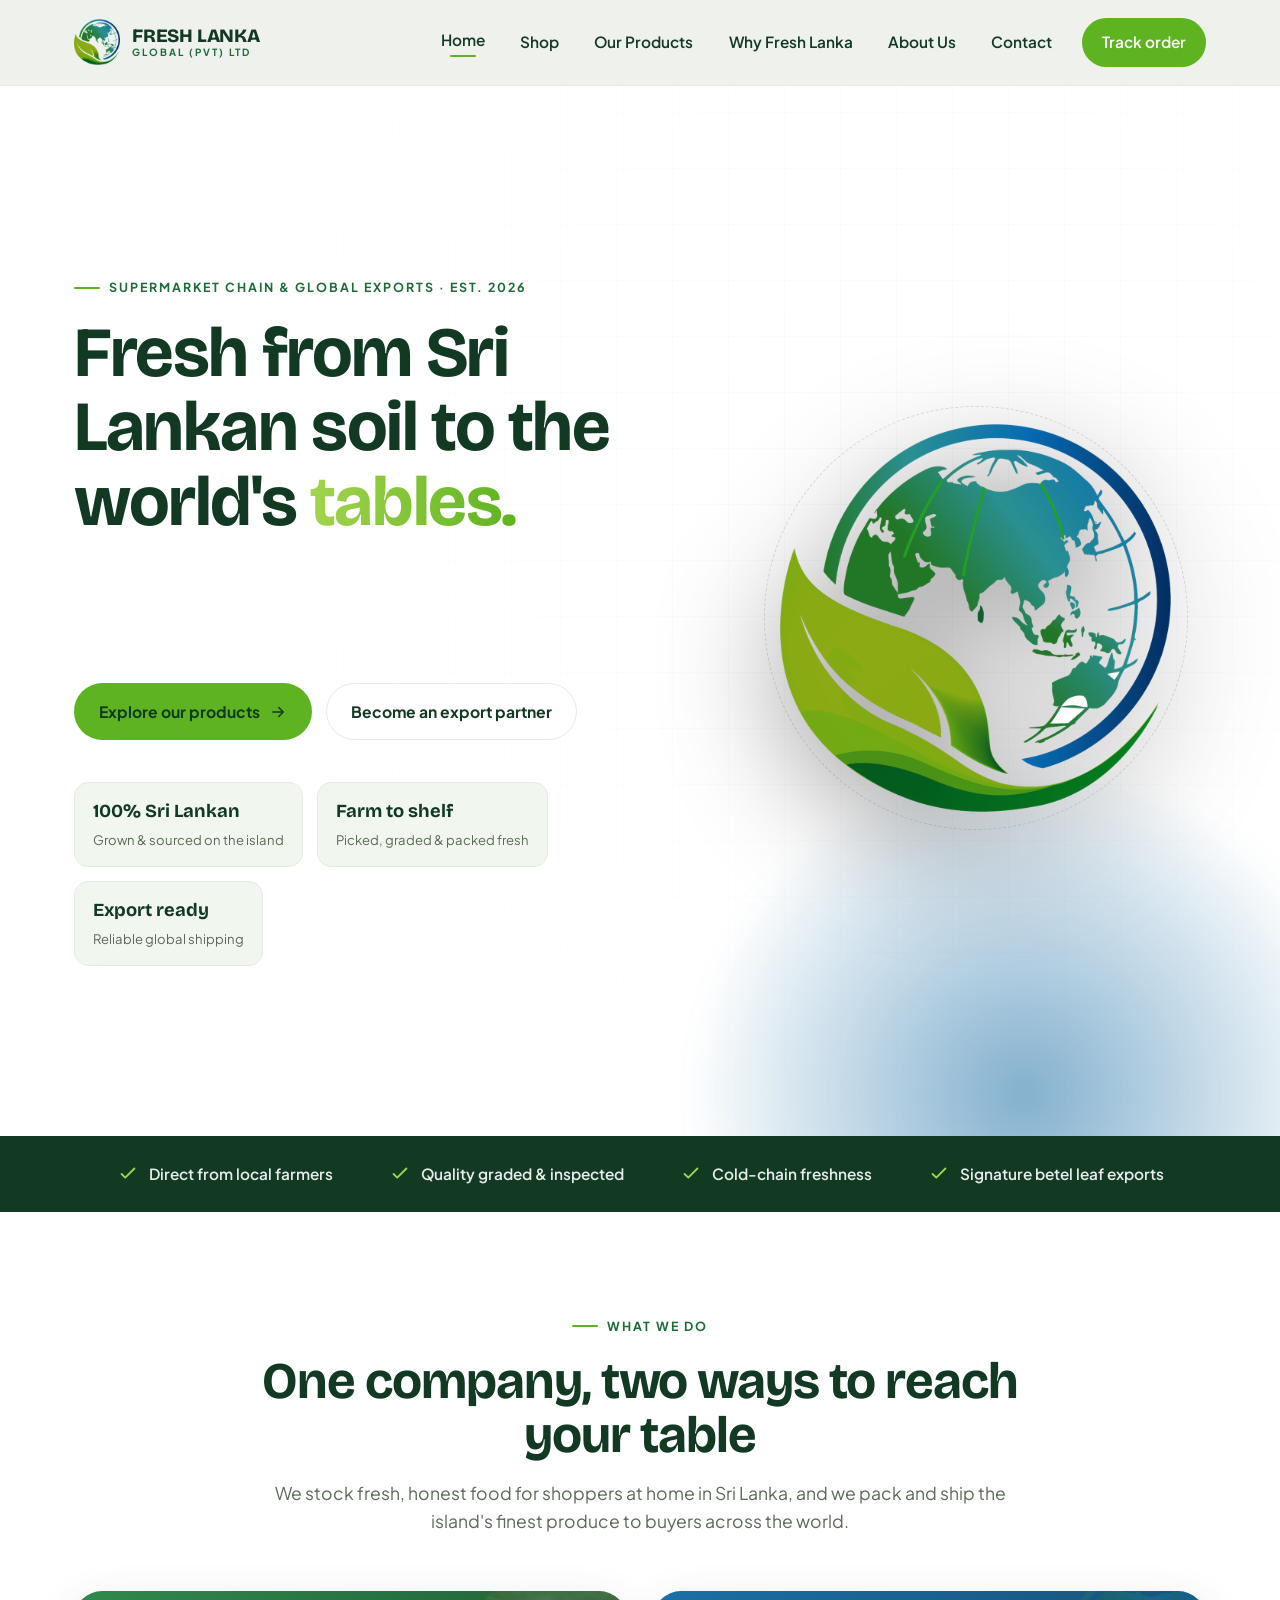
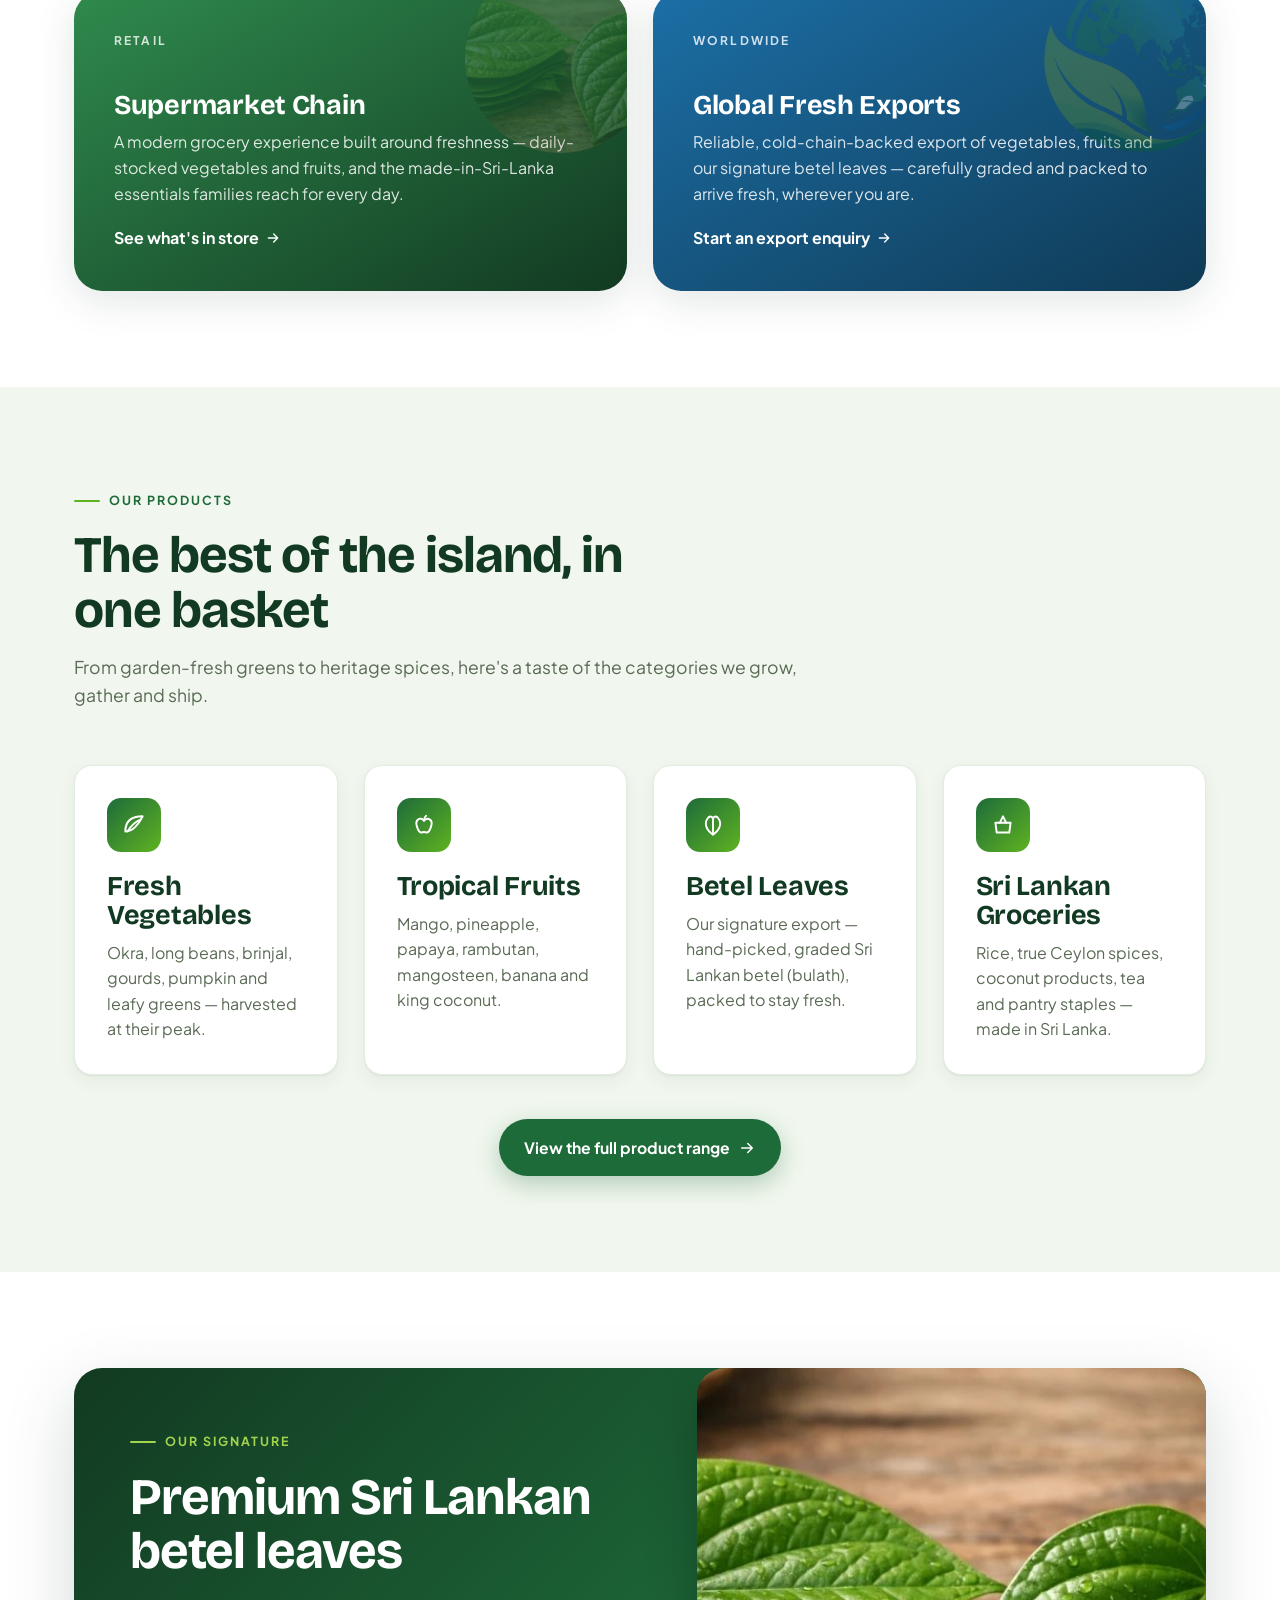
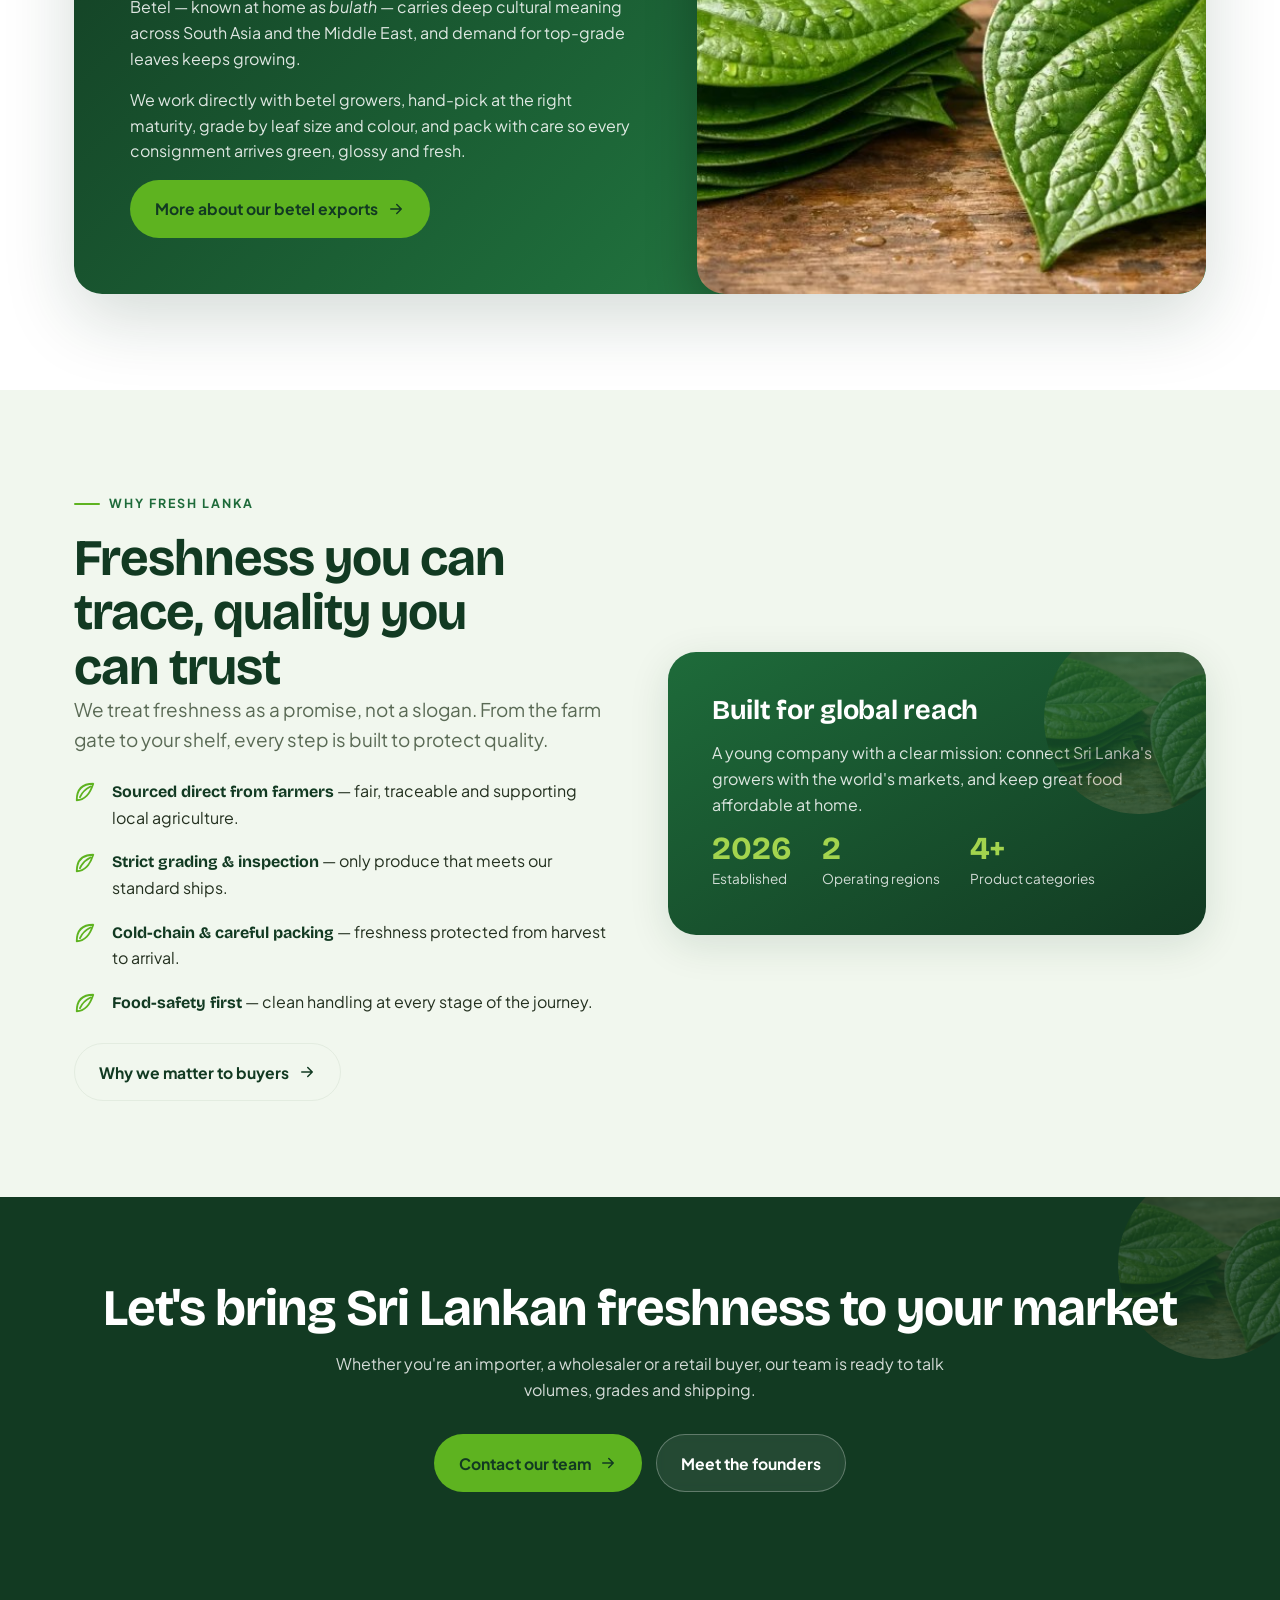
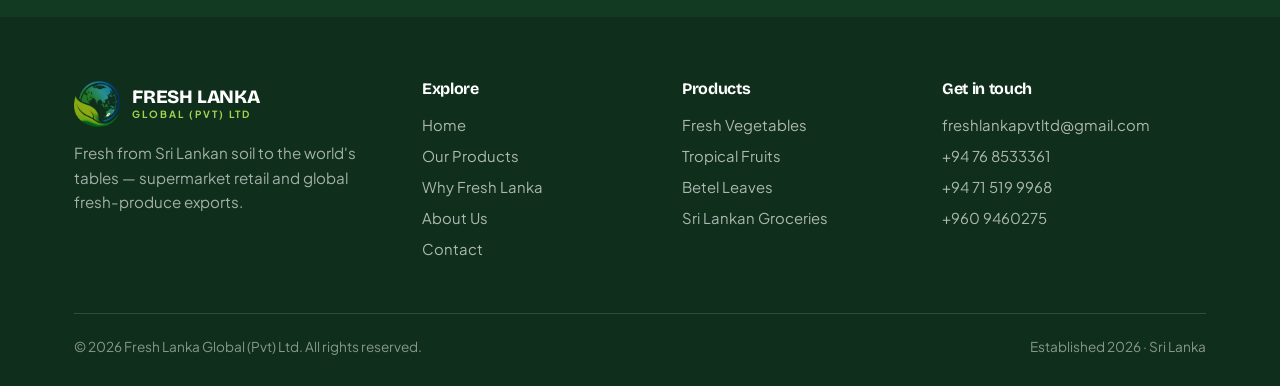
<file: index.html>
<!DOCTYPE html>
<html lang="en">
<head>
<script>document.documentElement.className+=' js'</script>
<meta charset="UTF-8">
<meta name="viewport" content="width=device-width, initial-scale=1.0">
<title>Fresh Lanka Global (Pvt) Ltd — Fresh from Sri Lanka to the World</title>
<meta name="description" content="Fresh Lanka Global (Pvt) Ltd is a Sri Lankan supermarket chain and global exporter of fresh vegetables, fruits, premium betel leaves and locally made groceries.">
<link rel="icon" href="assets/emblem.png">
<link rel="preconnect" href="https://fonts.googleapis.com">
<link rel="preconnect" href="https://fonts.gstatic.com" crossorigin>
<link href="https://fonts.googleapis.com/css2?family=Bricolage+Grotesque:opsz,wght@12..96,600;12..96,700;12..96,800&family=Plus+Jakarta+Sans:wght@400;500;600;700&display=swap" rel="stylesheet">
<link rel="stylesheet" href="styles.css">
<link rel="canonical" href="https://freshlankaglobal.com/">
<meta name="robots" content="index, follow">
<meta name="theme-color" content="#123a22">
<meta name="author" content="Fresh Lanka Global (Pvt) Ltd">
<meta property="og:type" content="website">
<meta property="og:site_name" content="Fresh Lanka Global (Pvt) Ltd">
<meta property="og:title" content="Fresh Lanka Global (Pvt) Ltd — Fresh from Sri Lanka to the World">
<meta property="og:description" content="Fresh Lanka Global (Pvt) Ltd is a Sri Lankan supermarket chain and global exporter of fresh vegetables, fruits, premium betel leaves and locally made groceries.">
<meta property="og:url" content="https://freshlankaglobal.com/">
<meta property="og:image" content="https://freshlankaglobal.com/assets/emblem.png">
<meta name="twitter:card" content="summary_large_image">
<meta name="twitter:title" content="Fresh Lanka Global (Pvt) Ltd — Fresh from Sri Lanka to the World">
<meta name="twitter:description" content="Fresh Lanka Global (Pvt) Ltd is a Sri Lankan supermarket chain and global exporter of fresh vegetables, fruits, premium betel leaves and locally made groceries.">
<meta name="twitter:image" content="https://freshlankaglobal.com/assets/emblem.png">
<script type="application/ld+json">{"@context": "https://schema.org", "@type": "Organization", "name": "Fresh Lanka Global (Pvt) Ltd", "url": "https://freshlankaglobal.com/", "logo": "https://freshlankaglobal.com/assets/emblem.png", "description": "Fresh Lanka Global (Pvt) Ltd is a Sri Lankan supermarket chain and global exporter of fresh vegetables, fruits, premium betel leaves and locally made groceries.", "foundingDate": "2026", "email": "freshlankapvtltd@gmail.com", "areaServed": ["LK", "MV"], "contactPoint": [{"@type": "ContactPoint", "telephone": "+94768533361", "contactType": "sales", "areaServed": "LK"}, {"@type": "ContactPoint", "telephone": "+9609460275", "contactType": "sales", "areaServed": "MV"}]}</script>
</head>
<body>

<header class="site-header over-dark">
  <div class="container">
    <a class="brand" href="index.html">
      <img src="assets/emblem.png" alt="Fresh Lanka emblem">
      <div class="brand-text"><b>FRESH LANKA</b><span>Global (Pvt) Ltd</span></div>
    </a>
    <button class="nav-toggle"><span></span><span></span><span></span></button>
    <nav class="nav">
      <a href="index.html" class="active">Home</a>
      <a href="shop.html">Shop</a>
      <a href="products.html">Our Products</a>
      <a href="quality.html">Why Fresh Lanka</a>
      <a href="about.html">About Us</a>
      <a href="contact.html">Contact</a>
      <a href="track.html" class="btn btn--leaf">Track order</a>
    </nav>
  </div>
</header>

<!-- HERO -->
<section class="hero">
  <div class="hero-grid"></div>
  <div class="container">
    <div class="hero-grid-cols">
      <div>
        <span class="eyebrow">Supermarket Chain &amp; Global Exports · Est. 2026</span>
        <h1>Fresh from Sri Lankan&nbsp;soil to the world's&nbsp;<em>tables.</em></h1>
        <p class="sub">Fresh Lanka Global (Pvt) Ltd brings island-grown vegetables, fruits, premium betel leaves and everyday groceries to homes across Sri Lanka — and to importers around the globe.</p>
        <div class="hero-cta">
          <a href="products.html" class="btn btn--leaf">Explore our products
            <svg viewBox="0 0 24 24" fill="none" stroke="currentColor" stroke-width="2" stroke-linecap="round" stroke-linejoin="round"><path d="M5 12h14M13 6l6 6-6 6"/></svg></a>
          <a href="contact.html" class="btn btn--on-dark">Become an export partner</a>
        </div>
        <div class="hero-stats">
          <div class="stat"><b>100% Sri Lankan</b><span>Grown &amp; sourced on the island</span></div>
          <div class="stat"><b>Farm to shelf</b><span>Picked, graded &amp; packed fresh</span></div>
          <div class="stat"><b>Export ready</b><span>Reliable global shipping</span></div>
        </div>
      </div>
      <div class="hero-emblem">
        <div class="ring"></div>
        <img src="assets/emblem.png" alt="Fresh Lanka globe and leaf emblem">
      </div>
    </div>
  </div>
</section>

<!-- TRUST -->
<div class="trust">
  <div class="container">
    <div class="item"><svg viewBox="0 0 24 24" fill="none" stroke="currentColor" stroke-width="2" stroke-linecap="round" stroke-linejoin="round"><path d="m5 12 4 4 10-10"/></svg> Direct from local farmers</div>
    <div class="item"><svg viewBox="0 0 24 24" fill="none" stroke="currentColor" stroke-width="2" stroke-linecap="round" stroke-linejoin="round"><path d="m5 12 4 4 10-10"/></svg> Quality graded &amp; inspected</div>
    <div class="item"><svg viewBox="0 0 24 24" fill="none" stroke="currentColor" stroke-width="2" stroke-linecap="round" stroke-linejoin="round"><path d="m5 12 4 4 10-10"/></svg> Cold-chain freshness</div>
    <div class="item"><svg viewBox="0 0 24 24" fill="none" stroke="currentColor" stroke-width="2" stroke-linecap="round" stroke-linejoin="round"><path d="m5 12 4 4 10-10"/></svg> Signature betel leaf exports</div>
  </div>
</div>

<!-- WHAT WE DO -->
<section class="section">
  <div class="container">
    <div class="section-head center reveal">
      <span class="eyebrow eyebrow--center">What we do</span>
      <h2>One company, two ways to reach your&nbsp;table</h2>
      <p>We stock fresh, honest food for shoppers at home in Sri Lanka, and we pack and ship the island's finest produce to buyers across the world.</p>
    </div>
    <div class="grid grid-2">
      <div class="pillar pillar--retail reveal">
        <img class="pillar-photo" src="assets/betel.jpg" alt="" aria-hidden="true">
        <span class="tag">Retail</span>
        <h3>Supermarket Chain</h3>
        <p>A modern grocery experience built around freshness — daily-stocked vegetables and fruits, and the made-in-Sri-Lanka essentials families reach for every day.</p>
        <a href="products.html">See what's in store
          <svg viewBox="0 0 24 24" fill="none" stroke="currentColor" stroke-width="2" stroke-linecap="round" stroke-linejoin="round"><path d="M5 12h14M13 6l6 6-6 6"/></svg></a>
      </div>
      <div class="pillar pillar--export reveal" data-d="1">
        <img class="pillar-photo" src="assets/emblem.png" alt="" aria-hidden="true">
        <span class="tag">Worldwide</span>
        <h3>Global Fresh Exports</h3>
        <p>Reliable, cold-chain-backed export of vegetables, fruits and our signature betel leaves — carefully graded and packed to arrive fresh, wherever you are.</p>
        <a href="contact.html">Start an export enquiry
          <svg viewBox="0 0 24 24" fill="none" stroke="currentColor" stroke-width="2" stroke-linecap="round" stroke-linejoin="round"><path d="M5 12h14M13 6l6 6-6 6"/></svg></a>
      </div>
    </div>
  </div>
</section>

<!-- PRODUCT PREVIEW -->
<section class="section" style="background:var(--paper-2)">
  <div class="container">
    <div class="section-head reveal">
      <span class="eyebrow">Our products</span>
      <h2>The best of the island, in one&nbsp;basket</h2>
      <p>From garden-fresh greens to heritage spices, here's a taste of the categories we grow, gather and ship.</p>
    </div>
    <div class="grid grid-4">
      <div class="card reveal">
        <div class="ic"><svg viewBox="0 0 24 24" fill="none" stroke="currentColor" stroke-width="1.8" stroke-linecap="round" stroke-linejoin="round"><path d="M20 4C9 4 4 9 4 18c0 0 5 0 9-4 4-4 7-10 7-10z"/><path d="M6 18C9 13 13 9 18 7"/></svg></div>
        <h3>Fresh Vegetables</h3>
        <p>Okra, long beans, brinjal, gourds, pumpkin and leafy greens — harvested at their peak.</p>
      </div>
      <div class="card reveal" data-d="1">
        <div class="ic"><svg viewBox="0 0 24 24" fill="none" stroke="currentColor" stroke-width="1.8" stroke-linecap="round" stroke-linejoin="round"><path d="M12 8c-1.5-2-4-2.5-5.5-1C5 8 4.5 10.5 5.5 13.5 6.3 16 8 19 9.5 19c1 0 1.5-.6 2.5-.6s1.5.6 2.5.6c1.5 0 3.2-3 4-5.5 1-3 .5-5.5-1-6.5C16 6 14 6 12 8z"/><path d="M12 8c0-2 .5-3.5 2-4.5"/></svg></div>
        <h3>Tropical Fruits</h3>
        <p>Mango, pineapple, papaya, rambutan, mangosteen, banana and king coconut.</p>
      </div>
      <div class="card reveal" data-d="2">
        <div class="ic"><svg viewBox="0 0 24 24" fill="none" stroke="currentColor" stroke-width="1.8" stroke-linecap="round" stroke-linejoin="round"><path d="M12 21C5 16 4 10 7 6c2-3 5-2 5 1 0-3 3-4 5-1 3 4 2 10-5 15z"/><path d="M12 8v11"/></svg></div>
        <h3>Betel Leaves</h3>
        <p>Our signature export — hand-picked, graded Sri Lankan betel (bulath), packed to stay fresh.</p>
      </div>
      <div class="card reveal" data-d="3">
        <div class="ic"><svg viewBox="0 0 24 24" fill="none" stroke="currentColor" stroke-width="1.8" stroke-linecap="round" stroke-linejoin="round"><path d="M5 10h14l-1.2 9H6.2z"/><path d="M9 10 12 4l3 6"/></svg></div>
        <h3>Sri Lankan Groceries</h3>
        <p>Rice, true Ceylon spices, coconut products, tea and pantry staples — made in Sri Lanka.</p>
      </div>
    </div>
    <div class="center reveal" style="margin-top:44px">
      <a href="products.html" class="btn btn--primary">View the full product range
        <svg viewBox="0 0 24 24" fill="none" stroke="currentColor" stroke-width="2" stroke-linecap="round" stroke-linejoin="round"><path d="M5 12h14M13 6l6 6-6 6"/></svg></a>
    </div>
  </div>
</section>

<!-- BETEL SPOTLIGHT -->
<section class="section">
  <div class="container">
    <div class="spotlight reveal">
      <div class="spotlight-body">
        <span class="eyebrow">Our signature</span>
        <h2>Premium Sri Lankan betel leaves</h2>
        <p>Betel — known at home as <em>bulath</em> — carries deep cultural meaning across South Asia and the Middle East, and demand for top-grade leaves keeps growing.</p>
        <p>We work directly with betel growers, hand-pick at the right maturity, grade by leaf size and colour, and pack with care so every consignment arrives green, glossy and fresh.</p>
        <a href="products.html" class="btn btn--leaf">More about our betel exports
          <svg viewBox="0 0 24 24" fill="none" stroke="currentColor" stroke-width="2" stroke-linecap="round" stroke-linejoin="round"><path d="M5 12h14M13 6l6 6-6 6"/></svg></a>
      </div>
      <div class="spotlight-art">
        <img src="assets/betel-hero.jpg" alt="Fresh premium Sri Lankan betel leaves">
      </div>
    </div>
  </div>
</section>

<!-- WHY TEASER -->
<section class="section" style="background:var(--paper-2)">
  <div class="container">
    <div class="split">
      <div class="reveal">
        <span class="eyebrow">Why Fresh Lanka</span>
        <h2>Freshness you can trace, quality you can&nbsp;trust</h2>
        <p class="lead" style="margin-bottom:24px">We treat freshness as a promise, not a slogan. From the farm gate to your shelf, every step is built to protect quality.</p>
        <ul class="leaf-list">
          <li><strong>Sourced direct from farmers</strong> — fair, traceable and supporting local agriculture.</li>
          <li><strong>Strict grading &amp; inspection</strong> — only produce that meets our standard ships.</li>
          <li><strong>Cold-chain &amp; careful packing</strong> — freshness protected from harvest to arrival.</li>
          <li><strong>Food-safety first</strong> — clean handling at every stage of the journey.</li>
        </ul>
        <a href="quality.html" class="btn btn--ghost" style="margin-top:28px">Why we matter to buyers
          <svg viewBox="0 0 24 24" fill="none" stroke="currentColor" stroke-width="2" stroke-linecap="round" stroke-linejoin="round"><path d="M5 12h14M13 6l6 6-6 6"/></svg></a>
      </div>
      <div class="panel reveal" data-d="1">
        <img class="pillar-photo" src="assets/betel.jpg" alt="" aria-hidden="true">
        <h3>Built for global reach</h3>
        <p style="color:rgba(255,255,255,.85)">A young company with a clear mission: connect Sri Lanka's growers with the world's markets, and keep great food affordable at home.</p>
        <div class="stat-row">
          <div><b>2026</b><span>Established</span></div>
          <div><b>2</b><span>Operating regions</span></div>
          <div><b>4+</b><span>Product categories</span></div>
        </div>
      </div>
    </div>
  </div>
</section>

<!-- CTA -->
<section class="cta-band">
  <img class="pillar-photo" src="assets/betel.jpg" alt="" aria-hidden="true">
  <div class="container reveal">
    <h2>Let's bring Sri Lankan freshness to your&nbsp;market</h2>
    <p>Whether you're an importer, a wholesaler or a retail buyer, our team is ready to talk volumes, grades and shipping.</p>
    <div class="hero-cta">
      <a href="contact.html" class="btn btn--leaf">Contact our team
        <svg viewBox="0 0 24 24" fill="none" stroke="currentColor" stroke-width="2" stroke-linecap="round" stroke-linejoin="round"><path d="M5 12h14M13 6l6 6-6 6"/></svg></a>
      <a href="about.html" class="btn btn--on-dark">Meet the founders</a>
    </div>
  </div>
</section>

<!-- FOOTER -->
<footer class="site-footer">
  <div class="container">
    <div class="footer-grid">
      <div>
        <div class="brand">
          <img src="assets/emblem.png" alt="" width="46" height="46" style="border-radius:12px">
          <div class="brand-text"><b>FRESH LANKA</b><span>Global (Pvt) Ltd</span></div>
        </div>
        <p>Fresh from Sri Lankan soil to the world's tables — supermarket retail and global fresh-produce exports.</p>
      </div>
      <div class="footer-col">
        <h4>Explore</h4>
        <a href="index.html">Home</a>
        <a href="products.html">Our Products</a>
        <a href="quality.html">Why Fresh Lanka</a>
        <a href="about.html">About Us</a>
        <a href="contact.html">Contact</a>
      </div>
      <div class="footer-col">
        <h4>Products</h4>
        <a href="products.html">Fresh Vegetables</a>
        <a href="products.html">Tropical Fruits</a>
        <a href="products.html">Betel Leaves</a>
        <a href="products.html">Sri Lankan Groceries</a>
      </div>
      <div class="footer-col">
        <h4>Get in touch</h4>
        <a href="mailto:freshlankapvtltd@gmail.com">freshlankapvtltd@gmail.com</a>
        <a href="tel:+94768533361">+94 76 8533361</a>
        <a href="tel:+94715199968">+94 71 519 9968</a>
        <a href="tel:+9609460275">+960 9460275</a>
      </div>
    </div>
    <div class="footer-bottom">
      <span>© <span id="year">2026</span> Fresh Lanka Global (Pvt) Ltd. All rights reserved.</span>
      <span>Established 2026 · Sri Lanka</span>
    </div>
  </div>
</footer>

<script src="script.js"></script>
</body>
</html>
</file>
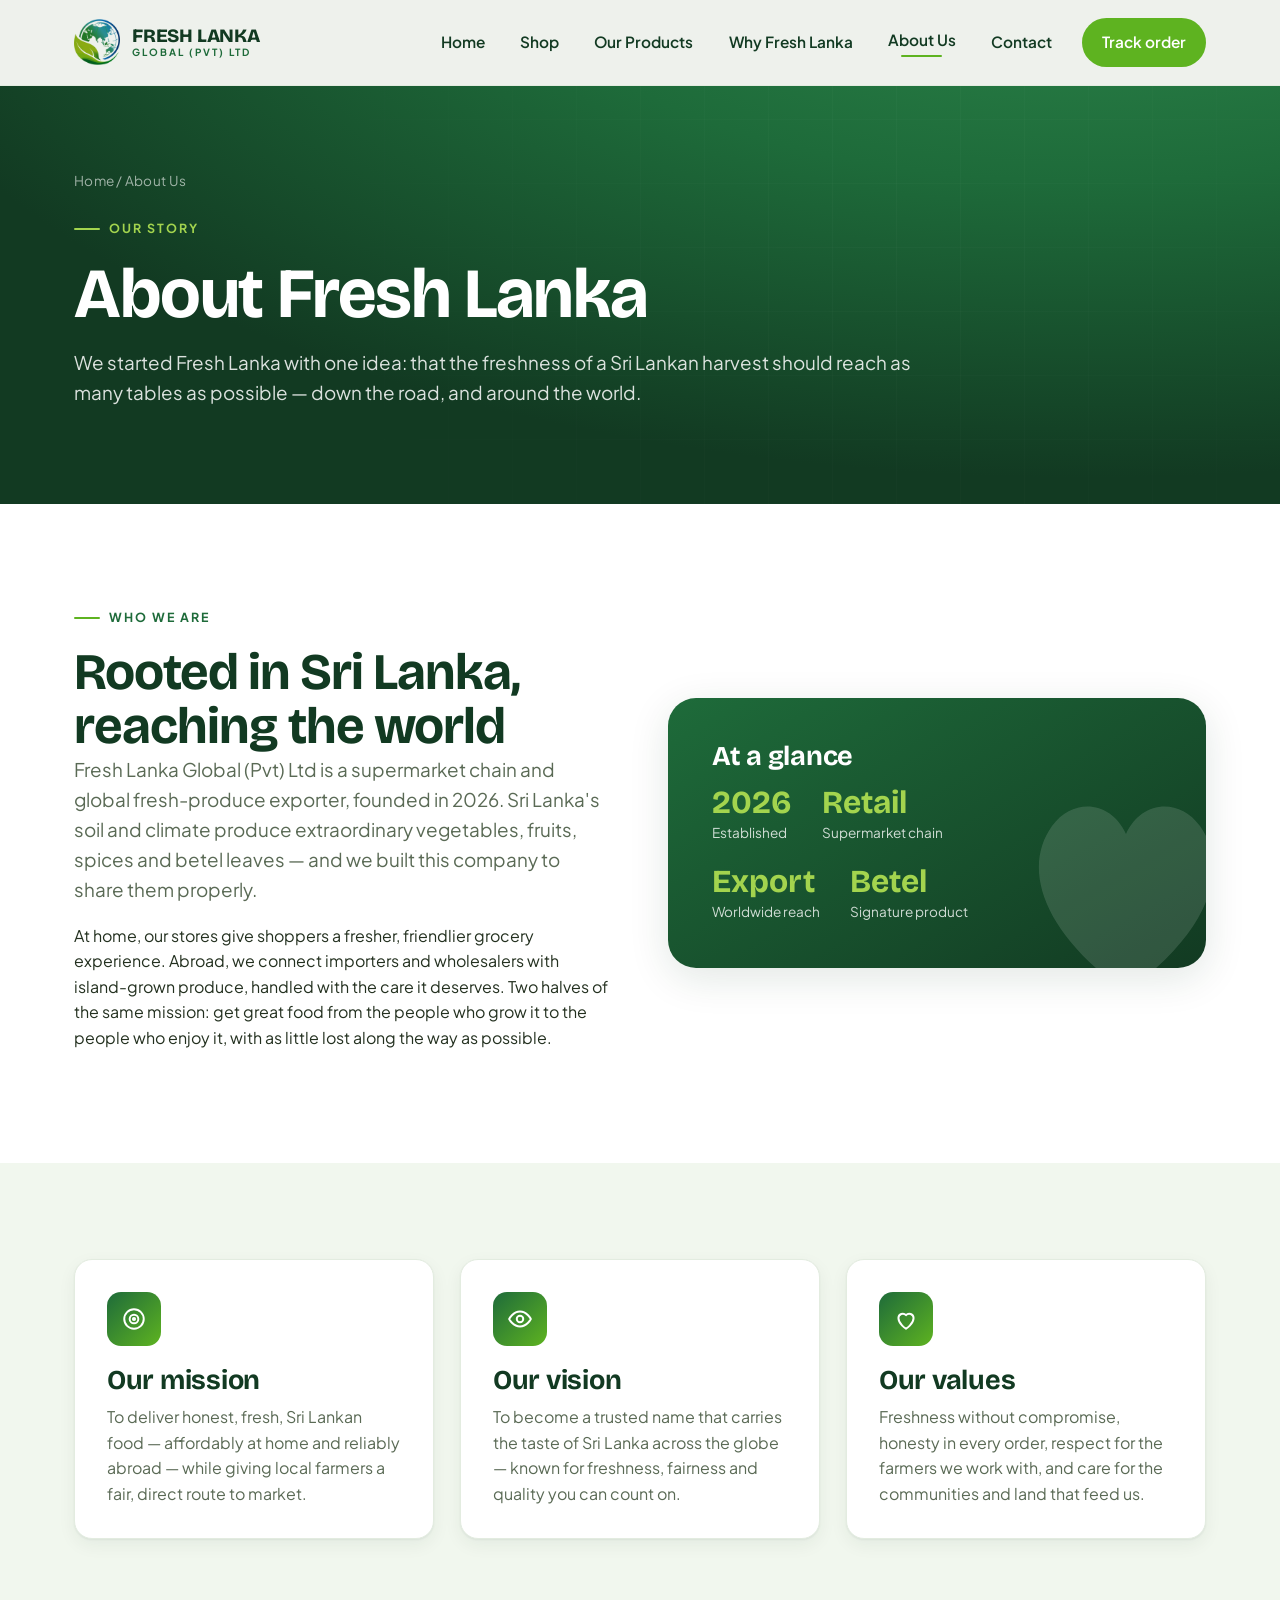
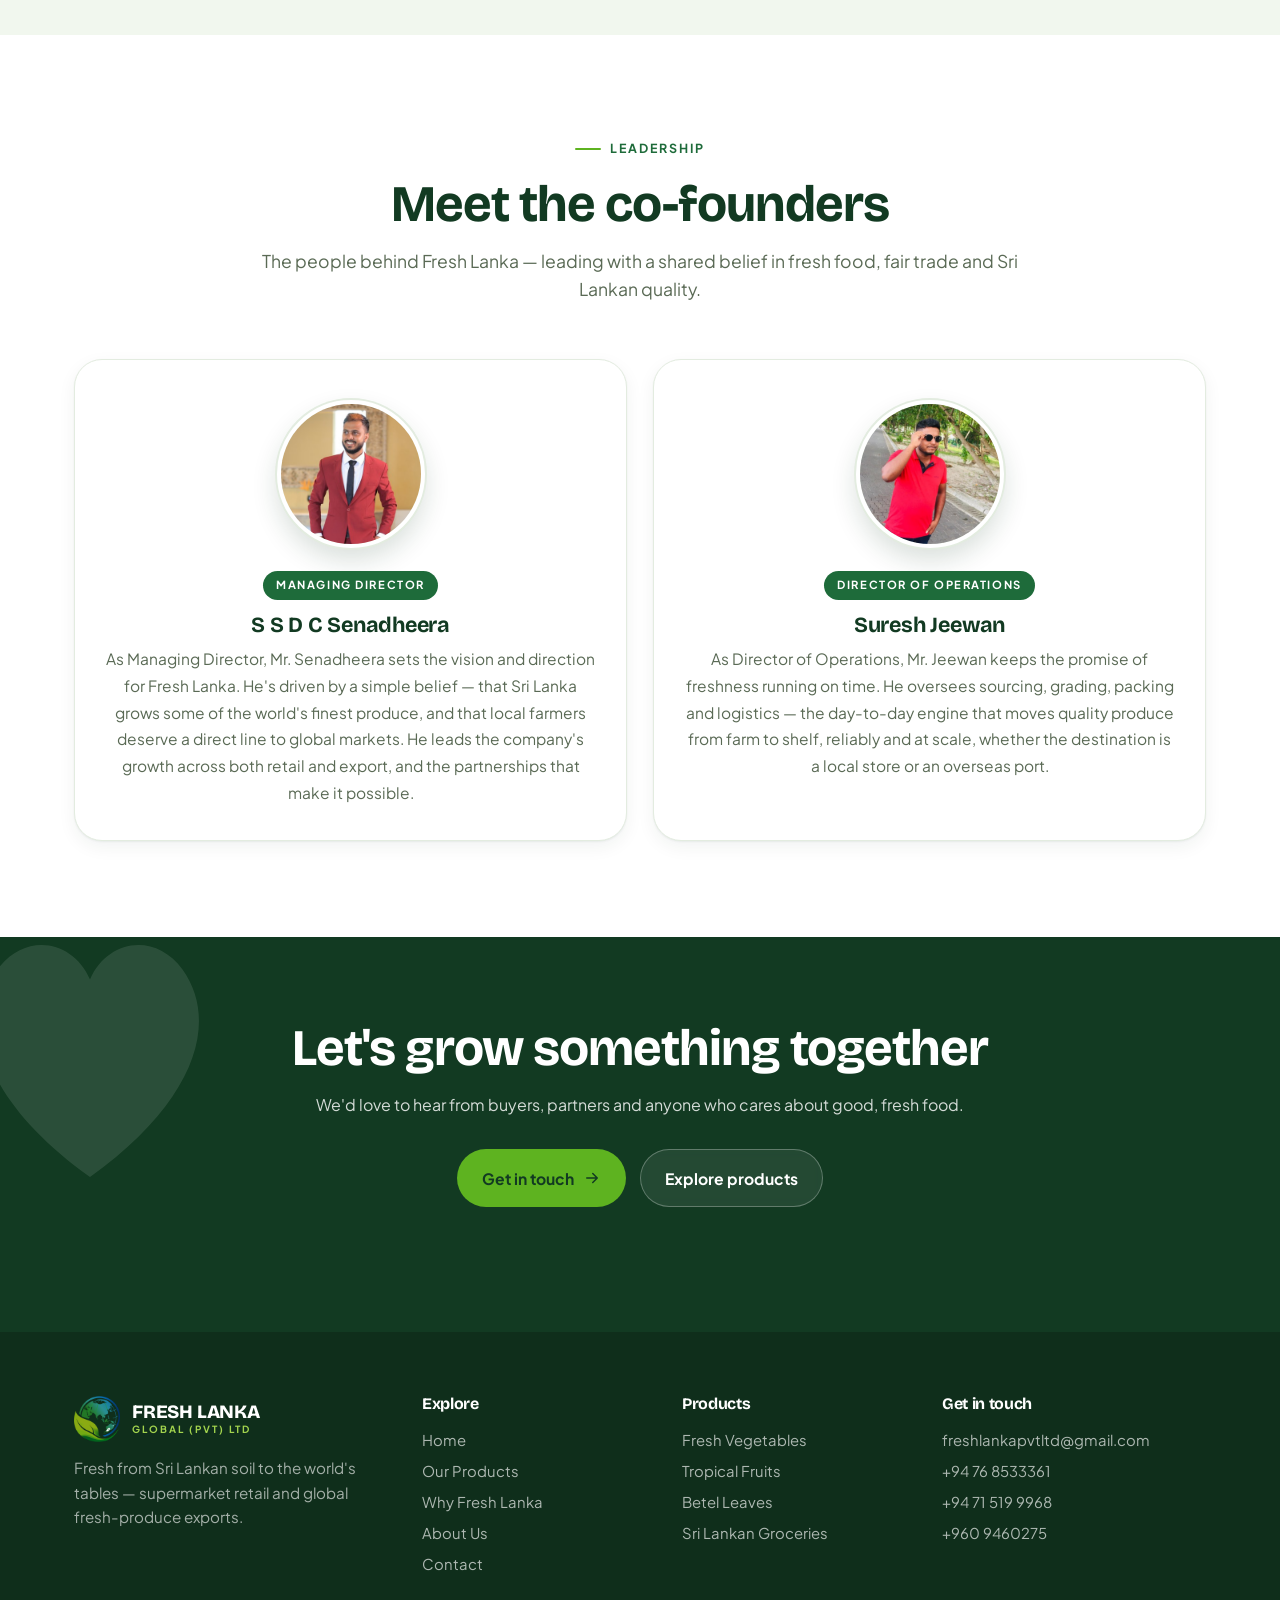
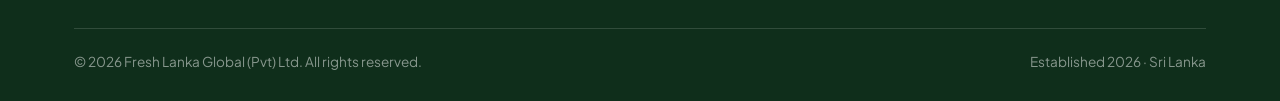
<file: about.html>
<!DOCTYPE html>
<html lang="en">
<head>
<script>document.documentElement.className+=' js'</script>
<meta charset="UTF-8">
<meta name="viewport" content="width=device-width, initial-scale=1.0">
<title>About Us — Fresh Lanka Global (Pvt) Ltd</title>
<meta name="description" content="The story, mission and leadership of Fresh Lanka Global (Pvt) Ltd — a Sri Lankan supermarket chain and global fresh-produce exporter founded in 2026.">
<link rel="icon" href="assets/emblem.png">
<link rel="preconnect" href="https://fonts.googleapis.com">
<link rel="preconnect" href="https://fonts.gstatic.com" crossorigin>
<link href="https://fonts.googleapis.com/css2?family=Bricolage+Grotesque:opsz,wght@12..96,600;12..96,700;12..96,800&family=Plus+Jakarta+Sans:wght@400;500;600;700&display=swap" rel="stylesheet">
<link rel="stylesheet" href="styles.css">
<link rel="canonical" href="https://freshlankaglobal.com/about.html">
<meta name="robots" content="index, follow">
<meta name="theme-color" content="#123a22">
<meta name="author" content="Fresh Lanka Global (Pvt) Ltd">
<meta property="og:type" content="website">
<meta property="og:site_name" content="Fresh Lanka Global (Pvt) Ltd">
<meta property="og:title" content="About Us — Fresh Lanka Global (Pvt) Ltd">
<meta property="og:description" content="The story, mission and leadership of Fresh Lanka Global (Pvt) Ltd — a Sri Lankan supermarket chain and global fresh-produce exporter founded in 2026.">
<meta property="og:url" content="https://freshlankaglobal.com/about.html">
<meta property="og:image" content="https://freshlankaglobal.com/assets/emblem.png">
<meta name="twitter:card" content="summary_large_image">
<meta name="twitter:title" content="About Us — Fresh Lanka Global (Pvt) Ltd">
<meta name="twitter:description" content="The story, mission and leadership of Fresh Lanka Global (Pvt) Ltd — a Sri Lankan supermarket chain and global fresh-produce exporter founded in 2026.">
<meta name="twitter:image" content="https://freshlankaglobal.com/assets/emblem.png">
</head>
<body>

<header class="site-header over-dark">
  <div class="container">
    <a class="brand" href="index.html">
      <img src="assets/emblem.png" alt="Fresh Lanka emblem">
      <div class="brand-text"><b>FRESH LANKA</b><span>Global (Pvt) Ltd</span></div>
    </a>
    <button class="nav-toggle"><span></span><span></span><span></span></button>
    <nav class="nav">
      <a href="index.html">Home</a>
      <a href="shop.html">Shop</a>
      <a href="products.html">Our Products</a>
      <a href="quality.html">Why Fresh Lanka</a>
      <a href="about.html" class="active">About Us</a>
      <a href="contact.html">Contact</a>
      <a href="track.html" class="btn btn--leaf">Track order</a>
    </nav>
  </div>
</header>

<section class="page-hero">
  <div class="hero-grid"></div>
  <div class="container">
    <div class="crumbs"><a href="index.html">Home</a> / About Us</div>
    <span class="eyebrow">Our story</span>
    <h1>About Fresh Lanka</h1>
    <p>We started Fresh Lanka with one idea: that the freshness of a Sri Lankan harvest should reach as many tables as possible — down the road, and around the world.</p>
  </div>
</section>

<!-- STORY -->
<section class="section">
  <div class="container">
    <div class="split">
      <div class="reveal">
        <span class="eyebrow">Who we are</span>
        <h2>Rooted in Sri Lanka, reaching the&nbsp;world</h2>
        <p class="lead" style="margin-bottom:18px">Fresh Lanka Global (Pvt) Ltd is a supermarket chain and global fresh-produce exporter, founded in 2026. Sri Lanka's soil and climate produce extraordinary vegetables, fruits, spices and betel leaves — and we built this company to share them properly.</p>
        <p>At home, our stores give shoppers a fresher, friendlier grocery experience. Abroad, we connect importers and wholesalers with island-grown produce, handled with the care it deserves. Two halves of the same mission: get great food from the people who grow it to the people who enjoy it, with as little lost along the way as possible.</p>
      </div>
      <div class="panel reveal" data-d="1">
        <svg class="big-leaf" viewBox="0 0 120 120" fill="currentColor" aria-hidden="true"><path d="M60 112C18 82 8 50 23 29 34 14 53 17 60 33 67 17 86 14 97 29 112 50 102 82 60 112Z"/></svg>
        <h3>At a glance</h3>
        <div class="stat-row" style="margin-top:6px">
          <div><b>2026</b><span>Established</span></div>
          <div><b>Retail</b><span>Supermarket chain</span></div>
        </div>
        <div class="stat-row" style="margin-top:22px">
          <div><b>Export</b><span>Worldwide reach</span></div>
          <div><b>Betel</b><span>Signature product</span></div>
        </div>
      </div>
    </div>
  </div>
</section>

<!-- MISSION / VISION / VALUES -->
<section class="section" style="background:var(--paper-2)">
  <div class="container">
    <div class="grid grid-3">
      <div class="card reveal">
        <div class="ic"><svg viewBox="0 0 24 24" fill="none" stroke="currentColor" stroke-width="1.8" stroke-linecap="round" stroke-linejoin="round"><circle cx="12" cy="12" r="9"/><circle cx="12" cy="12" r="4"/><circle cx="12" cy="12" r="1"/></svg></div>
        <h3>Our mission</h3>
        <p>To deliver honest, fresh, Sri Lankan food — affordably at home and reliably abroad — while giving local farmers a fair, direct route to market.</p>
      </div>
      <div class="card reveal" data-d="1">
        <div class="ic"><svg viewBox="0 0 24 24" fill="none" stroke="currentColor" stroke-width="1.8" stroke-linecap="round" stroke-linejoin="round"><path d="M2 12s3.5-7 10-7 10 7 10 7-3.5 7-10 7-10-7-10-7z"/><circle cx="12" cy="12" r="3"/></svg></div>
        <h3>Our vision</h3>
        <p>To become a trusted name that carries the taste of Sri Lanka across the globe — known for freshness, fairness and quality you can count on.</p>
      </div>
      <div class="card reveal" data-d="2">
        <div class="ic"><svg viewBox="0 0 24 24" fill="none" stroke="currentColor" stroke-width="1.8" stroke-linecap="round" stroke-linejoin="round"><path d="M12 21s-7-4.5-7-10a4 4 0 0 1 7-2.5A4 4 0 0 1 19 11c0 5.5-7 10-7 10z"/></svg></div>
        <h3>Our values</h3>
        <p>Freshness without compromise, honesty in every order, respect for the farmers we work with, and care for the communities and land that feed us.</p>
      </div>
    </div>
  </div>
</section>

<!-- FOUNDERS -->
<section class="section">
  <div class="container">
    <div class="section-head center reveal">
      <span class="eyebrow eyebrow--center">Leadership</span>
      <h2>Meet the co-founders</h2>
      <p>The people behind Fresh Lanka — leading with a shared belief in fresh food, fair trade and Sri Lankan quality.</p>
    </div>
    <div class="grid grid-2">
      <div class="founder reveal">
        <div class="photo"><img src="assets/senadheera.png" alt="S S D C Senadheera, Managing Director of Fresh Lanka"></div>
        <div class="founder-body">
          <span class="role">Managing Director</span>
          <h3>S S D C Senadheera</h3>
          <p>As Managing Director, Mr. Senadheera sets the vision and direction for Fresh Lanka. He's driven by a simple belief — that Sri Lanka grows some of the world's finest produce, and that local farmers deserve a direct line to global markets. He leads the company's growth across both retail and export, and the partnerships that make it possible.</p>
        </div>
      </div>
      <div class="founder reveal" data-d="1">
        <div class="photo"><img src="assets/suresh.png" alt="Suresh Jeewan, Director of Operations at Fresh Lanka"></div>
        <div class="founder-body">
          <span class="role">Director of Operations</span>
          <h3>Suresh Jeewan</h3>
          <p>As Director of Operations, Mr. Jeewan keeps the promise of freshness running on time. He oversees sourcing, grading, packing and logistics — the day-to-day engine that moves quality produce from farm to shelf, reliably and at scale, whether the destination is a local store or an overseas port.</p>
        </div>
      </div>
    </div>
  </div>
</section>

<!-- CTA -->
<section class="cta-band">
  <svg class="big-leaf" viewBox="0 0 120 120" fill="currentColor" aria-hidden="true"><path d="M60 112C18 82 8 50 23 29 34 14 53 17 60 33 67 17 86 14 97 29 112 50 102 82 60 112Z"/></svg>
  <div class="container reveal">
    <h2>Let's grow something&nbsp;together</h2>
    <p>We'd love to hear from buyers, partners and anyone who cares about good, fresh food.</p>
    <div class="hero-cta">
      <a href="contact.html" class="btn btn--leaf">Get in touch
        <svg viewBox="0 0 24 24" fill="none" stroke="currentColor" stroke-width="2" stroke-linecap="round" stroke-linejoin="round"><path d="M5 12h14M13 6l6 6-6 6"/></svg></a>
      <a href="products.html" class="btn btn--on-dark">Explore products</a>
    </div>
  </div>
</section>

<!-- FOOTER -->
<footer class="site-footer">
  <div class="container">
    <div class="footer-grid">
      <div>
        <div class="brand">
          <img src="assets/emblem.png" alt="" width="46" height="46" style="border-radius:12px">
          <div class="brand-text"><b>FRESH LANKA</b><span>Global (Pvt) Ltd</span></div>
        </div>
        <p>Fresh from Sri Lankan soil to the world's tables — supermarket retail and global fresh-produce exports.</p>
      </div>
      <div class="footer-col">
        <h4>Explore</h4>
        <a href="index.html">Home</a>
        <a href="products.html">Our Products</a>
        <a href="quality.html">Why Fresh Lanka</a>
        <a href="about.html">About Us</a>
        <a href="contact.html">Contact</a>
      </div>
      <div class="footer-col">
        <h4>Products</h4>
        <a href="products.html">Fresh Vegetables</a>
        <a href="products.html">Tropical Fruits</a>
        <a href="products.html">Betel Leaves</a>
        <a href="products.html">Sri Lankan Groceries</a>
      </div>
      <div class="footer-col">
        <h4>Get in touch</h4>
        <a href="mailto:freshlankapvtltd@gmail.com">freshlankapvtltd@gmail.com</a>
        <a href="tel:+94768533361">+94 76 8533361</a>
        <a href="tel:+94715199968">+94 71 519 9968</a>
        <a href="tel:+9609460275">+960 9460275</a>
      </div>
    </div>
    <div class="footer-bottom">
      <span>© <span id="year">2026</span> Fresh Lanka Global (Pvt) Ltd. All rights reserved.</span>
      <span>Established 2026 · Sri Lanka</span>
    </div>
  </div>
</footer>

<script src="script.js"></script>
</body>
</html>
</file>
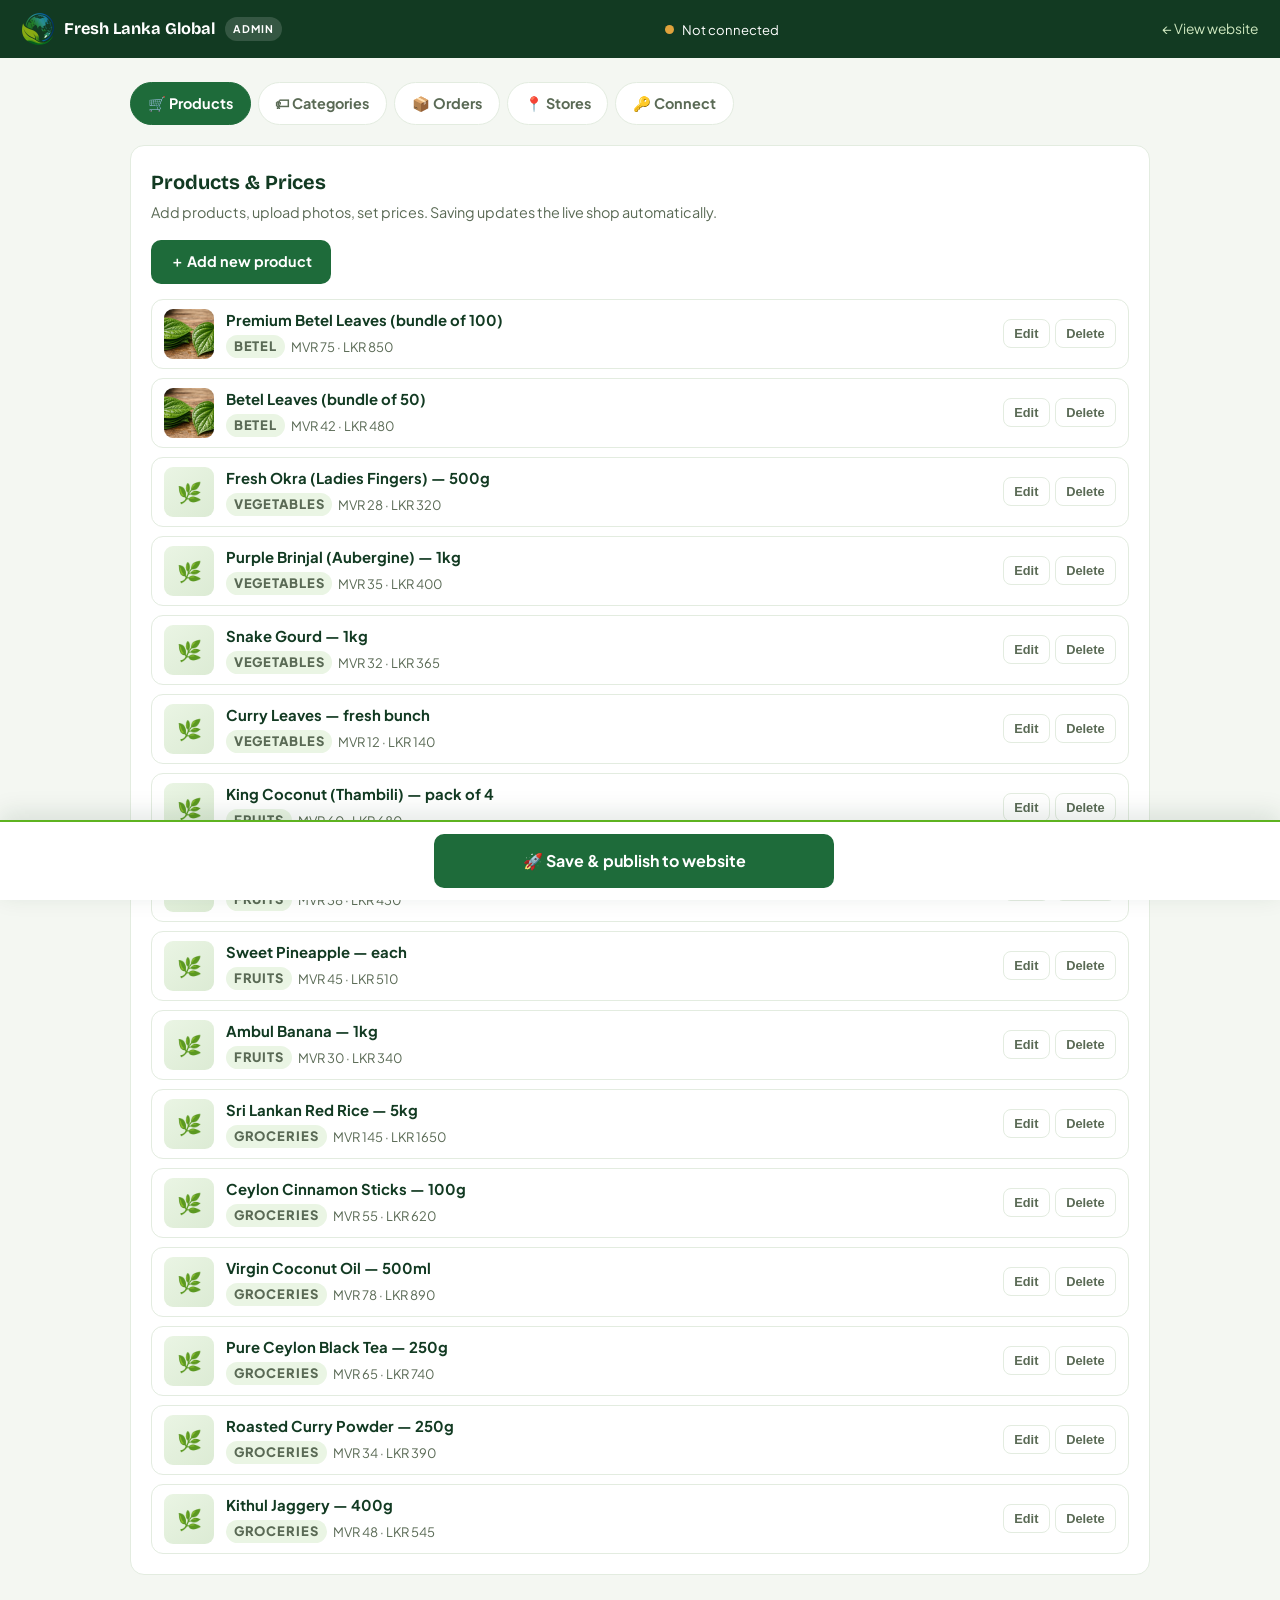
<file: admin.html>
<!DOCTYPE html>
<html lang="en">
<head>
<meta charset="UTF-8">
<meta name="viewport" content="width=device-width, initial-scale=1.0">
<title>Admin Panel — Fresh Lanka Global</title>
<meta name="robots" content="noindex, nofollow">
<link rel="icon" href="assets/emblem.png">
<link href="https://fonts.googleapis.com/css2?family=Bricolage+Grotesque:opsz,wght@12..96,600;12..96,800&family=Plus+Jakarta+Sans:wght@400;500;600;700&display=swap" rel="stylesheet">
<style>
:root{--forest:#123a22;--green:#1e6b3a;--leaf:#5eb320;--ink:#23301f;--muted:#5a6a55;
  --paper:#f4f7f2;--line:#e3ece0;--ff:'Plus Jakarta Sans',system-ui,sans-serif;--ff-d:'Bricolage Grotesque',var(--ff)}
*{box-sizing:border-box;margin:0;padding:0}
body{font-family:var(--ff);background:var(--paper);color:var(--ink);line-height:1.6}
.bar{background:var(--forest);color:#fff;padding:13px 22px;display:flex;align-items:center;justify-content:space-between;
  gap:14px;flex-wrap:wrap;position:sticky;top:0;z-index:20}
.bar .l{display:flex;align-items:center;gap:10px}
.bar img{width:32px;height:32px}
.bar b{font-family:var(--ff-d);font-size:1.02rem}
.tag{background:rgba(255,255,255,.15);font-size:.66rem;font-weight:700;letter-spacing:.1em;text-transform:uppercase;
  padding:.22rem .5rem;border-radius:999px}
.conn{display:flex;align-items:center;gap:8px;font-size:.82rem}
.dot{width:9px;height:9px;border-radius:50%;background:#e0a23c}
.dot.ok{background:#5eb320}
.wrap{max-width:1060px;margin:0 auto;padding:24px 20px 90px}
.tabs{display:flex;gap:7px;margin-bottom:20px;flex-wrap:wrap}
.tab{border:1.5px solid var(--line);background:#fff;color:var(--muted);font:inherit;font-weight:700;font-size:.9rem;
  padding:.55rem 1.05rem;border-radius:999px;cursor:pointer}
.tab.on{background:var(--green);border-color:var(--green);color:#fff}
.panel{display:none}.panel.on{display:block}
.card{background:#fff;border:1px solid var(--line);border-radius:14px;padding:20px;margin-bottom:16px}
h2{font-family:var(--ff-d);font-size:1.25rem;color:var(--forest);margin-bottom:3px}
.sub{color:var(--muted);font-size:.9rem;margin-bottom:16px}
label{display:block;font-size:.72rem;font-weight:700;text-transform:uppercase;letter-spacing:.06em;color:var(--muted);margin-bottom:4px}
input,select,textarea{width:100%;padding:.6rem .78rem;border:1.5px solid var(--line);border-radius:10px;font:inherit;
  font-size:.93rem;background:#fff;color:var(--ink);outline:none}
input:focus,select:focus{border-color:var(--leaf)}
.row{display:grid;grid-template-columns:repeat(auto-fit,minmax(150px,1fr));gap:11px;margin-bottom:11px}
.btn{border:0;background:var(--green);color:#fff;font:inherit;font-weight:700;font-size:.9rem;padding:.65rem 1.2rem;
  border-radius:10px;cursor:pointer}
.btn:hover{background:var(--leaf)}
.btn:disabled{opacity:.55;cursor:not-allowed}
.btn.ghost{background:#fff;color:var(--green);border:1.5px solid var(--line)}
.btn.big{width:100%;padding:.9rem;font-size:1rem}
.plist{display:grid;gap:9px}
.prow{display:flex;align-items:center;gap:12px;background:#fff;border:1px solid var(--line);border-radius:12px;padding:9px 12px}
.thumb{width:50px;height:50px;border-radius:9px;object-fit:cover;flex:none;background:linear-gradient(140deg,#eaf5e4,#dcebd4);
  display:flex;align-items:center;justify-content:center;font-size:1.25rem}
.info{flex:1;min-width:0}
.info b{display:block;font-size:.93rem;color:var(--forest)}
.info span{font-size:.81rem;color:var(--muted)}
.acts{display:flex;gap:5px;flex-wrap:wrap}
.acts button{border:1.5px solid var(--line);background:#fff;border-radius:8px;padding:.36rem .65rem;cursor:pointer;
  font-size:.8rem;font-weight:700;color:var(--muted)}
.acts button:hover{border-color:var(--leaf);color:var(--green)}
.savebar{position:fixed;bottom:0;left:0;right:0;background:#fff;border-top:2px solid var(--leaf);padding:12px 20px;
  box-shadow:0 -6px 24px rgba(18,58,34,.12);display:flex;gap:12px;align-items:center;justify-content:center;z-index:15;flex-wrap:wrap}
.savebar .msg{font-size:.86rem;color:var(--muted)}
.hint{background:#eef6ea;border-left:4px solid var(--leaf);padding:11px 14px;border-radius:9px;font-size:.87rem;margin-bottom:14px}
.hint b{color:var(--forest)}
.warn{background:#fff6e8;border-left:4px solid #e0a23c}
.pill{font-size:.68rem;font-weight:800;text-transform:uppercase;letter-spacing:.07em;padding:.2rem .48rem;
  border-radius:999px;background:#eaf5e4;color:var(--green)}
.cat-chip{display:inline-flex;align-items:center;gap:7px;background:#eaf5e4;color:var(--green);font-weight:700;
  font-size:.86rem;padding:.42rem .5rem .42rem .85rem;border-radius:999px;margin:0 7px 7px 0}
.cat-chip button{border:0;background:rgba(30,107,58,.15);color:var(--green);width:20px;height:20px;border-radius:50%;
  cursor:pointer;font-weight:800;line-height:1;font-size:.8rem}
dialog{border:0;border-radius:16px;padding:0;max-width:520px;width:93%;box-shadow:0 30px 80px rgba(0,0,0,.3)}
dialog::backdrop{background:rgba(18,58,34,.5)}
.dlg-in{padding:22px}
.dlg-in h3{font-family:var(--ff-d);color:var(--forest);margin-bottom:13px}
.imgprev{width:96px;height:96px;border-radius:11px;object-fit:cover;border:1.5px solid var(--line);background:#f0f5ee;display:block}
.upl{display:flex;gap:12px;align-items:center;margin-bottom:11px}
.spin{display:inline-block;width:13px;height:13px;border:2px solid rgba(255,255,255,.4);border-top-color:#fff;
  border-radius:50%;animation:sp .7s linear infinite;vertical-align:-2px;margin-right:6px}
@keyframes sp{to{transform:rotate(360deg)}}
</style>
</head>
<body>

<div class="bar">
  <div class="l">
    <img src="assets/emblem.png" alt="">
    <b>Fresh Lanka Global</b><span class="tag">Admin</span>
  </div>
  <div class="conn"><span class="dot" id="dot"></span><span id="conn-txt">Not connected</span></div>
  <a href="index.html" style="color:#cfe8c0;font-size:.86rem;text-decoration:none">&larr; View website</a>
</div>

<div class="wrap">

  <div class="tabs">
    <button class="tab on" data-p="products">&#128722; Products</button>
    <button class="tab" data-p="cats">&#127991; Categories</button>
    <button class="tab" data-p="orders">&#128230; Orders</button>
    <button class="tab" data-p="stores">&#128205; Stores</button>
    <button class="tab" data-p="setup">&#128273; Connect</button>
  </div>

  <div class="panel" id="p-setup">
    <div class="card">
      <h2>Connect to GitHub</h2>
      <p class="sub">Connect once. After that, every change you save publishes to your live website automatically.</p>
      <div class="hint">
        <b>Get your key (one time, 2 minutes):</b><br>
        1. Go to <b>github.com &rarr; Settings &rarr; Developer settings &rarr; Personal access tokens &rarr; Fine-grained tokens</b><br>
        2. Click <b>Generate new token</b>. Name it "Website Admin".<br>
        3. Repository access &rarr; <b>Only select repositories</b> &rarr; pick <b>Fresh-Lanka-Pvt-Ltd</b><br>
        4. Permissions &rarr; Repository permissions &rarr; set <b>Contents</b> to <b>Read and write</b><br>
        5. Generate, copy the token, paste it below.
      </div>
      <div class="row">
        <div><label>GitHub username</label><input id="g-owner" placeholder="Dilantha1995"></div>
        <div><label>Repository name</label><input id="g-repo" placeholder="Fresh-Lanka-Pvt-Ltd"></div>
        <div><label>Branch</label><input id="g-branch" value="main"></div>
      </div>
      <div style="margin-bottom:12px"><label>Access token</label><input id="g-token" type="password" placeholder="github_pat_..."></div>
      <button class="btn" id="g-save">Connect &amp; test</button>
      <button class="btn ghost" id="g-clear">Disconnect</button>
      <div class="hint warn" style="margin-top:16px">
        <b>Keep it private:</b> the token is stored only in this browser, never on the website.
        Don't use this on a shared computer. If it leaks, delete it on GitHub and make a new one.
      </div>
    </div>
  </div>

  <div class="panel on" id="p-products">
    <div class="card">
      <h2>Products &amp; Prices</h2>
      <p class="sub">Add products, upload photos, set prices. Saving updates the live shop automatically.</p>
      <button class="btn" id="add-new">&#65291; Add new product</button>
      <div class="plist" id="plist" style="margin-top:15px"></div>
    </div>
  </div>

  <div class="panel" id="p-cats">
    <div class="card">
      <h2>Product Categories</h2>
      <p class="sub">These become the filter buttons on your shop page.</p>
      <div id="catlist" style="margin-bottom:14px"></div>
      <div class="row" style="margin-bottom:0">
        <div><label>New category name</label><input id="newcat" placeholder="e.g. Spices"></div>
        <div style="display:flex;align-items:flex-end"><button class="btn" id="addcat">&#65291; Add category</button></div>
      </div>
    </div>
  </div>

  <div class="panel" id="p-orders">
    <div class="card">
      <h2>Manage Orders</h2>
      <p class="sub">Add each order from your email, then update its status as it moves.</p>
      <div class="row">
        <div><label>Order reference</label><input id="o-ref" placeholder="FLG-K4M2X9"></div>
        <div><label>Customer name</label><input id="o-cust"></div>
      </div>
      <div class="row">
        <div><label>Total</label><input id="o-total" placeholder="MVR 150"></div>
        <div><label>Date placed</label><input id="o-date" type="date"></div>
        <div><label>Status</label>
          <select id="o-status">
            <option value="received">1 &mdash; Order received</option>
            <option value="packing">2 &mdash; Packing</option>
            <option value="shipped">3 &mdash; Dispatched</option>
            <option value="out_for_delivery">4 &mdash; Out for delivery</option>
            <option value="delivered">5 &mdash; Delivered</option>
          </select></div>
      </div>
      <div style="margin-bottom:11px"><label>Items</label><input id="o-items"></div>
      <div class="row">
        <div><label>Customer phone</label><input id="o-phone"></div>
        <div><label>Delivery address</label><input id="o-addr"></div>
      </div>
      <div style="margin-bottom:12px"><label>Note to customer (optional)</label><input id="o-note"></div>
      <button class="btn" id="o-save">&#65291; Add / update order</button>
      <div class="plist" id="olist" style="margin-top:18px"></div>
    </div>
  </div>

  <div class="panel" id="p-stores">
    <div class="card">
      <h2>Store Locations</h2>
      <p class="sub">Customers see the nearest store based on the country they pick.</p>
      <div id="stores"></div>
    </div>
  </div>

</div>

<div class="savebar">
  <button class="btn big" id="publish" style="max-width:400px">&#128640; Save &amp; publish to website</button>
  <span class="msg" id="msg"></span>
</div>

<dialog id="dlg">
  <div class="dlg-in">
    <h3 id="dlg-t">Edit product</h3>
    <div class="upl">
      <img class="imgprev" id="f-prev" alt="">
      <div style="flex:1">
        <label>Product photo</label>
        <input type="file" id="f-file" accept="image/*" style="padding:.4rem;font-size:.84rem">
        <p style="font-size:.76rem;color:var(--muted);margin-top:4px">Cropped square, shrunk and uploaded automatically.</p>
      </div>
    </div>
    <input type="hidden" id="f-img">
    <div style="margin-bottom:11px"><label>Product name</label><input id="f-name"></div>
    <div class="row">
      <div><label>Category</label><select id="f-cat"></select></div>
      <div><label>Show "Fresh" badge</label><select id="f-org"><option value="true">Yes</option><option value="false">No</option></select></div>
    </div>
    <div class="row">
      <div><label>Price &mdash; Maldives (MVR)</label><input id="f-mv" type="number" step="0.01"></div>
      <div><label>Price &mdash; Sri Lanka (LKR)</label><input id="f-lk" type="number" step="0.01"></div>
    </div>
    <div class="row">
      <div><label>Rating (1-5)</label><input id="f-rating" type="number" step="0.1" min="1" max="5" value="4.8"></div>
      <div><label>Reviews count</label><input id="f-reviews" type="number" value="12"></div>
    </div>
    <div style="display:flex;gap:9px;margin-top:14px">
      <button class="btn" id="dlg-save" style="flex:1">Save product</button>
      <button class="btn ghost" id="dlg-cancel">Cancel</button>
    </div>
  </div>
</dialog>

<script>
const $ = id => document.getElementById(id);
let DATA = { categories:[], stores:{}, products:[] };
let ORDERS = { orders:{} };
let editIdx = -1;
let pendingImgs = [];
let GH = JSON.parse(localStorage.getItem('fl_gh') || '{}');
const msg = t => { $('msg').textContent = t; };

document.querySelectorAll('.tab').forEach(t => t.onclick = () => {
  document.querySelectorAll('.tab').forEach(x => x.classList.remove('on'));
  document.querySelectorAll('.panel').forEach(x => x.classList.remove('on'));
  t.classList.add('on'); $('p-' + t.dataset.p).classList.add('on');
});

function connState() {
  const ok = !!(GH.owner && GH.repo && GH.token);
  $('dot').classList.toggle('ok', ok);
  $('conn-txt').textContent = ok ? 'Connected - auto-publish on' : 'Not connected';
  if (ok) {
    $('g-owner').value = GH.owner; $('g-repo').value = GH.repo;
    $('g-branch').value = GH.branch || 'main'; $('g-token').value = GH.token;
  }
  return ok;
}
$('g-save').onclick = async () => {
  GH = { owner:$('g-owner').value.trim(), repo:$('g-repo').value.trim(),
         branch:($('g-branch').value.trim() || 'main'), token:$('g-token').value.trim() };
  if (!GH.owner || !GH.repo || !GH.token) { alert('Please fill in all four fields.'); return; }
  msg('Testing connection...');
  try {
    const r = await fetch('https://api.github.com/repos/' + GH.owner + '/' + GH.repo,
      { headers:{ Authorization:'Bearer ' + GH.token, Accept:'application/vnd.github+json' } });
    if (!r.ok) throw new Error('Could not reach the repository. Check the name and token permissions.');
    localStorage.setItem('fl_gh', JSON.stringify(GH));
    connState(); msg('Connected! Changes now publish automatically.');
    alert('Connected successfully.\n\nSaving will now update your live website by itself.');
  } catch (e) { msg(''); alert('Connection failed: ' + e.message); }
};
$('g-clear').onclick = () => {
  if (!confirm('Disconnect from GitHub?')) return;
  localStorage.removeItem('fl_gh'); GH = {};
  ['g-owner','g-repo','g-token'].forEach(i => $(i).value = '');
  connState(); msg('Disconnected.');
};

const b64 = s => btoa(unescape(encodeURIComponent(s)));

async function ghGetSha(path) {
  const r = await fetch('https://api.github.com/repos/' + GH.owner + '/' + GH.repo +
    '/contents/' + path + '?ref=' + GH.branch,
    { headers:{ Authorization:'Bearer ' + GH.token, Accept:'application/vnd.github+json' } });
  if (r.status === 404) return null;
  const j = await r.json();
  return j.sha || null;
}
async function ghPut(path, contentB64, message) {
  const sha = await ghGetSha(path);
  const body = { message: message, content: contentB64, branch: GH.branch };
  if (sha) body.sha = sha;
  const r = await fetch('https://api.github.com/repos/' + GH.owner + '/' + GH.repo + '/contents/' + path, {
    method:'PUT',
    headers:{ Authorization:'Bearer ' + GH.token, Accept:'application/vnd.github+json', 'Content-Type':'application/json' },
    body: JSON.stringify(body)
  });
  if (!r.ok) { const e = await r.json().catch(() => ({})); throw new Error(e.message || 'Upload failed'); }
  return true;
}
function dl(name, obj) {
  const a = document.createElement('a');
  a.href = URL.createObjectURL(new Blob([JSON.stringify(obj, null, 2)], { type:'application/json' }));
  a.download = name; a.click();
}

$('publish').onclick = async () => {
  const btn = $('publish');
  if (!connState()) {
    if (!confirm('Not connected to GitHub, so I can only download the files for you to upload by hand.\n\nConnect on the "Connect" tab for automatic publishing.\n\nDownload files now?')) return;
    dl('products.json', DATA);
    setTimeout(() => dl('orders.json', ORDERS), 600);
    return;
  }
  btn.disabled = true;
  btn.innerHTML = '<span class="spin"></span>Publishing...';
  try {
    for (const im of pendingImgs) {
      msg('Uploading photo ' + im.name + '...');
      await ghPut('assets/' + im.name, im.b64, 'Add product photo ' + im.name);
    }
    pendingImgs = [];
    msg('Saving products...');
    await ghPut('products.json', b64(JSON.stringify(DATA, null, 2)), 'Update products via admin panel');
    msg('Saving orders...');
    await ghPut('orders.json', b64(JSON.stringify(ORDERS, null, 2)), 'Update orders via admin panel');
    msg('Published! Your website updates in about a minute.');
    alert('Saved and published!\n\nYour live website will show the changes in about a minute.');
  } catch (e) {
    msg('');
    alert('Could not publish: ' + e.message + '\n\nCheck your token has "Contents: Read and write" permission.');
  } finally {
    btn.disabled = false;
    btn.innerHTML = '&#128640; Save &amp; publish to website';
  }
};

async function load() {
  try { DATA = await (await fetch('products.json?v=' + Date.now())).json(); } catch (e) {}
  try {
    ORDERS = await (await fetch('orders.json?v=' + Date.now())).json();
    if (!ORDERS.orders) ORDERS.orders = {};
  } catch (e) { ORDERS = { orders:{} }; }
  if (!DATA.categories) DATA.categories = [];
  if (!DATA.products) DATA.products = [];
  if (!DATA.stores) DATA.stores = {};
  connState(); renderCats(); renderProducts(); renderStores(); renderOrders();
}

function renderCats() {
  $('catlist').innerHTML = DATA.categories.map((c, i) =>
    '<span class="cat-chip">' + c + '<button data-dc="' + i + '" title="Remove">&#10005;</button></span>').join('')
    || '<p style="color:var(--muted)">No categories yet.</p>';
  $('f-cat').innerHTML = DATA.categories.map(c => '<option>' + c + '</option>').join('');
}
$('addcat').onclick = () => {
  const v = $('newcat').value.trim();
  if (!v) return;
  if (DATA.categories.includes(v)) { alert('That category already exists.'); return; }
  DATA.categories.push(v); $('newcat').value = '';
  renderCats(); msg('Category added - click Save & publish.');
};
$('catlist').onclick = e => {
  const d = e.target.closest('[data-dc]'); if (!d) return;
  const i = +d.dataset.dc, name = DATA.categories[i];
  const used = DATA.products.filter(p => p.cat === name).length;
  if (used && !confirm(used + ' product(s) use "' + name + '". Remove it anyway?')) return;
  DATA.categories.splice(i, 1); renderCats(); msg('Category removed - click Save & publish.');
};

function renderProducts() {
  $('plist').innerHTML = DATA.products.map((p, i) =>
    '<div class="prow">' +
      (p.img ? '<img class="thumb" src="' + p.img + '">' : '<div class="thumb">&#127807;</div>') +
      '<div class="info"><b>' + p.name + '</b><span><span class="pill">' + p.cat + '</span> &nbsp; MVR ' +
        p.mv + ' &middot; LKR ' + p.lk + '</span></div>' +
      '<div class="acts"><button data-e="' + i + '">Edit</button><button data-d="' + i + '">Delete</button></div>' +
    '</div>').join('') || '<p style="color:var(--muted)">No products yet.</p>';
}
$('plist').onclick = e => {
  const ed = e.target.closest('[data-e]'), del = e.target.closest('[data-d]');
  if (ed) openDlg(+ed.dataset.e);
  if (del) {
    const i = +del.dataset.d;
    if (confirm('Delete "' + DATA.products[i].name + '"?')) {
      DATA.products.splice(i, 1); renderProducts(); msg('Deleted - click Save & publish.');
    }
  }
};
$('add-new').onclick = () => {
  if (!DATA.categories.length) { alert('Add a category first (Categories tab).'); return; }
  openDlg(-1);
};
function openDlg(i) {
  editIdx = i;
  const p = i < 0
    ? { name:'', cat:DATA.categories[0], img:'', mv:0, lk:0, rating:4.8, reviews:12, organic:true }
    : DATA.products[i];
  $('dlg-t').textContent = i < 0 ? 'Add new product' : 'Edit product';
  $('f-name').value = p.name; $('f-cat').value = p.cat; $('f-img').value = p.img || '';
  $('f-mv').value = p.mv; $('f-lk').value = p.lk;
  $('f-rating').value = p.rating; $('f-reviews').value = p.reviews;
  $('f-org').value = String(p.organic);
  $('f-prev').src = p.img || '';
  $('f-file').value = '';
  $('dlg').showModal();
}
$('dlg-cancel').onclick = () => $('dlg').close();

$('f-file').onchange = e => {
  const file = e.target.files[0]; if (!file) return;
  const img = new Image();
  img.onload = () => {
    const s = Math.min(img.width, img.height);
    const c = document.createElement('canvas');
    c.width = c.height = 800;
    c.getContext('2d').drawImage(img, (img.width - s) / 2, (img.height - s) / 2, s, s, 0, 0, 800, 800);
    const dataUrl = c.toDataURL('image/jpeg', 0.85);
    $('f-prev').src = dataUrl;
    const base = ($('f-name').value.trim() || file.name)
      .toLowerCase().replace(/\.[^.]+$/, '').replace(/[^a-z0-9]+/g, '-')
      .replace(/(^-|-$)/g, '').slice(0, 26) || ('p' + Date.now());
    const fname = base + '.jpg';
    pendingImgs = pendingImgs.filter(x => x.name !== fname);
    pendingImgs.push({ name: fname, b64: dataUrl.split(',')[1] });
    $('f-img').value = 'assets/' + fname;
    msg('Photo ready - it uploads when you publish.');
  };
  img.src = URL.createObjectURL(file);
};

$('dlg-save').onclick = () => {
  const name = $('f-name').value.trim();
  if (!name) { alert('Enter a product name.'); return; }
  const p = {
    id: name.toLowerCase().replace(/[^a-z0-9]+/g, '-').replace(/(^-|-$)/g, '').slice(0, 28) || ('p' + Date.now()),
    name: name, cat: $('f-cat').value, img: $('f-img').value.trim(),
    mv: +$('f-mv').value || 0, lk: +$('f-lk').value || 0,
    rating: +$('f-rating').value || 4.8, reviews: +$('f-reviews').value || 0,
    organic: $('f-org').value === 'true'
  };
  if (editIdx < 0) DATA.products.push(p);
  else { p.id = DATA.products[editIdx].id; DATA.products[editIdx] = p; }
  $('dlg').close(); renderProducts();
  msg('Product saved - click Save & publish.');
};

function renderStores() {
  $('stores').innerHTML = Object.keys(DATA.stores).map(k => {
    const s = DATA.stores[k];
    return '<div class="card" style="background:#fafcf9">' +
      '<span class="pill">' + (k === 'MV' ? 'Maldives' : 'Sri Lanka') + '</span>' +
      '<div class="row" style="margin-top:11px">' +
        '<div><label>Store name</label><input data-s="' + k + '" data-f="name" value="' + (s.name || '') + '"></div>' +
        '<div><label>Area</label><input data-s="' + k + '" data-f="area" value="' + (s.area || '') + '"></div>' +
        '<div><label>Phone</label><input data-s="' + k + '" data-f="phone" value="' + (s.phone || '') + '"></div>' +
      '</div>' +
      '<div><label>Delivery note</label><input data-s="' + k + '" data-f="note" value="' + (s.note || '') + '"></div>' +
    '</div>';
  }).join('');
  $('stores').oninput = e => {
    const t = e.target;
    if (t.dataset.s) { DATA.stores[t.dataset.s][t.dataset.f] = t.value; msg('Store edited - click Save & publish.'); }
  };
}

function renderOrders() {
  const keys = Object.keys(ORDERS.orders).filter(k => k !== '_help');
  $('olist').innerHTML = keys.map(k => {
    const o = ORDERS.orders[k];
    return '<div class="prow"><div class="thumb">&#128230;</div>' +
      '<div class="info"><b>' + k + ' - ' + (o.customer || '') + '</b>' +
      '<span><span class="pill">' + (o.status || '').replace(/_/g, ' ') + '</span> ' +
      (o.total || '') + ' &middot; ' + (o.placed || '') + '</span></div>' +
      '<div class="acts"><button data-op="' + k + '">Label</button>' +
      '<button data-oe="' + k + '">Edit</button><button data-od="' + k + '">Delete</button></div></div>';
  }).join('') || '<p style="color:var(--muted)">No orders yet.</p>';
}
$('o-save').onclick = () => {
  const ref = $('o-ref').value.trim().toUpperCase();
  if (!ref) { alert('Enter the order reference.'); return; }
  ORDERS.orders[ref] = {
    customer: $('o-cust').value.trim(), placed: $('o-date').value, status: $('o-status').value,
    items: $('o-items').value.trim(), total: $('o-total').value.trim(), note: $('o-note').value.trim(),
    phone: $('o-phone').value.trim(), address: $('o-addr').value.trim()
  };
  ['o-ref','o-cust','o-total','o-items','o-note','o-phone','o-addr'].forEach(i => $(i).value = '');
  renderOrders(); msg('Order saved - click Save & publish.');
};

function printLabel(ref) {
  const o = ORDERS.orders[ref]; if (!o) return;
  const w = window.open('', '_blank', 'width=800,height=650');
  w.document.write('<!DOCTYPE html><html><head><title>Label ' + ref + '</title><style>' +
    '@page{size:100mm 150mm;margin:6mm}*{box-sizing:border-box;margin:0;padding:0}' +
    'body{font-family:Arial,sans-serif;color:#123a22;padding:10px}' +
    '.lab{border:3px solid #123a22;border-radius:10px;padding:14px}' +
    '.top{display:flex;align-items:center;gap:10px;border-bottom:2px solid #123a22;padding-bottom:9px}' +
    '.top img{width:44px;height:44px}.top b{font-size:16px}' +
    '.top span{display:block;font-size:9px;letter-spacing:2px;color:#1e6b3a}' +
    '.ref{background:#123a22;color:#fff;text-align:center;padding:9px;border-radius:7px;margin:11px 0;' +
    'font-size:21px;font-weight:bold;letter-spacing:2px}' +
    'h4{font-size:9px;text-transform:uppercase;letter-spacing:1.5px;color:#5a6a55;margin-bottom:2px}' +
    '.blk{margin-bottom:10px;font-size:13px;line-height:1.45}.blk b{font-size:15px}' +
    '.items{background:#f1f7ee;border-radius:7px;padding:9px;font-size:12px;min-height:52px}' +
    '.foot{border-top:2px dashed #b9ccb2;margin-top:10px;padding-top:8px;display:flex;' +
    'justify-content:space-between;font-size:11px}.foot b{font-size:15px;color:#1e6b3a}' +
    '.fragile{margin-top:9px;text-align:center;background:#5eb320;color:#fff;font-weight:bold;' +
    'padding:6px;border-radius:6px;font-size:11px;letter-spacing:1.5px}' +
    '@media print{.noprint{display:none}}</style></head><body>' +
    '<div class="lab"><div class="top"><img src="assets/emblem.png">' +
    '<div><b>FRESH LANKA GLOBAL</b><span>SUPERMARKET &amp; EXPORTS</span></div></div>' +
    '<div class="ref">' + ref + '</div>' +
    '<div class="blk"><h4>Deliver to</h4><b>' + (o.customer || '') + '</b><br>' +
      (o.address || '-') + '<br>' + (o.phone || '') + '</div>' +
    '<div class="blk"><h4>Items</h4><div class="items">' + (o.items || '') + '</div></div>' +
    (o.note ? '<div class="blk"><h4>Note</h4>' + o.note + '</div>' : '') +
    '<div class="foot"><div><h4>Order date</h4>' + (o.placed || '') + '</div>' +
    '<div style="text-align:right"><h4>Total</h4><b>' + (o.total || '') + '</b></div></div>' +
    '<div class="fragile">KEEP COOL &middot; HANDLE WITH CARE &middot; PERISHABLE</div></div>' +
    '<p class="noprint" style="text-align:center;margin-top:14px">' +
    '<button onclick="window.print()" style="padding:10px 22px;font-size:15px;background:#1e6b3a;' +
    'color:#fff;border:0;border-radius:8px;cursor:pointer">Print this label</button></p>' +
    '</body></html>');
  w.document.close();
}
$('olist').onclick = e => {
  const pr = e.target.closest('[data-op]');
  if (pr) { printLabel(pr.dataset.op); return; }
  const ed = e.target.closest('[data-oe]'), del = e.target.closest('[data-od]');
  if (ed) {
    const k = ed.dataset.oe, o = ORDERS.orders[k];
    $('o-ref').value = k; $('o-cust').value = o.customer || ''; $('o-total').value = o.total || '';
    $('o-date').value = o.placed || ''; $('o-status').value = o.status || 'received';
    $('o-items').value = o.items || ''; $('o-note').value = o.note || '';
    $('o-phone').value = o.phone || ''; $('o-addr').value = o.address || '';
    window.scrollTo({ top:0, behavior:'smooth' });
  }
  if (del) {
    const k = del.dataset.od;
    if (confirm('Delete order ' + k + '?')) { delete ORDERS.orders[k]; renderOrders(); msg('Deleted - click Save & publish.'); }
  }
};

load();
</script>
</body>
</html>
</file>
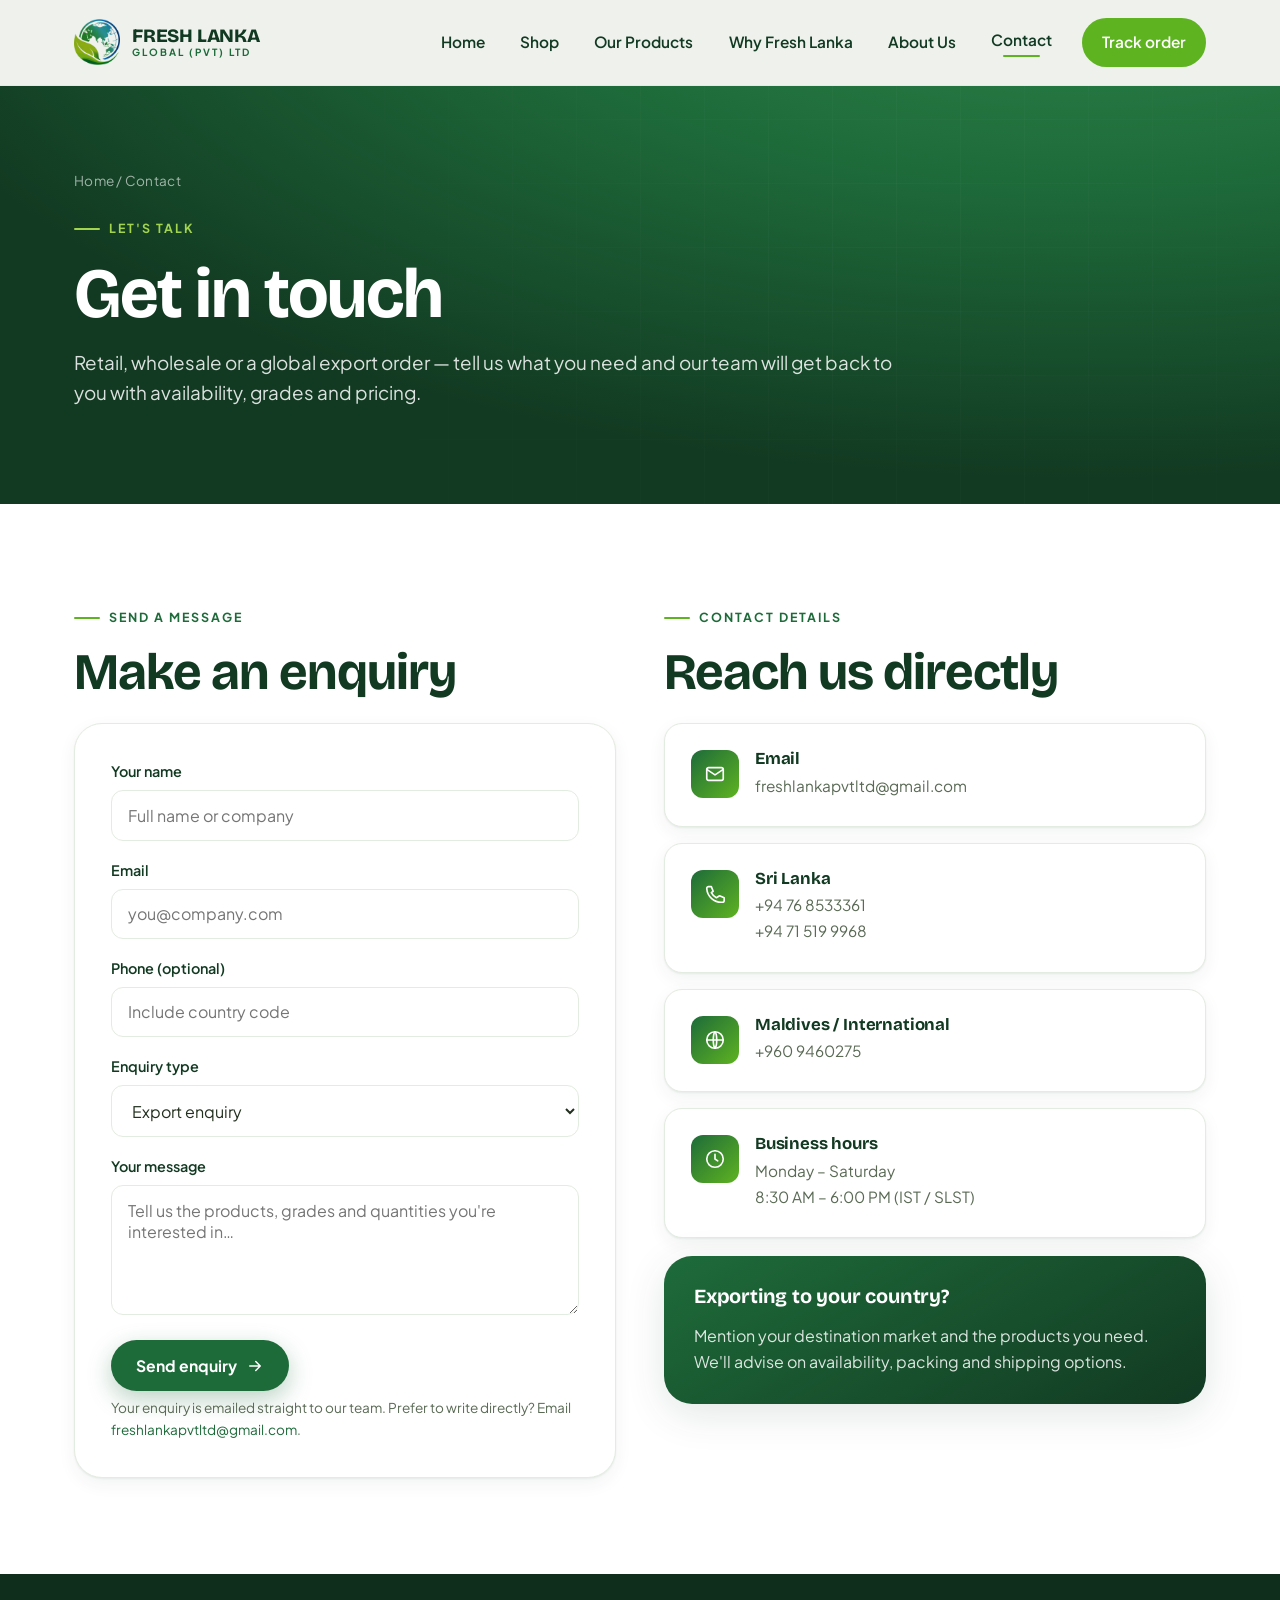
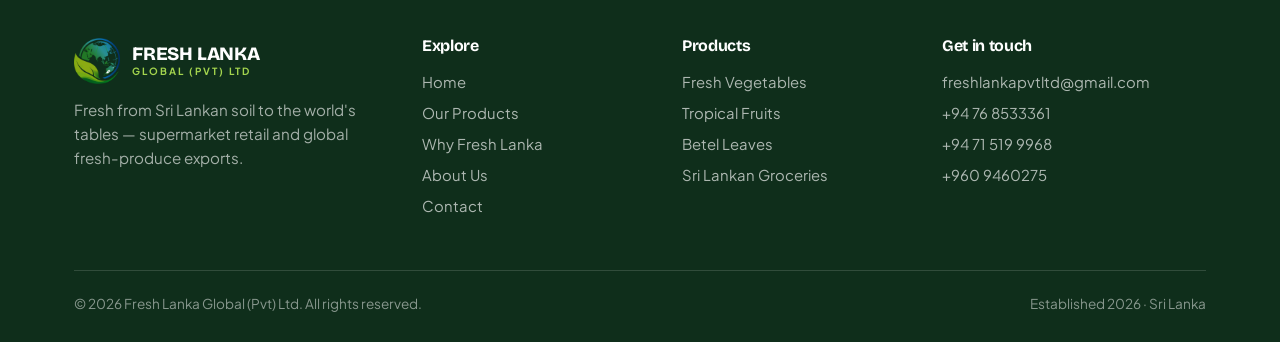
<file: contact.html>
<!DOCTYPE html>
<html lang="en">
<head>
<script>document.documentElement.className+=' js'</script>
<meta charset="UTF-8">
<meta name="viewport" content="width=device-width, initial-scale=1.0">
<title>Contact — Fresh Lanka Global (Pvt) Ltd</title>
<meta name="description" content="Contact Fresh Lanka Global (Pvt) Ltd for retail, wholesale and global export enquiries. Email freshlankapvtltd@gmail.com or call our Sri Lanka and Maldives lines.">
<link rel="icon" href="assets/emblem.png">
<link rel="preconnect" href="https://fonts.googleapis.com">
<link rel="preconnect" href="https://fonts.gstatic.com" crossorigin>
<link href="https://fonts.googleapis.com/css2?family=Bricolage+Grotesque:opsz,wght@12..96,600;12..96,700;12..96,800&family=Plus+Jakarta+Sans:wght@400;500;600;700&display=swap" rel="stylesheet">
<link rel="stylesheet" href="styles.css">
<link rel="canonical" href="https://freshlankaglobal.com/contact.html">
<meta name="robots" content="index, follow">
<meta name="theme-color" content="#123a22">
<meta name="author" content="Fresh Lanka Global (Pvt) Ltd">
<meta property="og:type" content="website">
<meta property="og:site_name" content="Fresh Lanka Global (Pvt) Ltd">
<meta property="og:title" content="Contact — Fresh Lanka Global (Pvt) Ltd">
<meta property="og:description" content="Contact Fresh Lanka Global (Pvt) Ltd for retail, wholesale and global export enquiries. Email freshlankapvtltd@gmail.com or call our Sri Lanka and Maldives lines.">
<meta property="og:url" content="https://freshlankaglobal.com/contact.html">
<meta property="og:image" content="https://freshlankaglobal.com/assets/emblem.png">
<meta name="twitter:card" content="summary_large_image">
<meta name="twitter:title" content="Contact — Fresh Lanka Global (Pvt) Ltd">
<meta name="twitter:description" content="Contact Fresh Lanka Global (Pvt) Ltd for retail, wholesale and global export enquiries. Email freshlankapvtltd@gmail.com or call our Sri Lanka and Maldives lines.">
<meta name="twitter:image" content="https://freshlankaglobal.com/assets/emblem.png">
</head>
<body>

<header class="site-header over-dark">
  <div class="container">
    <a class="brand" href="index.html">
      <img src="assets/emblem.png" alt="Fresh Lanka emblem">
      <div class="brand-text"><b>FRESH LANKA</b><span>Global (Pvt) Ltd</span></div>
    </a>
    <button class="nav-toggle"><span></span><span></span><span></span></button>
    <nav class="nav">
      <a href="index.html">Home</a>
      <a href="shop.html">Shop</a>
      <a href="products.html">Our Products</a>
      <a href="quality.html">Why Fresh Lanka</a>
      <a href="about.html">About Us</a>
      <a href="contact.html" class="active">Contact</a>
      <a href="track.html" class="btn btn--leaf">Track order</a>
    </nav>
  </div>
</header>

<section class="page-hero">
  <div class="hero-grid"></div>
  <div class="container">
    <div class="crumbs"><a href="index.html">Home</a> / Contact</div>
    <span class="eyebrow">Let's talk</span>
    <h1>Get in touch</h1>
    <p>Retail, wholesale or a global export order — tell us what you need and our team will get back to you with availability, grades and pricing.</p>
  </div>
</section>

<section class="section">
  <div class="container">
    <div class="contact-grid">

      <!-- FORM -->
      <div class="reveal">
        <span class="eyebrow">Send a message</span>
        <h2 style="margin-bottom:24px">Make an enquiry</h2>
        <form class="form" id="enquiry-form" action="https://api.web3forms.com/submit" method="POST" novalidate>
          <input type="hidden" name="access_key" value="YOUR_WEB3FORMS_KEY">
          <input type="hidden" name="subject" value="New website enquiry — Fresh Lanka Global">
          <input type="hidden" name="from_name" value="Fresh Lanka Global website">
          <input type="checkbox" name="botcheck" style="display:none" tabindex="-1" autocomplete="off" aria-hidden="true">
          <div class="field">
            <label for="name">Your name</label>
            <input id="name" name="name" type="text" placeholder="Full name or company" required>
          </div>
          <div class="field">
            <label for="email">Email</label>
            <input id="email" name="email" type="email" placeholder="you@company.com">
          </div>
          <div class="field">
            <label for="phone">Phone (optional)</label>
            <input id="phone" name="phone" type="tel" placeholder="Include country code">
          </div>
          <div class="field">
            <label for="type">Enquiry type</label>
            <select id="type" name="type">
              <option>Export enquiry</option>
              <option>Wholesale order</option>
              <option>Retail / store</option>
              <option>Betel leaves</option>
              <option>Partnership</option>
              <option>General enquiry</option>
            </select>
          </div>
          <div class="field">
            <label for="message">Your message</label>
            <textarea id="message" name="message" placeholder="Tell us the products, grades and quantities you're interested in…" required></textarea>
          </div>
          <button type="submit" class="btn btn--primary">Send enquiry
            <svg viewBox="0 0 24 24" fill="none" stroke="currentColor" stroke-width="2" stroke-linecap="round" stroke-linejoin="round"><path d="M5 12h14M13 6l6 6-6 6"/></svg></button>
          <p class="note" id="form-ok" style="display:none;color:var(--green);font-weight:600">Thank you — your enquiry has been sent. We'll reply by email shortly.</p>
          <p class="note">Your enquiry is emailed straight to our team. Prefer to write directly? Email <a href="mailto:freshlankapvtltd@gmail.com" style="color:var(--green)">freshlankapvtltd@gmail.com</a>.</p>
        </form>
      </div>

      <!-- INFO -->
      <div class="reveal" data-d="1">
        <span class="eyebrow">Contact details</span>
        <h2 style="margin-bottom:24px">Reach us directly</h2>
        <div class="grid" style="gap:16px">
          <div class="contact-card">
            <div class="ic"><svg viewBox="0 0 24 24" fill="none" stroke="currentColor" stroke-width="1.8" stroke-linecap="round" stroke-linejoin="round"><rect x="3" y="5" width="18" height="14" rx="2"/><path d="m3 7 9 6 9-6"/></svg></div>
            <div>
              <h3>Email</h3>
              <a href="mailto:freshlankapvtltd@gmail.com">freshlankapvtltd@gmail.com</a>
            </div>
          </div>
          <div class="contact-card">
            <div class="ic"><svg viewBox="0 0 24 24" fill="none" stroke="currentColor" stroke-width="1.8" stroke-linecap="round" stroke-linejoin="round"><path d="M5 4h3l2 5-2 1.5a12 12 0 0 0 5.5 5.5L17 14l5 2v3a2 2 0 0 1-2 2A16 16 0 0 1 3 6a2 2 0 0 1 2-2z"/></svg></div>
            <div>
              <h3>Sri Lanka</h3>
              <a href="tel:+94768533361">+94 76 8533361</a>
              <a href="tel:+94715199968">+94 71 519 9968</a>
            </div>
          </div>
          <div class="contact-card">
            <div class="ic"><svg viewBox="0 0 24 24" fill="none" stroke="currentColor" stroke-width="1.8" stroke-linecap="round" stroke-linejoin="round"><circle cx="12" cy="12" r="9"/><path d="M3 12h18M12 3c2.5 2.7 2.5 15.3 0 18M12 3c-2.5 2.7-2.5 15.3 0 18"/></svg></div>
            <div>
              <h3>Maldives / International</h3>
              <a href="tel:+9609460275">+960 9460275</a>
            </div>
          </div>
          <div class="contact-card">
            <div class="ic"><svg viewBox="0 0 24 24" fill="none" stroke="currentColor" stroke-width="1.8" stroke-linecap="round" stroke-linejoin="round"><circle cx="12" cy="12" r="9"/><path d="M12 7v5l3 2"/></svg></div>
            <div>
              <h3>Business hours</h3>
              <p>Monday – Saturday</p>
              <p>8:30 AM – 6:00 PM (IST / SLST)</p>
            </div>
          </div>
        </div>
        <div class="panel" style="margin-top:18px;padding:30px">
          <h3 style="font-size:1.25rem">Exporting to your country?</h3>
          <p style="color:rgba(255,255,255,.85);margin:0">Mention your destination market and the products you need. We'll advise on availability, packing and shipping options.</p>
        </div>
      </div>

    </div>
  </div>
</section>

<!-- FOOTER -->
<footer class="site-footer">
  <div class="container">
    <div class="footer-grid">
      <div>
        <div class="brand">
          <img src="assets/emblem.png" alt="" width="46" height="46" style="border-radius:12px">
          <div class="brand-text"><b>FRESH LANKA</b><span>Global (Pvt) Ltd</span></div>
        </div>
        <p>Fresh from Sri Lankan soil to the world's tables — supermarket retail and global fresh-produce exports.</p>
      </div>
      <div class="footer-col">
        <h4>Explore</h4>
        <a href="index.html">Home</a>
        <a href="products.html">Our Products</a>
        <a href="quality.html">Why Fresh Lanka</a>
        <a href="about.html">About Us</a>
        <a href="contact.html">Contact</a>
      </div>
      <div class="footer-col">
        <h4>Products</h4>
        <a href="products.html">Fresh Vegetables</a>
        <a href="products.html">Tropical Fruits</a>
        <a href="products.html">Betel Leaves</a>
        <a href="products.html">Sri Lankan Groceries</a>
      </div>
      <div class="footer-col">
        <h4>Get in touch</h4>
        <a href="mailto:freshlankapvtltd@gmail.com">freshlankapvtltd@gmail.com</a>
        <a href="tel:+94768533361">+94 76 8533361</a>
        <a href="tel:+94715199968">+94 71 519 9968</a>
        <a href="tel:+9609460275">+960 9460275</a>
      </div>
    </div>
    <div class="footer-bottom">
      <span>© <span id="year">2026</span> Fresh Lanka Global (Pvt) Ltd. All rights reserved.</span>
      <span>Established 2026 · Sri Lanka</span>
    </div>
  </div>
</footer>

<script src="script.js"></script>
</body>
</html>
</file>
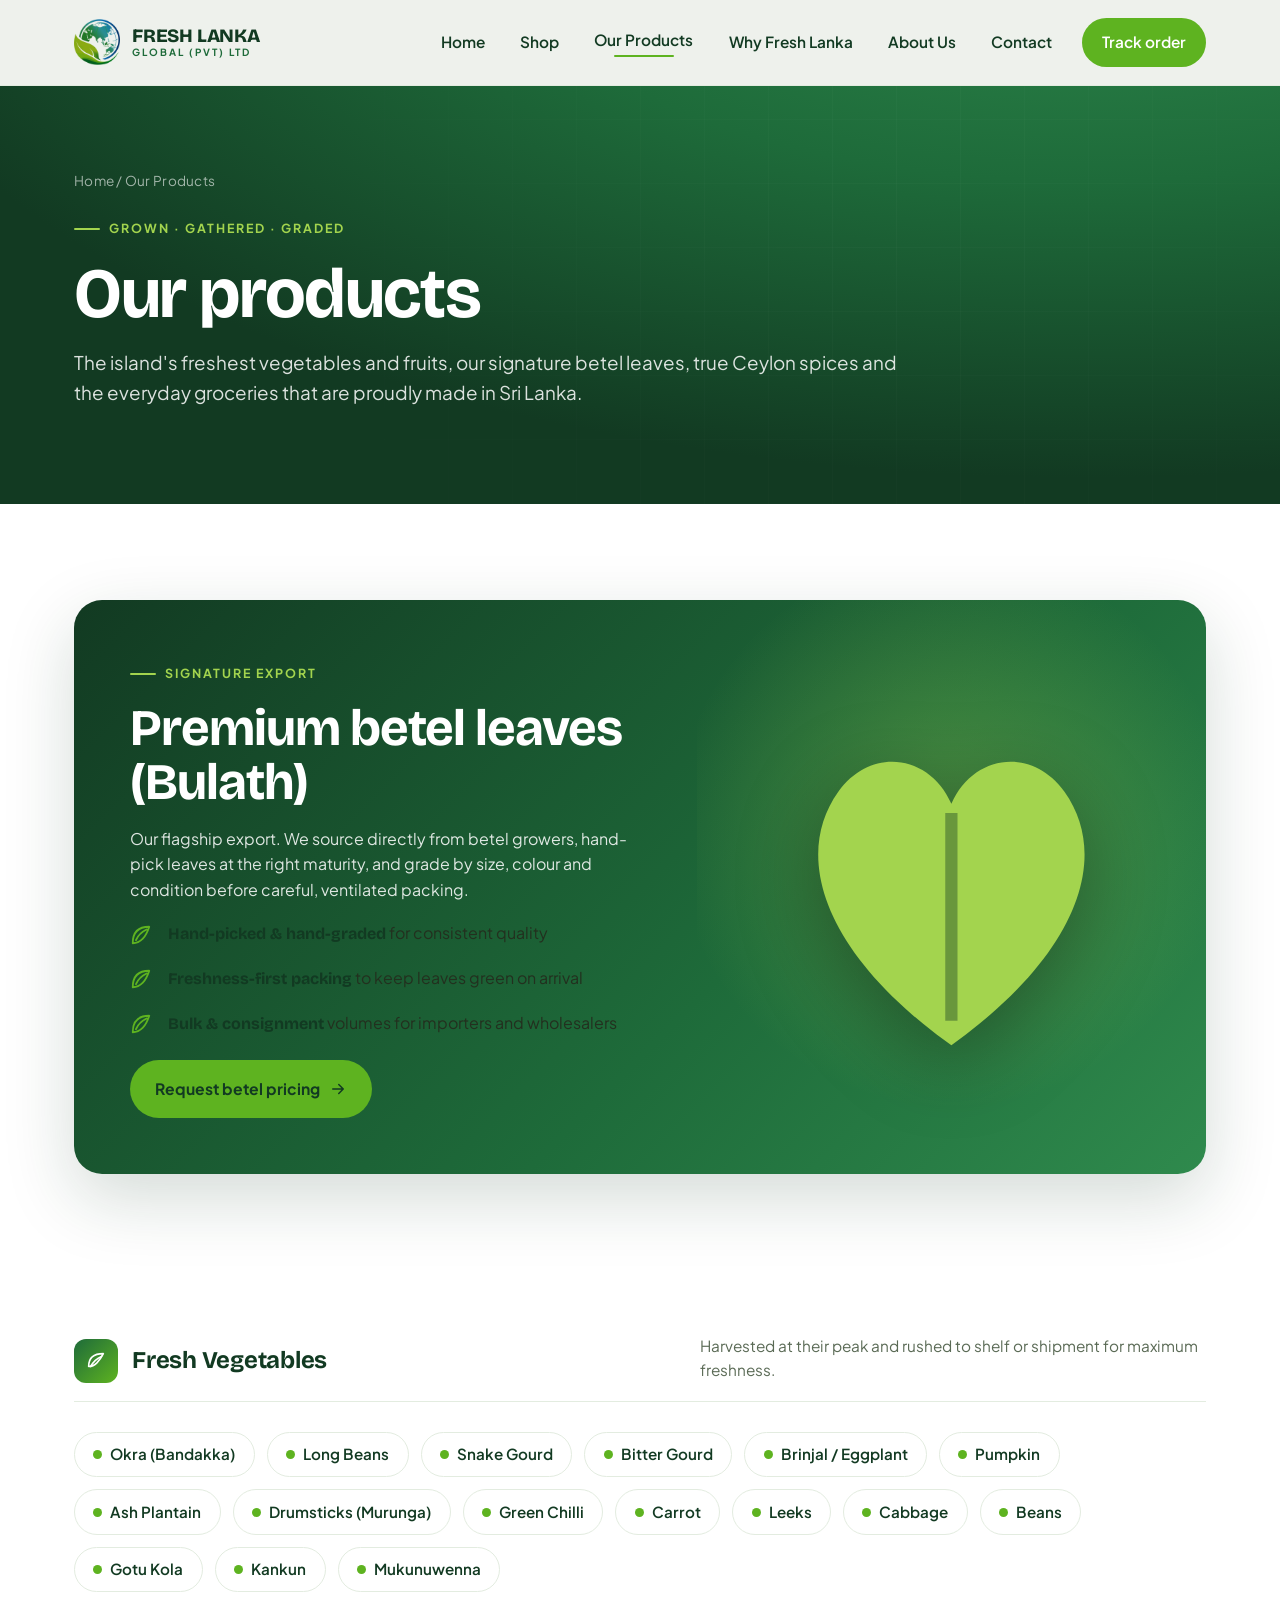
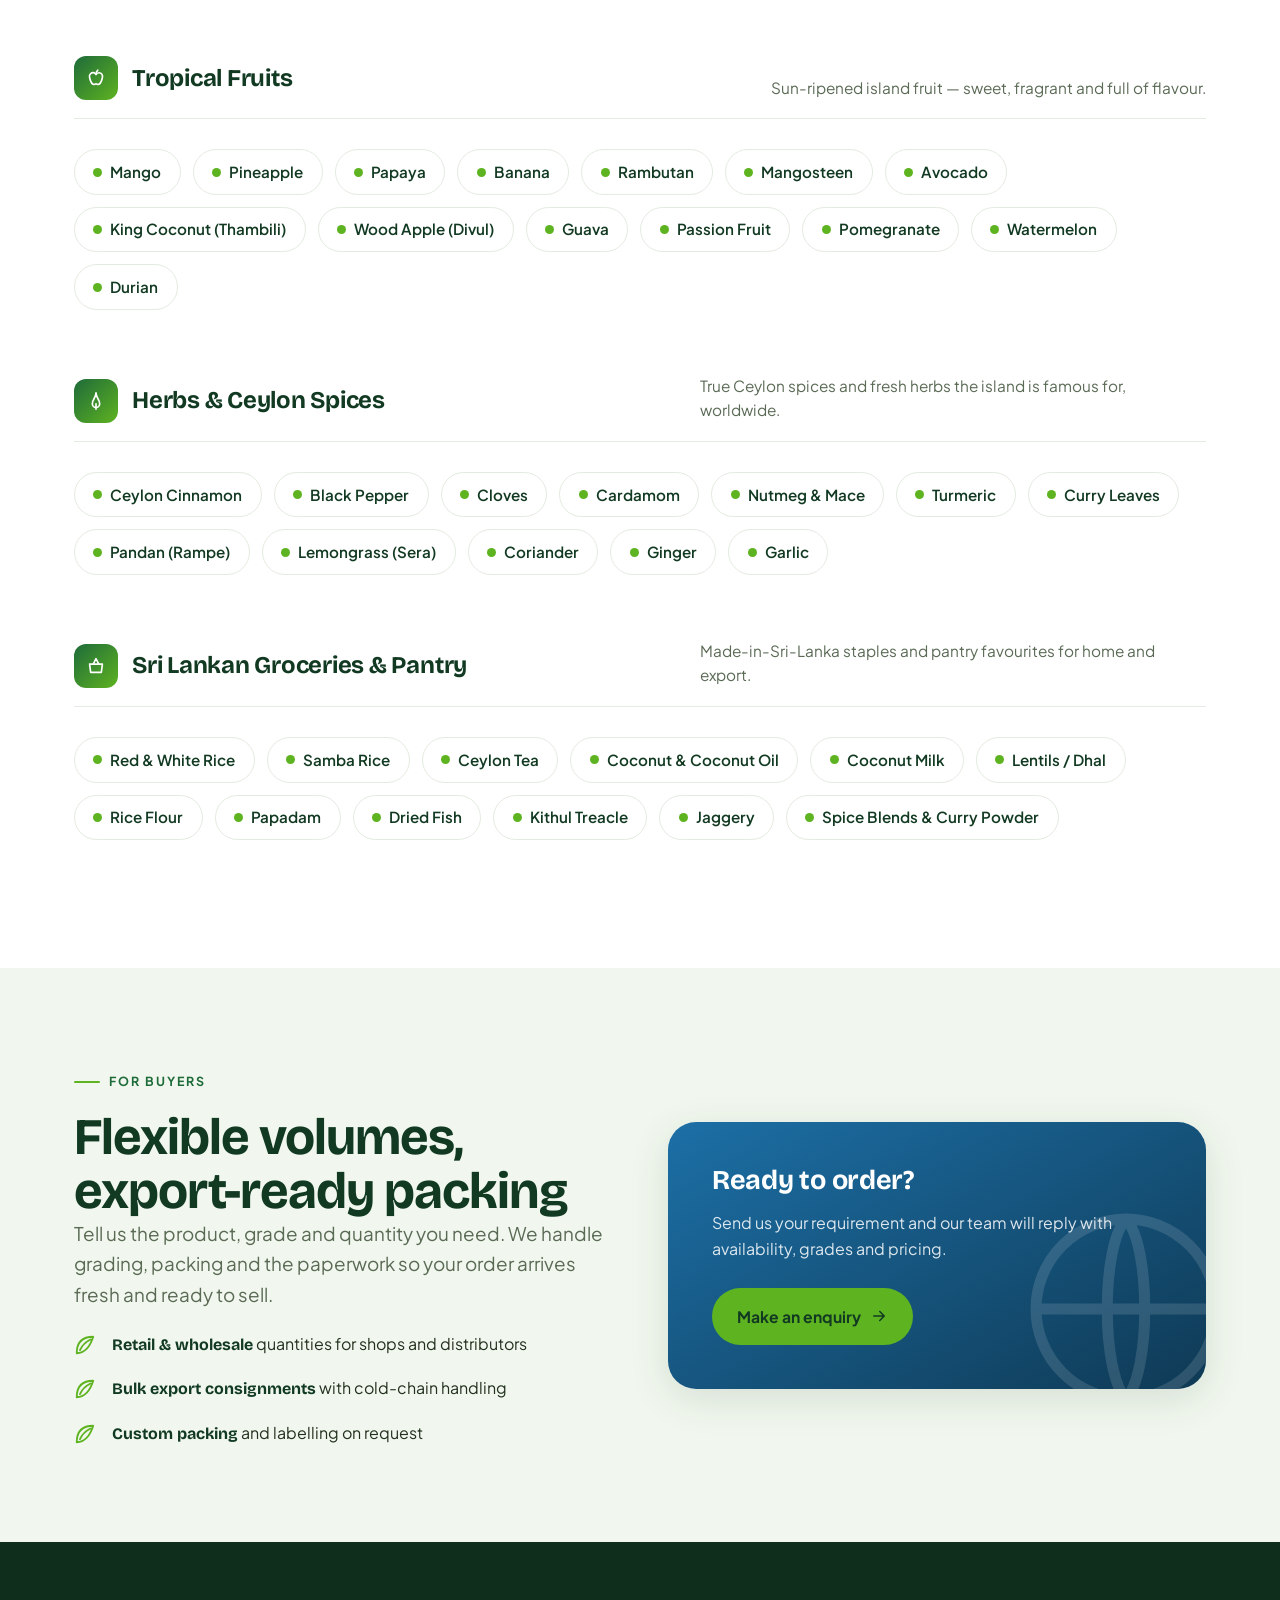
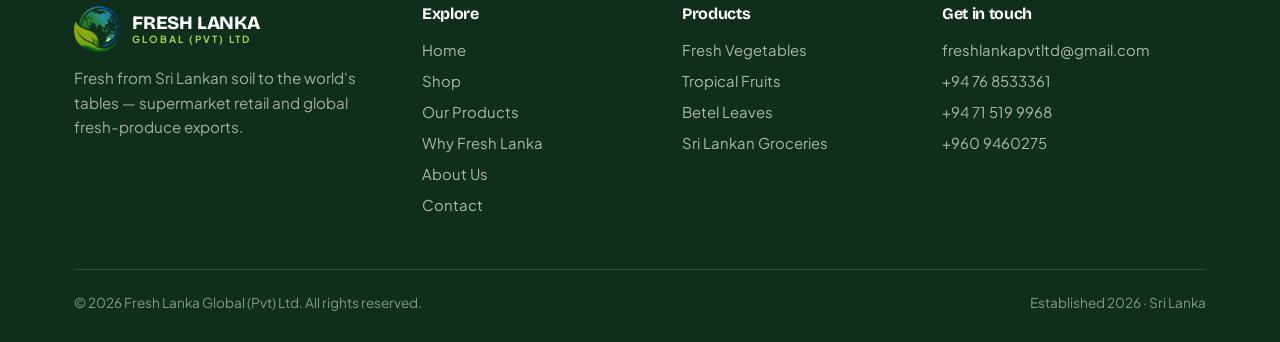
<file: products.html>
<!DOCTYPE html>
<html lang="en">
<head>
<script>document.documentElement.className+=' js'</script>
<meta charset="UTF-8">
<meta name="viewport" content="width=device-width, initial-scale=1.0">
<title>Our Products — Fresh Lanka Global (Pvt) Ltd</title>
<meta name="description" content="Fresh vegetables, tropical fruits, premium betel leaves, Ceylon spices and made-in-Sri-Lanka groceries — grown, graded and exported by Fresh Lanka Global (Pvt) Ltd.">
<link rel="icon" href="assets/emblem.png">
<link rel="preconnect" href="https://fonts.googleapis.com">
<link rel="preconnect" href="https://fonts.gstatic.com" crossorigin>
<link href="https://fonts.googleapis.com/css2?family=Bricolage+Grotesque:opsz,wght@12..96,600;12..96,700;12..96,800&family=Plus+Jakarta+Sans:wght@400;500;600;700&display=swap" rel="stylesheet">
<link rel="stylesheet" href="styles.css">
<link rel="canonical" href="https://freshlankaglobal.com/products.html">
<meta name="robots" content="index, follow">
<meta name="theme-color" content="#123a22">
<meta name="author" content="Fresh Lanka Global (Pvt) Ltd">
<meta property="og:type" content="website">
<meta property="og:site_name" content="Fresh Lanka Global (Pvt) Ltd">
<meta property="og:title" content="Our Products — Fresh Lanka Global (Pvt) Ltd">
<meta property="og:description" content="Fresh vegetables, tropical fruits, premium betel leaves, Ceylon spices and made-in-Sri-Lanka groceries — grown, graded and exported by Fresh Lanka Global (Pvt) Ltd.">
<meta property="og:url" content="https://freshlankaglobal.com/products.html">
<meta property="og:image" content="https://freshlankaglobal.com/assets/emblem.png">
<meta name="twitter:card" content="summary_large_image">
<meta name="twitter:title" content="Our Products — Fresh Lanka Global (Pvt) Ltd">
<meta name="twitter:description" content="Fresh vegetables, tropical fruits, premium betel leaves, Ceylon spices and made-in-Sri-Lanka groceries — grown, graded and exported by Fresh Lanka Global (Pvt) Ltd.">
<meta name="twitter:image" content="https://freshlankaglobal.com/assets/emblem.png">
</head>
<body>

<header class="site-header over-dark">
  <div class="container">
    <a class="brand" href="index.html">
      <img src="assets/emblem.png" alt="Fresh Lanka emblem">
      <div class="brand-text"><b>FRESH LANKA</b><span>Global (Pvt) Ltd</span></div>
    </a>
    <button class="nav-toggle"><span></span><span></span><span></span></button>
    <nav class="nav">
      <a href="index.html">Home</a>
      <a href="shop.html">Shop</a>
      <a href="products.html" class="active">Our Products</a>
      <a href="quality.html">Why Fresh Lanka</a>
      <a href="about.html">About Us</a>
      <a href="contact.html">Contact</a>
      <a href="track.html" class="btn btn--leaf">Track order</a>
    </nav>
  </div>
</header>

<section class="page-hero">
  <div class="hero-grid"></div>
  <div class="container">
    <div class="crumbs"><a href="index.html">Home</a> / Our Products</div>
    <span class="eyebrow">Grown · gathered · graded</span>
    <h1>Our products</h1>
    <p>The island's freshest vegetables and fruits, our signature betel leaves, true Ceylon spices and the everyday groceries that are proudly made in Sri Lanka.</p>
  </div>
</section>

<!-- FEATURED: BETEL -->
<section class="section">
  <div class="container">
    <div class="spotlight reveal">
      <div class="spotlight-body">
        <span class="eyebrow">Signature export</span>
        <h2>Premium betel leaves (Bulath)</h2>
        <p>Our flagship export. We source directly from betel growers, hand-pick leaves at the right maturity, and grade by size, colour and condition before careful, ventilated packing.</p>
        <ul class="leaf-list" style="margin:18px 0 24px">
          <li><strong>Hand-picked &amp; hand-graded</strong> for consistent quality</li>
          <li><strong>Freshness-first packing</strong> to keep leaves green on arrival</li>
          <li><strong>Bulk &amp; consignment</strong> volumes for importers and wholesalers</li>
        </ul>
        <a href="contact.html" class="btn btn--leaf">Request betel pricing
          <svg viewBox="0 0 24 24" fill="none" stroke="currentColor" stroke-width="2" stroke-linecap="round" stroke-linejoin="round"><path d="M5 12h14M13 6l6 6-6 6"/></svg></a>
      </div>
      <div class="spotlight-art">
        <svg viewBox="0 0 120 120" fill="currentColor" aria-hidden="true"><path d="M60 112C18 82 8 50 23 29 34 14 53 17 60 33 67 17 86 14 97 29 112 50 102 82 60 112Z"/><path d="M58 36h4v68h-4z" fill="rgba(18,58,34,.4)"/></svg>
      </div>
    </div>
  </div>
</section>

<!-- CATEGORIES -->
<section class="section--tight">
  <div class="container">

    <!-- Vegetables -->
    <div class="cat reveal">
      <div class="cat-head">
        <div class="cat-title">
          <div class="ic"><svg viewBox="0 0 24 24" fill="none" stroke="currentColor" stroke-width="1.8" stroke-linecap="round" stroke-linejoin="round"><path d="M20 4C9 4 4 9 4 18c0 0 5 0 9-4 4-4 7-10 7-10z"/><path d="M6 18C9 13 13 9 18 7"/></svg></div>
          <h3>Fresh Vegetables</h3>
        </div>
        <p>Harvested at their peak and rushed to shelf or shipment for maximum freshness.</p>
      </div>
      <div class="chips">
        <span class="chip">Okra (Bandakka)</span>
        <span class="chip">Long Beans</span>
        <span class="chip">Snake Gourd</span>
        <span class="chip">Bitter Gourd</span>
        <span class="chip">Brinjal / Eggplant</span>
        <span class="chip">Pumpkin</span>
        <span class="chip">Ash Plantain</span>
        <span class="chip">Drumsticks (Murunga)</span>
        <span class="chip">Green Chilli</span>
        <span class="chip">Carrot</span>
        <span class="chip">Leeks</span>
        <span class="chip">Cabbage</span>
        <span class="chip">Beans</span>
        <span class="chip">Gotu Kola</span>
        <span class="chip">Kankun</span>
        <span class="chip">Mukunuwenna</span>
      </div>
    </div>

    <!-- Fruits -->
    <div class="cat reveal">
      <div class="cat-head">
        <div class="cat-title">
          <div class="ic"><svg viewBox="0 0 24 24" fill="none" stroke="currentColor" stroke-width="1.8" stroke-linecap="round" stroke-linejoin="round"><path d="M12 8c-1.5-2-4-2.5-5.5-1C5 8 4.5 10.5 5.5 13.5 6.3 16 8 19 9.5 19c1 0 1.5-.6 2.5-.6s1.5.6 2.5.6c1.5 0 3.2-3 4-5.5 1-3 .5-5.5-1-6.5C16 6 14 6 12 8z"/><path d="M12 8c0-2 .5-3.5 2-4.5"/></svg></div>
          <h3>Tropical Fruits</h3>
        </div>
        <p>Sun-ripened island fruit — sweet, fragrant and full of flavour.</p>
      </div>
      <div class="chips">
        <span class="chip">Mango</span>
        <span class="chip">Pineapple</span>
        <span class="chip">Papaya</span>
        <span class="chip">Banana</span>
        <span class="chip">Rambutan</span>
        <span class="chip">Mangosteen</span>
        <span class="chip">Avocado</span>
        <span class="chip">King Coconut (Thambili)</span>
        <span class="chip">Wood Apple (Divul)</span>
        <span class="chip">Guava</span>
        <span class="chip">Passion Fruit</span>
        <span class="chip">Pomegranate</span>
        <span class="chip">Watermelon</span>
        <span class="chip">Durian</span>
      </div>
    </div>

    <!-- Herbs & Spices -->
    <div class="cat reveal">
      <div class="cat-head">
        <div class="cat-title">
          <div class="ic"><svg viewBox="0 0 24 24" fill="none" stroke="currentColor" stroke-width="1.8" stroke-linecap="round" stroke-linejoin="round"><path d="M12 3c0 6-4 7-4 12a4 4 0 0 0 8 0c0-5-4-6-4-12z"/><path d="M12 21v-6"/></svg></div>
          <h3>Herbs &amp; Ceylon Spices</h3>
        </div>
        <p>True Ceylon spices and fresh herbs the island is famous for, worldwide.</p>
      </div>
      <div class="chips">
        <span class="chip">Ceylon Cinnamon</span>
        <span class="chip">Black Pepper</span>
        <span class="chip">Cloves</span>
        <span class="chip">Cardamom</span>
        <span class="chip">Nutmeg &amp; Mace</span>
        <span class="chip">Turmeric</span>
        <span class="chip">Curry Leaves</span>
        <span class="chip">Pandan (Rampe)</span>
        <span class="chip">Lemongrass (Sera)</span>
        <span class="chip">Coriander</span>
        <span class="chip">Ginger</span>
        <span class="chip">Garlic</span>
      </div>
    </div>

    <!-- Groceries -->
    <div class="cat reveal">
      <div class="cat-head">
        <div class="cat-title">
          <div class="ic"><svg viewBox="0 0 24 24" fill="none" stroke="currentColor" stroke-width="1.8" stroke-linecap="round" stroke-linejoin="round"><path d="M5 10h14l-1.2 9H6.2z"/><path d="M9 10 12 4l3 6"/></svg></div>
          <h3>Sri Lankan Groceries &amp; Pantry</h3>
        </div>
        <p>Made-in-Sri-Lanka staples and pantry favourites for home and export.</p>
      </div>
      <div class="chips">
        <span class="chip">Red &amp; White Rice</span>
        <span class="chip">Samba Rice</span>
        <span class="chip">Ceylon Tea</span>
        <span class="chip">Coconut &amp; Coconut Oil</span>
        <span class="chip">Coconut Milk</span>
        <span class="chip">Lentils / Dhal</span>
        <span class="chip">Rice Flour</span>
        <span class="chip">Papadam</span>
        <span class="chip">Dried Fish</span>
        <span class="chip">Kithul Treacle</span>
        <span class="chip">Jaggery</span>
        <span class="chip">Spice Blends &amp; Curry Powder</span>
      </div>
    </div>

  </div>
</section>

<!-- PACKING NOTE -->
<section class="section" style="background:var(--paper-2)">
  <div class="container">
    <div class="split">
      <div class="reveal">
        <span class="eyebrow">For buyers</span>
        <h2>Flexible volumes, export-ready&nbsp;packing</h2>
        <p class="lead">Tell us the product, grade and quantity you need. We handle grading, packing and the paperwork so your order arrives fresh and ready to sell.</p>
        <ul class="leaf-list" style="margin-top:22px">
          <li><strong>Retail &amp; wholesale</strong> quantities for shops and distributors</li>
          <li><strong>Bulk export consignments</strong> with cold-chain handling</li>
          <li><strong>Custom packing</strong> and labelling on request</li>
        </ul>
      </div>
      <div class="panel panel--ocean reveal" data-d="1">
        <svg class="big-leaf" viewBox="0 0 24 24" fill="none" stroke="currentColor" stroke-width="1.1" aria-hidden="true" style="width:240px"><circle cx="12" cy="12" r="9"/><path d="M3 12h18M12 3c2.5 2.7 2.5 15.3 0 18M12 3c-2.5 2.7-2.5 15.3 0 18"/></svg>
        <h3>Ready to order?</h3>
        <p style="color:rgba(255,255,255,.85)">Send us your requirement and our team will reply with availability, grades and pricing.</p>
        <a href="contact.html" class="btn btn--leaf" style="margin-top:10px">Make an enquiry
          <svg viewBox="0 0 24 24" fill="none" stroke="currentColor" stroke-width="2" stroke-linecap="round" stroke-linejoin="round"><path d="M5 12h14M13 6l6 6-6 6"/></svg></a>
      </div>
    </div>
  </div>
</section>

<!-- FOOTER -->
<footer class="site-footer">
  <div class="container">
    <div class="footer-grid">
      <div>
        <div class="brand">
          <img src="assets/emblem.png" alt="" width="46" height="46" style="border-radius:12px">
          <div class="brand-text"><b>FRESH LANKA</b><span>Global (Pvt) Ltd</span></div>
        </div>
        <p>Fresh from Sri Lankan soil to the world's tables — supermarket retail and global fresh-produce exports.</p>
      </div>
      <div class="footer-col">
        <h4>Explore</h4>
        <a href="index.html">Home</a>
        <a href="shop.html">Shop</a>
      <a href="products.html">Our Products</a>
        <a href="quality.html">Why Fresh Lanka</a>
        <a href="about.html">About Us</a>
        <a href="contact.html">Contact</a>
      </div>
      <div class="footer-col">
        <h4>Products</h4>
        <a href="products.html">Fresh Vegetables</a>
        <a href="products.html">Tropical Fruits</a>
        <a href="products.html">Betel Leaves</a>
        <a href="products.html">Sri Lankan Groceries</a>
      </div>
      <div class="footer-col">
        <h4>Get in touch</h4>
        <a href="mailto:freshlankapvtltd@gmail.com">freshlankapvtltd@gmail.com</a>
        <a href="tel:+94768533361">+94 76 8533361</a>
        <a href="tel:+94715199968">+94 71 519 9968</a>
        <a href="tel:+9609460275">+960 9460275</a>
      </div>
    </div>
    <div class="footer-bottom">
      <span>© <span id="year">2026</span> Fresh Lanka Global (Pvt) Ltd. All rights reserved.</span>
      <span>Established 2026 · Sri Lanka</span>
    </div>
  </div>
</footer>

<script src="script.js"></script>
</body>
</html>
</file>
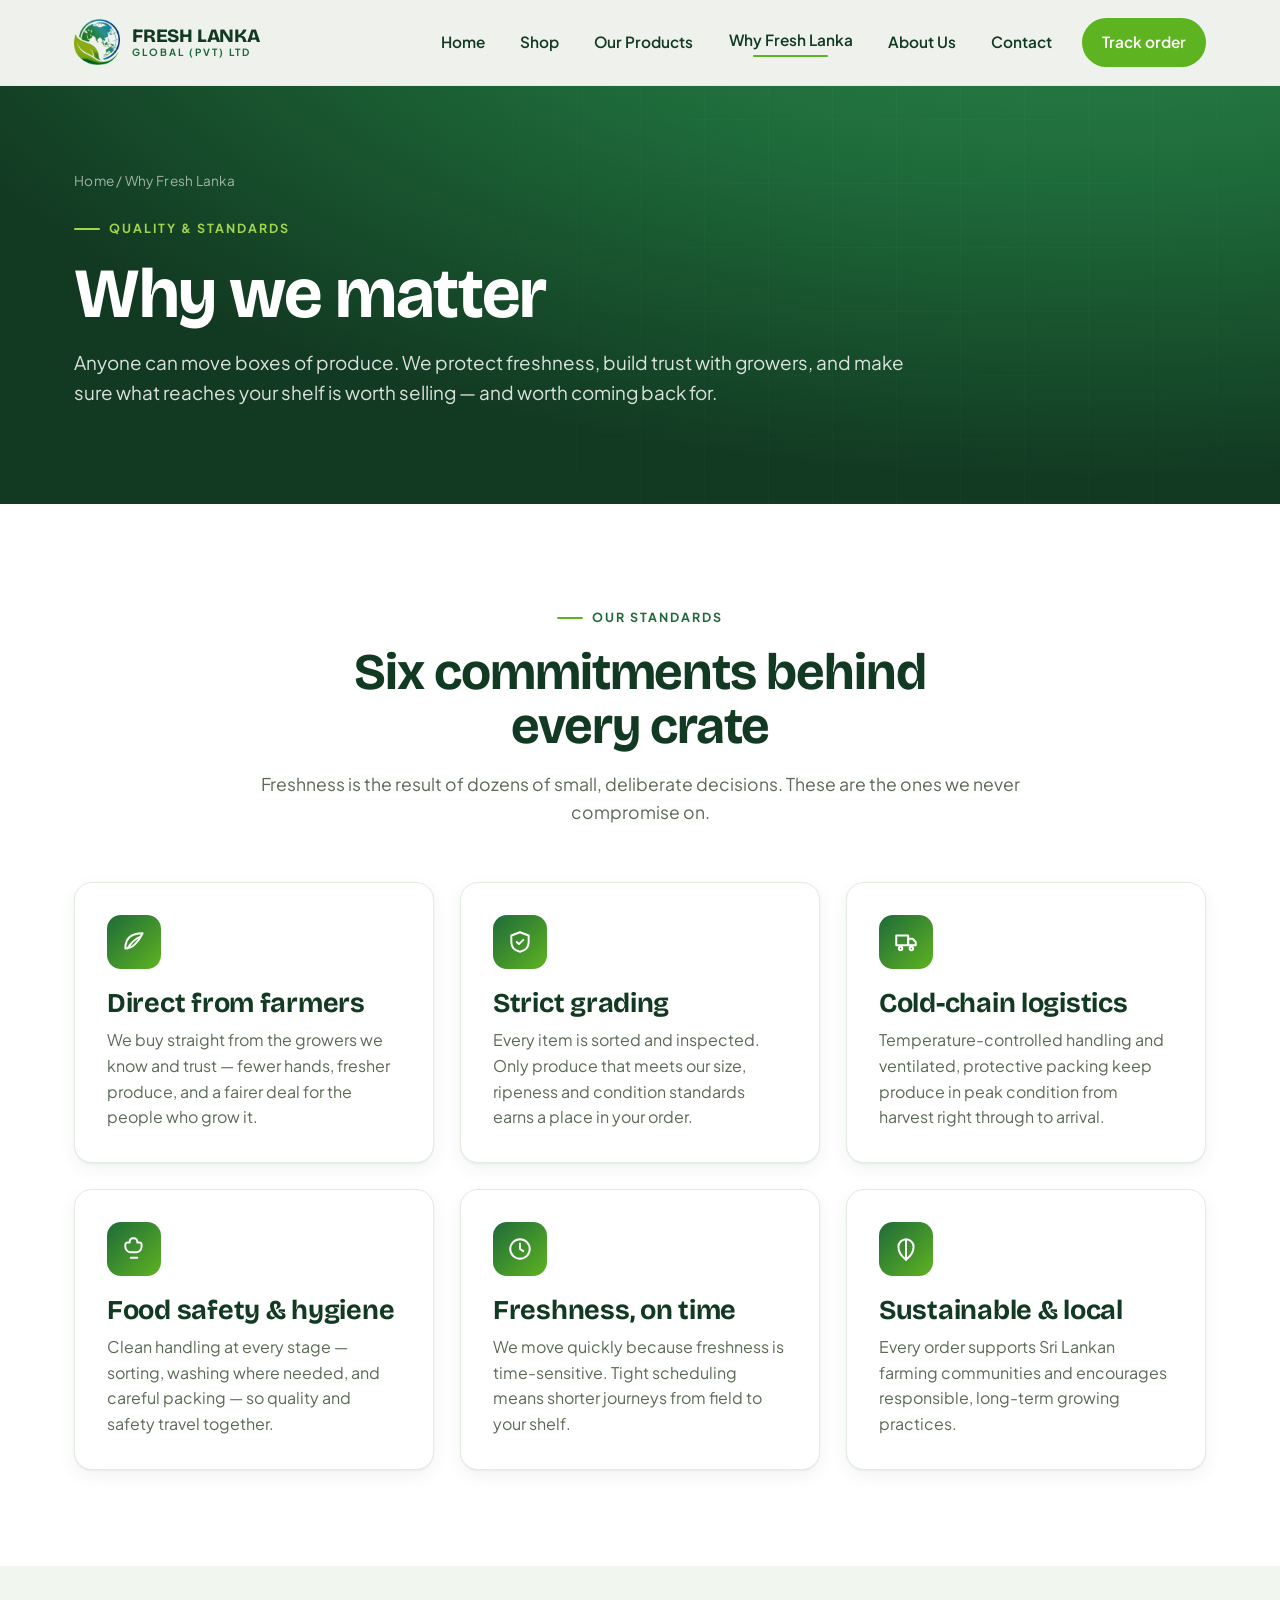
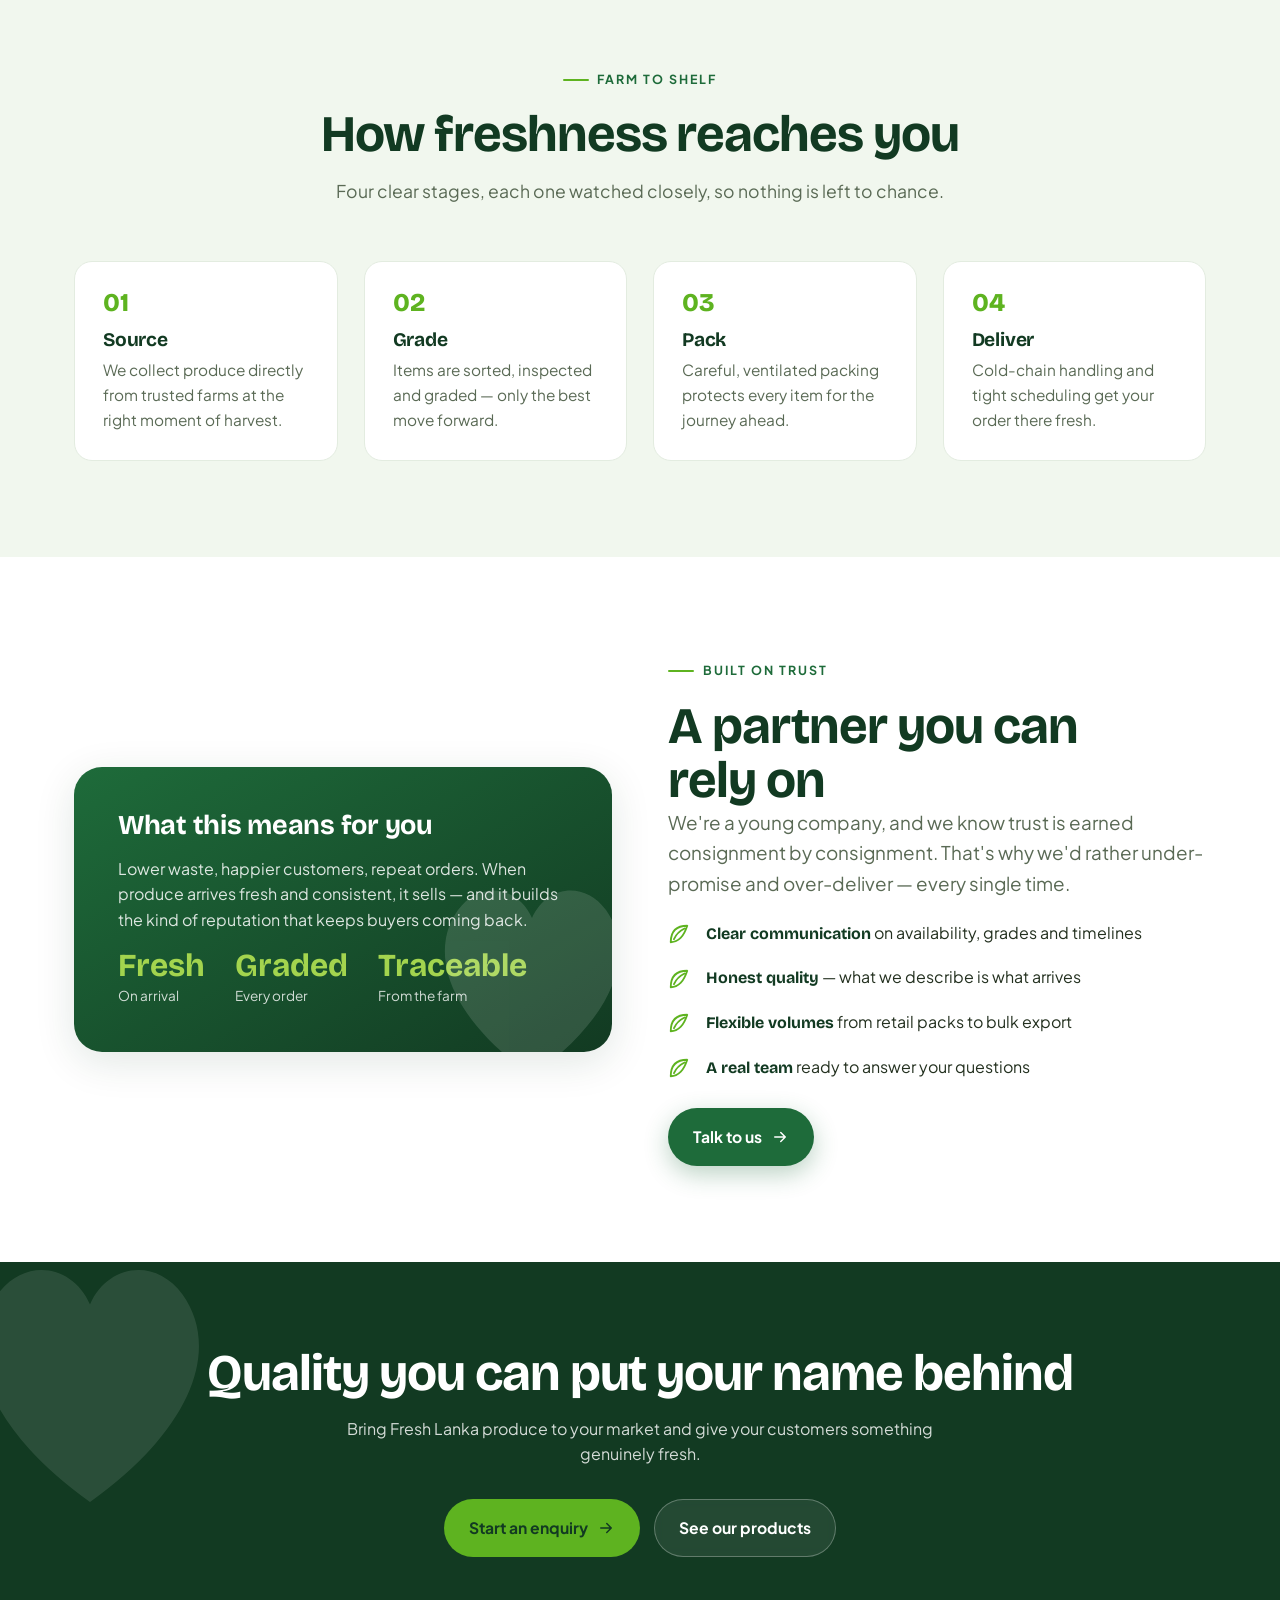
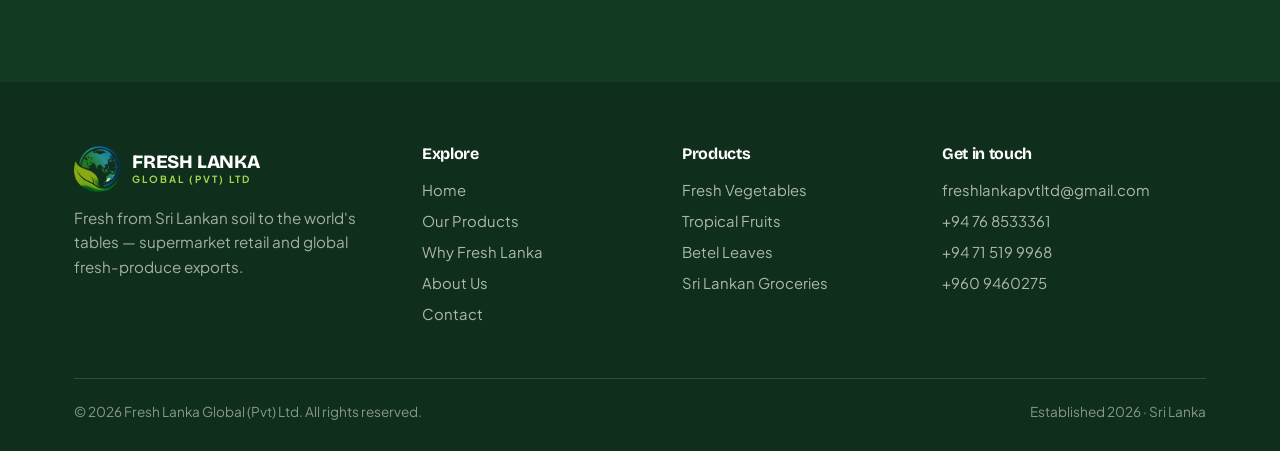
<file: quality.html>
<!DOCTYPE html>
<html lang="en">
<head>
<script>document.documentElement.className+=' js'</script>
<meta charset="UTF-8">
<meta name="viewport" content="width=device-width, initial-scale=1.0">
<title>Why Fresh Lanka — Quality &amp; Standards</title>
<meta name="description" content="Why Fresh Lanka Global (Pvt) Ltd matters to buyers: direct farmer sourcing, strict grading, cold-chain freshness, food safety and sustainable local agriculture.">
<link rel="icon" href="assets/emblem.png">
<link rel="preconnect" href="https://fonts.googleapis.com">
<link rel="preconnect" href="https://fonts.gstatic.com" crossorigin>
<link href="https://fonts.googleapis.com/css2?family=Bricolage+Grotesque:opsz,wght@12..96,600;12..96,700;12..96,800&family=Plus+Jakarta+Sans:wght@400;500;600;700&display=swap" rel="stylesheet">
<link rel="stylesheet" href="styles.css">
<link rel="canonical" href="https://freshlankaglobal.com/quality.html">
<meta name="robots" content="index, follow">
<meta name="theme-color" content="#123a22">
<meta name="author" content="Fresh Lanka Global (Pvt) Ltd">
<meta property="og:type" content="website">
<meta property="og:site_name" content="Fresh Lanka Global (Pvt) Ltd">
<meta property="og:title" content="Why Fresh Lanka — Quality &amp; Standards">
<meta property="og:description" content="Why Fresh Lanka Global (Pvt) Ltd matters to buyers: direct farmer sourcing, strict grading, cold-chain freshness, food safety and sustainable local agriculture.">
<meta property="og:url" content="https://freshlankaglobal.com/quality.html">
<meta property="og:image" content="https://freshlankaglobal.com/assets/emblem.png">
<meta name="twitter:card" content="summary_large_image">
<meta name="twitter:title" content="Why Fresh Lanka — Quality &amp; Standards">
<meta name="twitter:description" content="Why Fresh Lanka Global (Pvt) Ltd matters to buyers: direct farmer sourcing, strict grading, cold-chain freshness, food safety and sustainable local agriculture.">
<meta name="twitter:image" content="https://freshlankaglobal.com/assets/emblem.png">
</head>
<body>

<header class="site-header over-dark">
  <div class="container">
    <a class="brand" href="index.html">
      <img src="assets/emblem.png" alt="Fresh Lanka emblem">
      <div class="brand-text"><b>FRESH LANKA</b><span>Global (Pvt) Ltd</span></div>
    </a>
    <button class="nav-toggle"><span></span><span></span><span></span></button>
    <nav class="nav">
      <a href="index.html">Home</a>
      <a href="shop.html">Shop</a>
      <a href="products.html">Our Products</a>
      <a href="quality.html" class="active">Why Fresh Lanka</a>
      <a href="about.html">About Us</a>
      <a href="contact.html">Contact</a>
      <a href="track.html" class="btn btn--leaf">Track order</a>
    </nav>
  </div>
</header>

<section class="page-hero">
  <div class="hero-grid"></div>
  <div class="container">
    <div class="crumbs"><a href="index.html">Home</a> / Why Fresh Lanka</div>
    <span class="eyebrow">Quality &amp; standards</span>
    <h1>Why we matter</h1>
    <p>Anyone can move boxes of produce. We protect freshness, build trust with growers, and make sure what reaches your shelf is worth selling — and worth coming back for.</p>
  </div>
</section>

<!-- QUALITY PILLARS -->
<section class="section">
  <div class="container">
    <div class="section-head center reveal">
      <span class="eyebrow eyebrow--center">Our standards</span>
      <h2>Six commitments behind every&nbsp;crate</h2>
      <p>Freshness is the result of dozens of small, deliberate decisions. These are the ones we never compromise on.</p>
    </div>
    <div class="grid grid-3">
      <div class="card reveal">
        <div class="ic"><svg viewBox="0 0 24 24" fill="none" stroke="currentColor" stroke-width="1.8" stroke-linecap="round" stroke-linejoin="round"><path d="M20 4C9 4 4 9 4 18c0 0 5 0 9-4 4-4 7-10 7-10z"/><path d="M6 18C9 13 13 9 18 7"/></svg></div>
        <h3>Direct from farmers</h3>
        <p>We buy straight from the growers we know and trust — fewer hands, fresher produce, and a fairer deal for the people who grow it.</p>
      </div>
      <div class="card reveal" data-d="1">
        <div class="ic"><svg viewBox="0 0 24 24" fill="none" stroke="currentColor" stroke-width="1.8" stroke-linecap="round" stroke-linejoin="round"><path d="M12 3 4 6v6c0 5 3.5 8 8 9 4.5-1 8-4 8-9V6z"/><path d="m9 12 2 2 4-4"/></svg></div>
        <h3>Strict grading</h3>
        <p>Every item is sorted and inspected. Only produce that meets our size, ripeness and condition standards earns a place in your order.</p>
      </div>
      <div class="card reveal" data-d="2">
        <div class="ic"><svg viewBox="0 0 24 24" fill="none" stroke="currentColor" stroke-width="1.8" stroke-linecap="round" stroke-linejoin="round"><path d="M3 6h11v9H3z"/><path d="M14 9h4l3 3v3h-7z"/><circle cx="7" cy="18" r="1.6"/><circle cx="17" cy="18" r="1.6"/></svg></div>
        <h3>Cold-chain logistics</h3>
        <p>Temperature-controlled handling and ventilated, protective packing keep produce in peak condition from harvest right through to arrival.</p>
      </div>
      <div class="card reveal">
        <div class="ic"><svg viewBox="0 0 24 24" fill="none" stroke="currentColor" stroke-width="1.8" stroke-linecap="round" stroke-linejoin="round"><path d="M12 2a3 3 0 0 1 3 3v1h2a2 2 0 0 1 2 2v2a5 5 0 0 1-5 5H9a5 5 0 0 1-5-5V8a2 2 0 0 1 2-2h2V5a3 3 0 0 1 3-3z"/><path d="M9 20h6"/></svg></div>
        <h3>Food safety &amp; hygiene</h3>
        <p>Clean handling at every stage — sorting, washing where needed, and careful packing — so quality and safety travel together.</p>
      </div>
      <div class="card reveal" data-d="1">
        <div class="ic"><svg viewBox="0 0 24 24" fill="none" stroke="currentColor" stroke-width="1.8" stroke-linecap="round" stroke-linejoin="round"><circle cx="12" cy="12" r="9"/><path d="M12 7v5l3 2"/></svg></div>
        <h3>Freshness, on time</h3>
        <p>We move quickly because freshness is time-sensitive. Tight scheduling means shorter journeys from field to your shelf.</p>
      </div>
      <div class="card reveal" data-d="2">
        <div class="ic"><svg viewBox="0 0 24 24" fill="none" stroke="currentColor" stroke-width="1.8" stroke-linecap="round" stroke-linejoin="round"><path d="M12 22c4-3 7-7 7-12a7 7 0 0 0-14 0c0 5 3 9 7 12z"/><path d="M12 4v18"/></svg></div>
        <h3>Sustainable &amp; local</h3>
        <p>Every order supports Sri Lankan farming communities and encourages responsible, long-term growing practices.</p>
      </div>
    </div>
  </div>
</section>

<!-- PROCESS (a genuine sequence, so numbered) -->
<section class="section" style="background:var(--paper-2)">
  <div class="container">
    <div class="section-head center reveal">
      <span class="eyebrow eyebrow--center">Farm to shelf</span>
      <h2>How freshness reaches&nbsp;you</h2>
      <p>Four clear stages, each one watched closely, so nothing is left to chance.</p>
    </div>
    <div class="grid grid-4">
      <div class="value reveal">
        <div class="n">01</div>
        <h3>Source</h3>
        <p>We collect produce directly from trusted farms at the right moment of harvest.</p>
      </div>
      <div class="value reveal" data-d="1">
        <div class="n">02</div>
        <h3>Grade</h3>
        <p>Items are sorted, inspected and graded — only the best move forward.</p>
      </div>
      <div class="value reveal" data-d="2">
        <div class="n">03</div>
        <h3>Pack</h3>
        <p>Careful, ventilated packing protects every item for the journey ahead.</p>
      </div>
      <div class="value reveal" data-d="3">
        <div class="n">04</div>
        <h3>Deliver</h3>
        <p>Cold-chain handling and tight scheduling get your order there fresh.</p>
      </div>
    </div>
  </div>
</section>

<!-- WHY BUYERS -->
<section class="section">
  <div class="container">
    <div class="split">
      <div class="panel reveal">
        <svg class="big-leaf" viewBox="0 0 120 120" fill="currentColor" aria-hidden="true"><path d="M60 112C18 82 8 50 23 29 34 14 53 17 60 33 67 17 86 14 97 29 112 50 102 82 60 112Z"/></svg>
        <h3>What this means for you</h3>
        <p style="color:rgba(255,255,255,.85)">Lower waste, happier customers, repeat orders. When produce arrives fresh and consistent, it sells — and it builds the kind of reputation that keeps buyers coming back.</p>
        <div class="stat-row" style="margin-top:18px">
          <div><b>Fresh</b><span>On arrival</span></div>
          <div><b>Graded</b><span>Every order</span></div>
          <div><b>Traceable</b><span>From the farm</span></div>
        </div>
      </div>
      <div class="reveal" data-d="1">
        <span class="eyebrow">Built on trust</span>
        <h2>A partner you can rely&nbsp;on</h2>
        <p class="lead" style="margin-bottom:22px">We're a young company, and we know trust is earned consignment by consignment. That's why we'd rather under-promise and over-deliver — every single time.</p>
        <ul class="leaf-list">
          <li><strong>Clear communication</strong> on availability, grades and timelines</li>
          <li><strong>Honest quality</strong> — what we describe is what arrives</li>
          <li><strong>Flexible volumes</strong> from retail packs to bulk export</li>
          <li><strong>A real team</strong> ready to answer your questions</li>
        </ul>
        <a href="contact.html" class="btn btn--primary" style="margin-top:28px">Talk to us
          <svg viewBox="0 0 24 24" fill="none" stroke="currentColor" stroke-width="2" stroke-linecap="round" stroke-linejoin="round"><path d="M5 12h14M13 6l6 6-6 6"/></svg></a>
      </div>
    </div>
  </div>
</section>

<!-- CTA -->
<section class="cta-band">
  <svg class="big-leaf" viewBox="0 0 120 120" fill="currentColor" aria-hidden="true"><path d="M60 112C18 82 8 50 23 29 34 14 53 17 60 33 67 17 86 14 97 29 112 50 102 82 60 112Z"/></svg>
  <div class="container reveal">
    <h2>Quality you can put your name&nbsp;behind</h2>
    <p>Bring Fresh Lanka produce to your market and give your customers something genuinely fresh.</p>
    <div class="hero-cta">
      <a href="contact.html" class="btn btn--leaf">Start an enquiry
        <svg viewBox="0 0 24 24" fill="none" stroke="currentColor" stroke-width="2" stroke-linecap="round" stroke-linejoin="round"><path d="M5 12h14M13 6l6 6-6 6"/></svg></a>
      <a href="products.html" class="btn btn--on-dark">See our products</a>
    </div>
  </div>
</section>

<!-- FOOTER -->
<footer class="site-footer">
  <div class="container">
    <div class="footer-grid">
      <div>
        <div class="brand">
          <img src="assets/emblem.png" alt="" width="46" height="46" style="border-radius:12px">
          <div class="brand-text"><b>FRESH LANKA</b><span>Global (Pvt) Ltd</span></div>
        </div>
        <p>Fresh from Sri Lankan soil to the world's tables — supermarket retail and global fresh-produce exports.</p>
      </div>
      <div class="footer-col">
        <h4>Explore</h4>
        <a href="index.html">Home</a>
        <a href="products.html">Our Products</a>
        <a href="quality.html">Why Fresh Lanka</a>
        <a href="about.html">About Us</a>
        <a href="contact.html">Contact</a>
      </div>
      <div class="footer-col">
        <h4>Products</h4>
        <a href="products.html">Fresh Vegetables</a>
        <a href="products.html">Tropical Fruits</a>
        <a href="products.html">Betel Leaves</a>
        <a href="products.html">Sri Lankan Groceries</a>
      </div>
      <div class="footer-col">
        <h4>Get in touch</h4>
        <a href="mailto:freshlankapvtltd@gmail.com">freshlankapvtltd@gmail.com</a>
        <a href="tel:+94768533361">+94 76 8533361</a>
        <a href="tel:+94715199968">+94 71 519 9968</a>
        <a href="tel:+9609460275">+960 9460275</a>
      </div>
    </div>
    <div class="footer-bottom">
      <span>© <span id="year">2026</span> Fresh Lanka Global (Pvt) Ltd. All rights reserved.</span>
      <span>Established 2026 · Sri Lanka</span>
    </div>
  </div>
</footer>

<script src="script.js"></script>
</body>
</html>
</file>
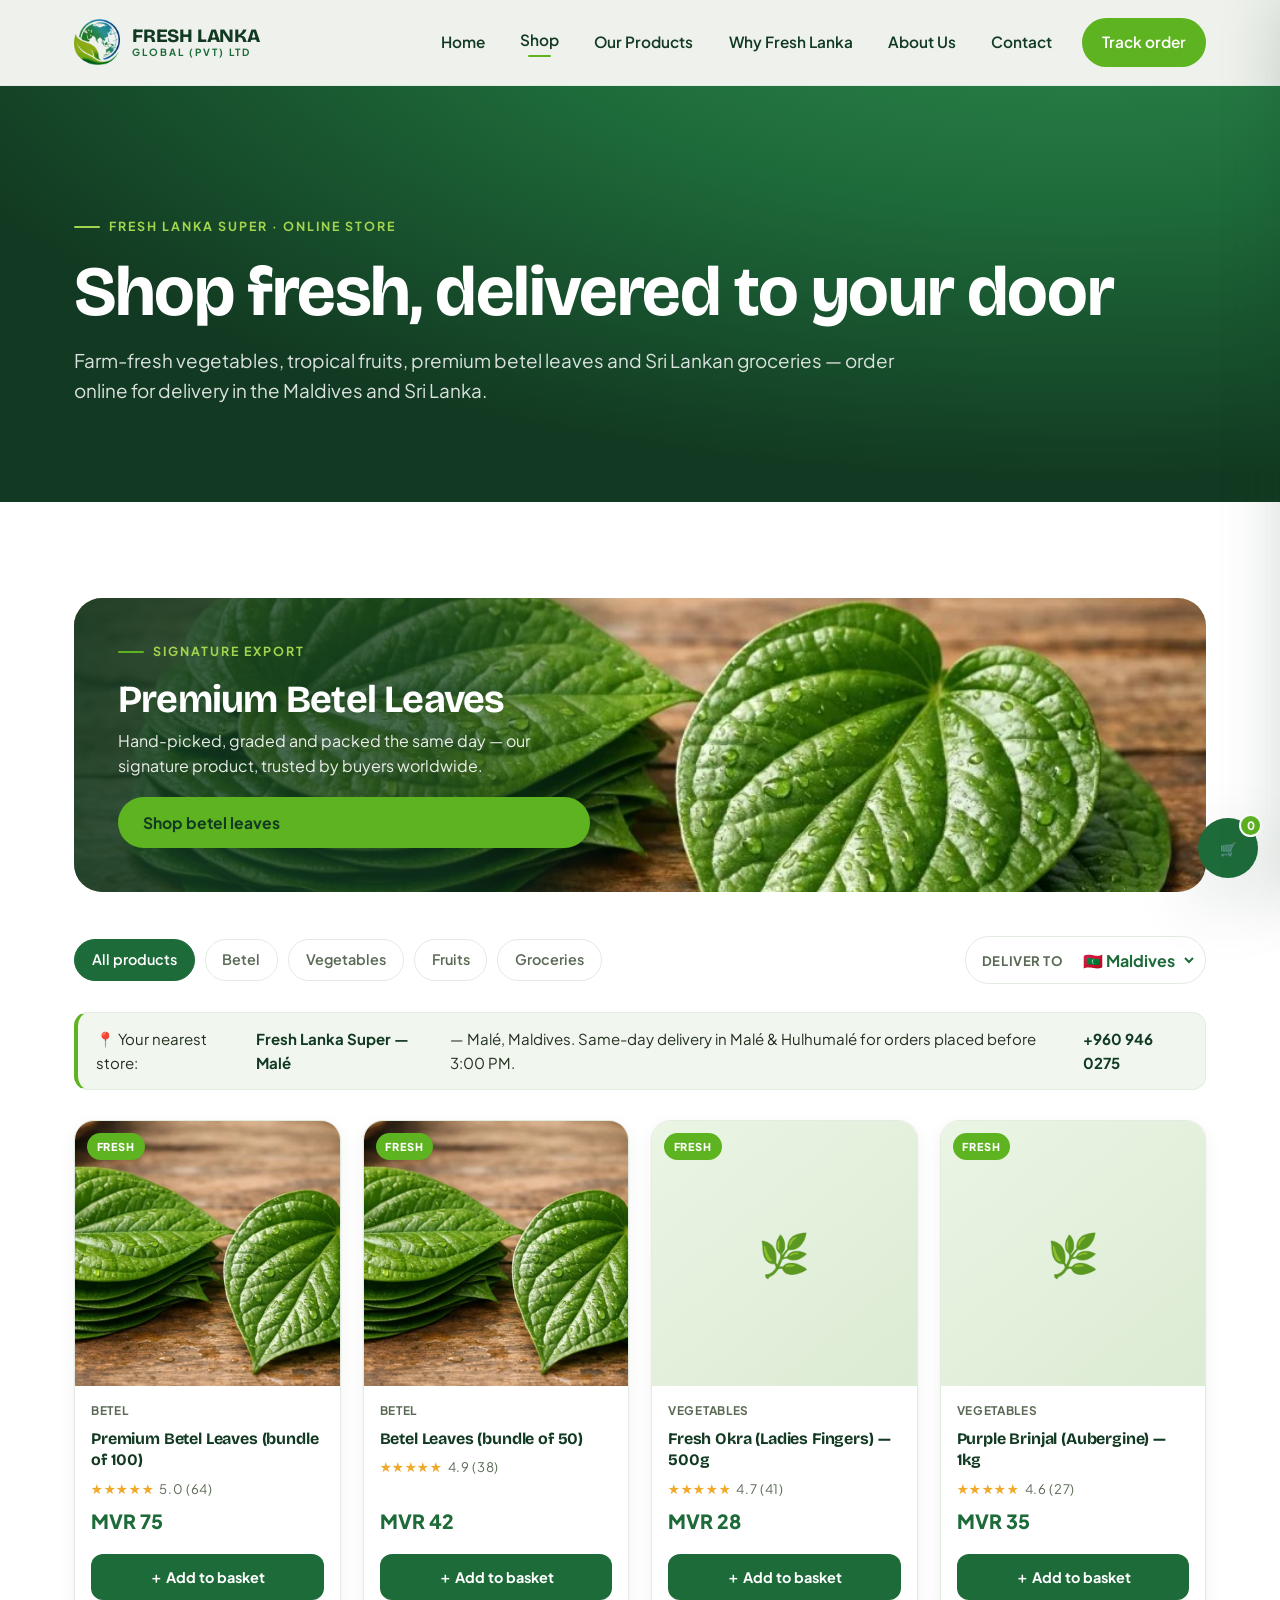
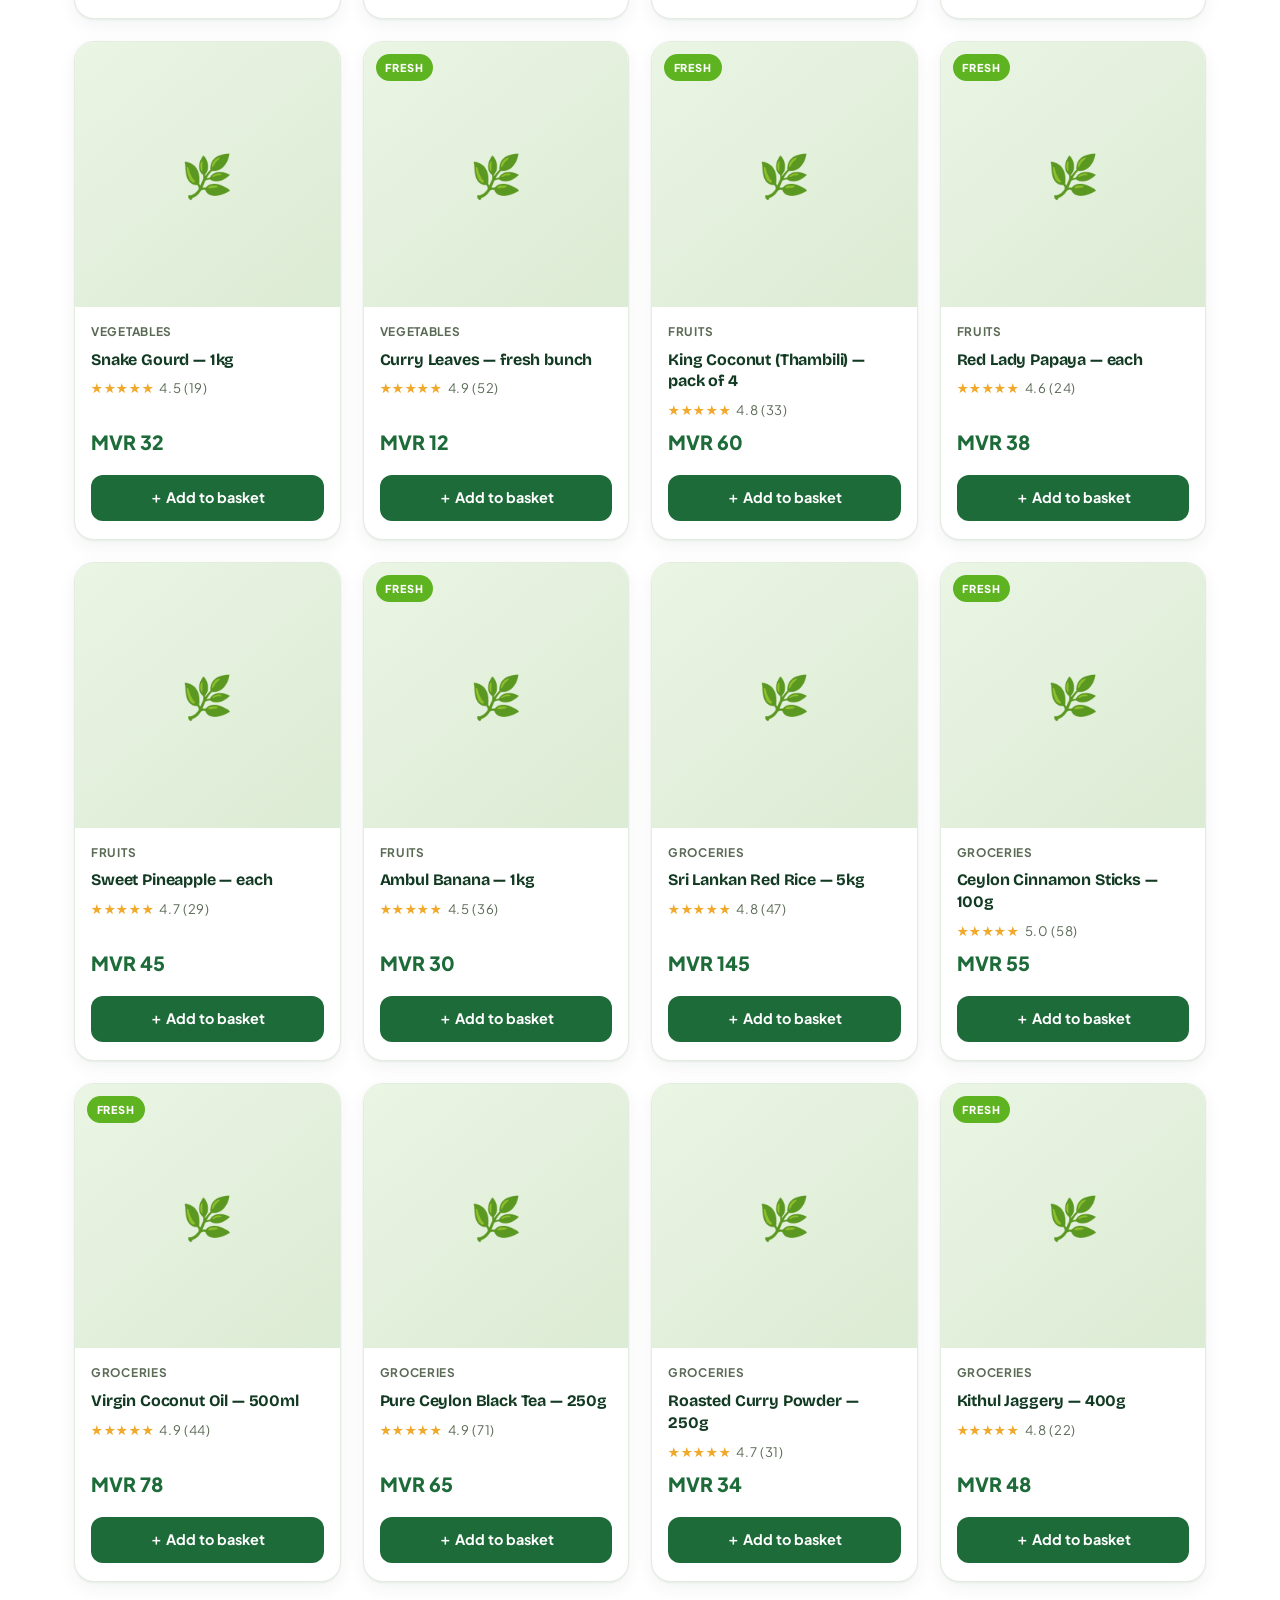
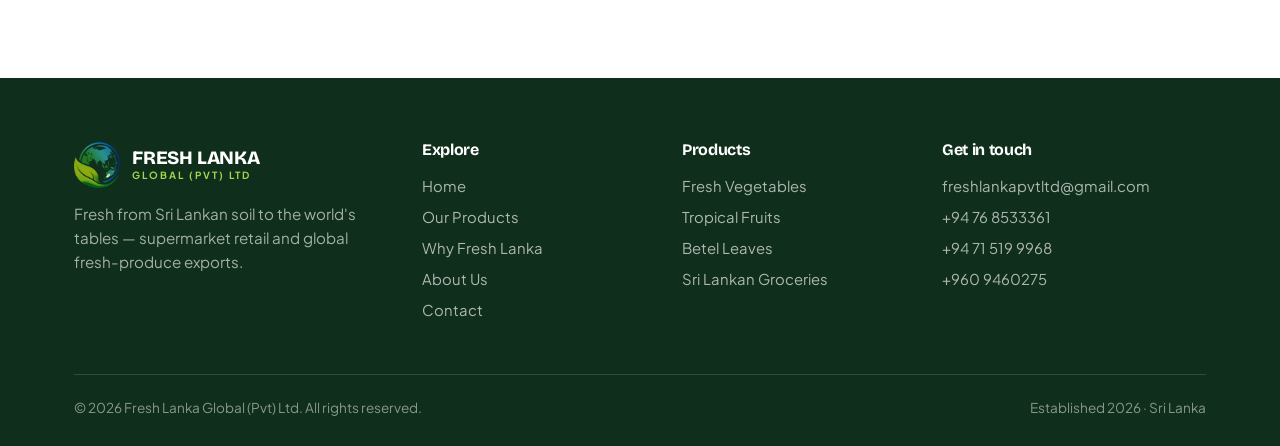
<file: shop.html>
<!DOCTYPE html>
<html lang="en">
<head>
<script>document.documentElement.className+=' js'</script>
<meta charset="UTF-8">
<meta name="viewport" content="width=device-width, initial-scale=1.0">
<title>Shop Online — Fresh Lanka Global (Pvt) Ltd</title>
<meta name="description" content="Order fresh Sri Lankan vegetables, fruits, premium betel leaves and groceries online for delivery in the Maldives and Sri Lanka.">
<link rel="icon" href="assets/emblem.png">
<link rel="canonical" href="https://freshlankaglobal.com/shop.html">
<meta name="robots" content="index, follow">
<meta name="theme-color" content="#123a22">
<meta property="og:type" content="website">
<meta property="og:site_name" content="Fresh Lanka Global (Pvt) Ltd">
<meta property="og:title" content="Shop Online — Fresh Lanka Global (Pvt) Ltd">
<meta property="og:description" content="Order fresh Sri Lankan vegetables, fruits, premium betel leaves and groceries online for delivery in the Maldives and Sri Lanka.">
<meta property="og:url" content="https://freshlankaglobal.com/shop.html">
<meta property="og:image" content="https://freshlankaglobal.com/assets/betel.jpg">
<link rel="preconnect" href="https://fonts.googleapis.com">
<link rel="preconnect" href="https://fonts.gstatic.com" crossorigin>
<link href="https://fonts.googleapis.com/css2?family=Bricolage+Grotesque:opsz,wght@12..96,600;12..96,700;12..96,800&family=Plus+Jakarta+Sans:wght@400;500;600;700&display=swap" rel="stylesheet">
<link rel="stylesheet" href="styles.css">
</head>
<body>

<div class="topbar">
  <div class="container wrap">
    <span>🚚 <b>Free delivery</b> on orders over MVR 500</span>
    <span>🌿 100% Fresh Produce</span>
    <span>🇱🇰 Direct from Sri Lankan farms</span>
  </div>
</div>

<header class="site-header over-dark">
  <div class="container">
    <a class="brand" href="index.html">
      <img src="assets/emblem.png" alt="Fresh Lanka emblem">
      <div class="brand-text"><b>FRESH LANKA</b><span>Global (Pvt) Ltd</span></div>
    </a>
    <button class="nav-toggle"><span></span><span></span><span></span></button>
    <nav class="nav">
      <a href="index.html">Home</a>
      <a href="shop.html" class="active">Shop</a>
      <a href="products.html">Our Products</a>
      <a href="quality.html">Why Fresh Lanka</a>
      <a href="about.html">About Us</a>
      <a href="contact.html">Contact</a>
      <a href="track.html" class="btn btn--leaf">Track order</a>
    </nav>
  </div>
</header>

<section class="page-hero">
  <div class="container">
    <span class="eyebrow">Fresh Lanka Super · Online Store</span>
    <h1>Shop fresh, delivered to your door</h1>
    <p class="lede">Farm-fresh vegetables, tropical fruits, premium betel leaves and Sri Lankan groceries — order online for delivery in the Maldives and Sri Lanka.</p>
  </div>
</section>

<section class="section">
  <div class="container">

    <div class="betel-banner reveal">
      <img src="assets/betel-hero.jpg" alt="Fresh premium betel leaves">
      <div class="bb-in">
        <span class="eyebrow" style="color:var(--leaf-2)">Signature Export</span>
        <h2>Premium Betel Leaves</h2>
        <p>Hand-picked, graded and packed the same day — our signature product, trusted by buyers worldwide.</p>
        <button class="btn btn--leaf" onclick="document.getElementById('grid').scrollIntoView({behavior:'smooth'})">Shop betel leaves</button>
      </div>
    </div>

    <div class="shop-toolbar reveal">
      <div class="chips-row" id="filters">
        <button class="chip-btn active" data-cat="all">All products</button>
        <button class="chip-btn" data-cat="Betel">Betel Leaves</button>
        <button class="chip-btn" data-cat="Vegetables">Vegetables</button>
        <button class="chip-btn" data-cat="Fruits">Fruits</button>
        <button class="chip-btn" data-cat="Groceries">Groceries</button>
      </div>
      <div class="country-pick">
        <label for="country">Deliver to</label>
        <select id="country">
          <option value="MV">🇲🇻 Maldives</option>
          <option value="LK">🇱🇰 Sri Lanka</option>
        </select>
      </div>
    </div>

    <div class="store-note reveal" id="store-note"></div>

    <div class="products" id="grid"></div>
  </div>
</section>

<button class="cart-fab" id="cart-fab" aria-label="Open cart">
  🛒<span class="count" id="cart-count">0</span>
</button>

<div class="cart-overlay" id="cart-overlay"></div>

<aside class="cart" id="cart" aria-label="Shopping cart">
  <div class="cart-head">
    <h3 id="cart-title">Your Basket</h3>
    <button class="cart-close" id="cart-close" aria-label="Close">✕</button>
  </div>

  <div class="cart-items" id="cart-items"></div>

  <div class="cart-foot" id="cart-foot">
    <div class="cart-total"><span>Total</span><b id="cart-total">—</b></div>
    <button class="btn btn--leaf" style="width:100%" id="to-checkout">Proceed to checkout</button>
  </div>

  <div class="checkout" id="checkout" style="display:none">
    <h4>Delivery details</h4>
    <p class="note">We'll confirm your order by phone or email before delivery.</p>
    <form id="order-form" action="https://api.web3forms.com/submit" method="POST">
      <input type="hidden" name="access_key" value="YOUR_WEB3FORMS_KEY">
      <input type="hidden" name="subject" value="🛒 New online order — Fresh Lanka Global">
      <input type="hidden" name="from_name" value="Fresh Lanka Global Shop">
      <input type="hidden" name="order_ref" id="f-ref">
      <input type="hidden" name="order_items" id="f-items">
      <input type="hidden" name="order_total" id="f-total">
      <input type="hidden" name="deliver_to" id="f-country">
      <input type="hidden" name="fulfilling_store" id="f-store">
      <input type="checkbox" name="botcheck" style="display:none" tabindex="-1" autocomplete="off">

      <div class="form-row"><label for="c-name">Full name</label><input id="c-name" name="customer_name" required></div>
      <div class="form-row"><label for="c-phone">Phone number</label><input id="c-phone" name="customer_phone" required></div>
      <div class="form-row"><label for="c-email">Email</label><input id="c-email" name="customer_email" type="email" required></div>
      <div class="form-row"><label for="c-addr">Delivery address</label><textarea id="c-addr" name="delivery_address" rows="3" required></textarea></div>
      <div class="form-row"><label for="c-note">Notes (optional)</label><textarea id="c-note" name="notes" rows="2"></textarea></div>

      <div class="form-row">
        <label>Payment method</label>
        <div class="pay-opts">
          <label class="pay-opt"><input type="radio" name="payment_method" value="Cash on delivery" checked>
            <span><b>Cash on delivery</b><span>Pay the driver when your order arrives.</span></span></label>
          <label class="pay-opt"><input type="radio" name="payment_method" value="Bank transfer">
            <span><b>Bank transfer</b><span>We'll send account details to confirm your order.</span></span></label>
          <label class="pay-opt"><input type="radio" name="payment_method" value="Card (on delivery)">
            <span><b>Card on delivery</b><span>Pay by card at the door where available.</span></span></label>
        </div>
      </div>

      <button type="submit" class="btn btn--leaf" style="width:100%;margin-top:6px" id="place-order">Place order</button>
      <button type="button" class="btn btn--ghost" style="width:100%;margin-top:8px" id="back-cart">← Back to basket</button>
    </form>
  </div>

  <div class="order-ok" id="order-ok" style="display:none">
    <div class="tick">✓</div>
    <h3>Order received!</h3>
    <p style="color:var(--muted)">Thank you — we've received your order and will contact you shortly to confirm delivery.</p>
    <div class="order-ref" id="ok-ref"></div>
    <p style="font-size:.85rem;color:var(--muted)">Save this reference — you can use it on our <a href="track.html" style="color:var(--green);font-weight:700">Track Order</a> page.</p>
    <button class="btn btn--leaf" style="width:100%;margin-top:10px" onclick="location.reload()">Continue shopping</button>
  </div>
</aside>

<footer class="site-footer">
  <div class="container">
    <div class="footer-grid">
      <div>
        <div class="brand">
          <img src="assets/emblem.png" alt="" width="46" height="46" style="border-radius:12px">
          <div class="brand-text"><b>FRESH LANKA</b><span>Global (Pvt) Ltd</span></div>
        </div>
        <p>Fresh from Sri Lankan soil to the world's tables — supermarket retail and global fresh-produce exports.</p>
      </div>
      <div class="footer-col">
        <h4>Explore</h4>
        <a href="index.html">Home</a>
        <a href="products.html">Our Products</a>
        <a href="quality.html">Why Fresh Lanka</a>
        <a href="about.html">About Us</a>
        <a href="contact.html">Contact</a>
      </div>
      <div class="footer-col">
        <h4>Products</h4>
        <a href="products.html">Fresh Vegetables</a>
        <a href="products.html">Tropical Fruits</a>
        <a href="products.html">Betel Leaves</a>
        <a href="products.html">Sri Lankan Groceries</a>
      </div>
      <div class="footer-col">
        <h4>Get in touch</h4>
        <a href="mailto:freshlankapvtltd@gmail.com">freshlankapvtltd@gmail.com</a>
        <a href="tel:+94768533361">+94 76 8533361</a>
        <a href="tel:+94715199968">+94 71 519 9968</a>
        <a href="tel:+9609460275">+960 9460275</a>
      </div>
    </div>
    <div class="footer-bottom">
      <span>© <span id="year">2026</span> Fresh Lanka Global (Pvt) Ltd. All rights reserved.</span>
      <span>Established 2026 · Sri Lanka</span>
    </div>
  </div>
</footer>

<script src="script.js"></script>
<script src="shop.js"></script>
</body>
</html>
</file>
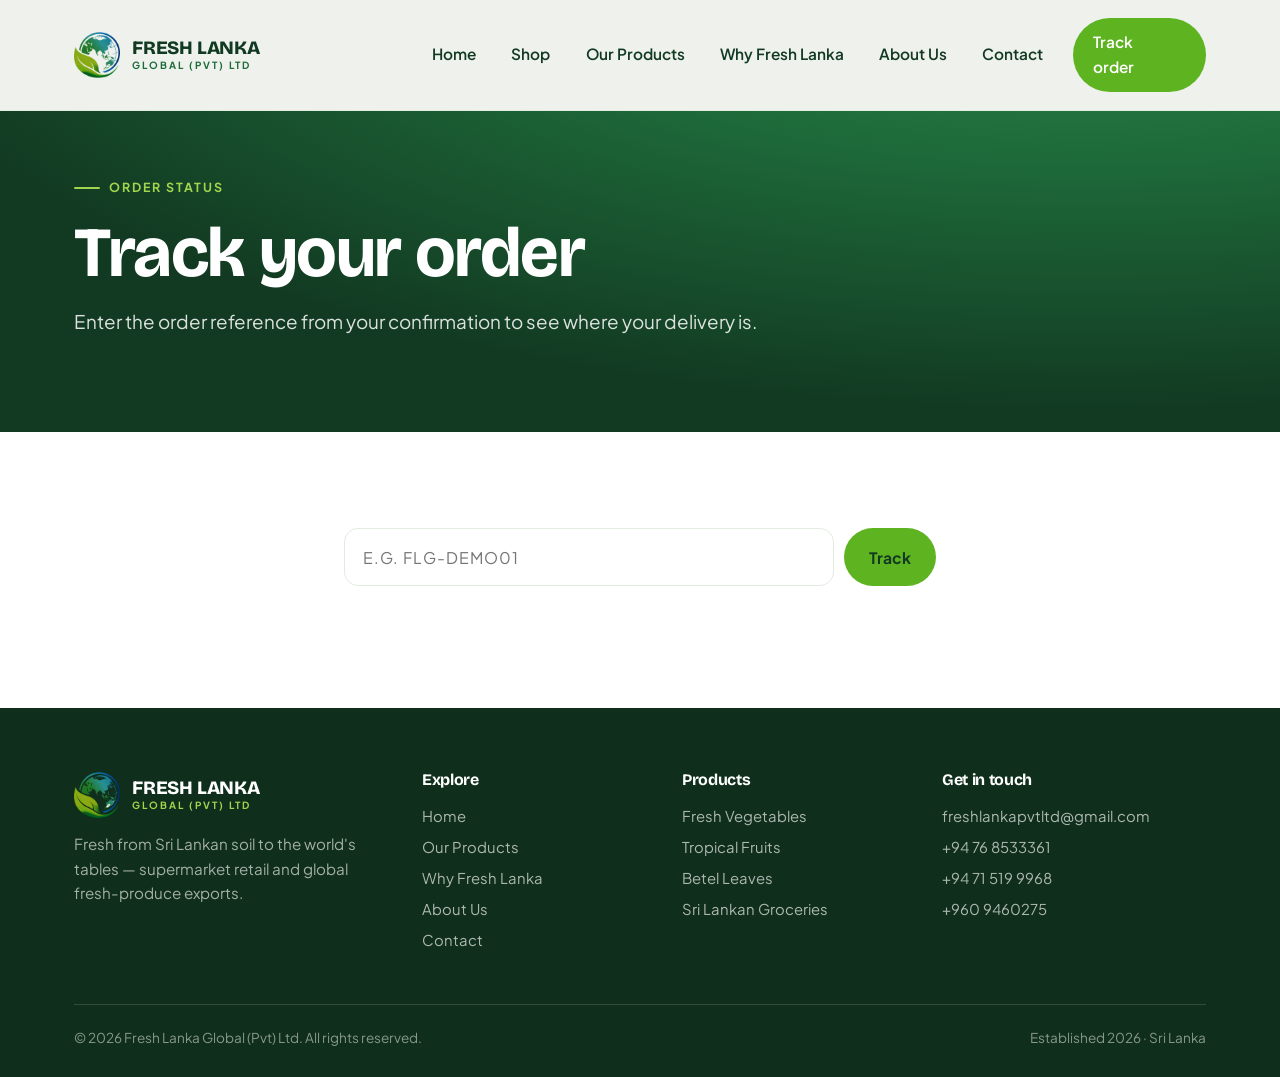
<file: track.html>
<!DOCTYPE html>
<html lang="en">
<head>
<script>document.documentElement.className+=' js'</script>
<meta charset="UTF-8">
<meta name="viewport" content="width=device-width, initial-scale=1.0">
<title>Track Your Order — Fresh Lanka Global (Pvt) Ltd</title>
<meta name="description" content="Track the status of your Fresh Lanka Global order using your order reference.">
<link rel="icon" href="assets/emblem.png">
<link rel="canonical" href="https://freshlankaglobal.com/track.html">
<meta name="robots" content="index, follow">
<meta name="theme-color" content="#123a22">
<link rel="preconnect" href="https://fonts.googleapis.com">
<link rel="preconnect" href="https://fonts.gstatic.com" crossorigin>
<link href="https://fonts.googleapis.com/css2?family=Bricolage+Grotesque:opsz,wght@12..96,600;12..96,700;12..96,800&family=Plus+Jakarta+Sans:wght@400;500;600;700&display=swap" rel="stylesheet">
<link rel="stylesheet" href="styles.css">
<style>
  .track-box{max-width:640px;margin:0 auto}
  .track-form{display:flex;gap:10px;margin-bottom:26px}
  .track-form input{flex:1;padding:.95rem 1.1rem;border:1.5px solid var(--line);border-radius:14px;
    font:inherit;font-size:1rem;text-transform:uppercase;letter-spacing:.06em;outline:none}
  .track-form input:focus{border-color:var(--leaf)}
  .steps{list-style:none;padding:0;margin:26px 0 0}
  .steps li{display:flex;gap:16px;padding-bottom:26px;position:relative}
  .steps li:not(:last-child):before{content:'';position:absolute;left:17px;top:36px;bottom:0;
    width:2px;background:var(--line)}
  .steps li.done:not(:last-child):before{background:var(--leaf)}
  .steps .dot{width:36px;height:36px;border-radius:50%;flex:none;display:flex;align-items:center;
    justify-content:center;background:var(--paper-2);border:2px solid var(--line);color:var(--muted);
    font-weight:800;font-size:.9rem;z-index:1}
  .steps li.done .dot{background:var(--leaf);border-color:var(--leaf);color:#fff}
  .steps li.current .dot{background:var(--green);border-color:var(--green);color:#fff;
    box-shadow:0 0 0 5px rgba(94,179,32,.18)}
  .steps b{display:block;color:var(--forest);font-size:1rem;margin-bottom:2px}
  .steps span{color:var(--muted);font-size:.88rem}
  .order-card{background:#fff;border:1px solid var(--line);border-radius:20px;padding:28px;
    box-shadow:var(--shadow-sm);margin-top:8px}
  .order-card .oc-head{display:flex;justify-content:space-between;flex-wrap:wrap;gap:10px;
    padding-bottom:16px;border-bottom:1px solid var(--line);margin-bottom:6px}
  .order-card .oc-head b{font-family:var(--display);font-size:1.3rem;color:var(--green)}
  .err{background:#fdecec;border:1px solid #f3c4c4;color:#a13636;padding:14px 18px;border-radius:14px;
    font-size:.94rem}
</style>
</head>
<body>

<header class="site-header over-dark">
  <div class="container">
    <a class="brand" href="index.html">
      <img src="assets/emblem.png" alt="Fresh Lanka emblem">
      <div class="brand-text"><b>FRESH LANKA</b><span>Global (Pvt) Ltd</span></div>
    </a>
    <button class="nav-toggle"><span></span><span></span><span></span></button>
    <nav class="nav">
      <a href="index.html">Home</a>
      <a href="shop.html">Shop</a>
      <a href="products.html">Our Products</a>
      <a href="quality.html">Why Fresh Lanka</a>
      <a href="about.html">About Us</a>
      <a href="contact.html">Contact</a>
      <a href="track.html" class="btn btn--leaf active">Track order</a>
    </nav>
  </div>
</header>

<section class="page-hero">
  <div class="container">
    <span class="eyebrow">Order Status</span>
    <h1>Track your order</h1>
    <p class="lede">Enter the order reference from your confirmation to see where your delivery is.</p>
  </div>
</section>

<section class="section">
  <div class="container track-box">
    <div class="track-form">
      <input id="ref" placeholder="e.g. FLG-DEMO01" autocomplete="off">
      <button class="btn btn--leaf" id="go">Track</button>
    </div>
    <div id="result"></div>
  </div>
</section>

<footer class="site-footer">
  <div class="container">
    <div class="footer-grid">
      <div>
        <div class="brand">
          <img src="assets/emblem.png" alt="" width="46" height="46" style="border-radius:12px">
          <div class="brand-text"><b>FRESH LANKA</b><span>Global (Pvt) Ltd</span></div>
        </div>
        <p>Fresh from Sri Lankan soil to the world's tables — supermarket retail and global fresh-produce exports.</p>
      </div>
      <div class="footer-col">
        <h4>Explore</h4>
        <a href="index.html">Home</a>
        <a href="products.html">Our Products</a>
        <a href="quality.html">Why Fresh Lanka</a>
        <a href="about.html">About Us</a>
        <a href="contact.html">Contact</a>
      </div>
      <div class="footer-col">
        <h4>Products</h4>
        <a href="products.html">Fresh Vegetables</a>
        <a href="products.html">Tropical Fruits</a>
        <a href="products.html">Betel Leaves</a>
        <a href="products.html">Sri Lankan Groceries</a>
      </div>
      <div class="footer-col">
        <h4>Get in touch</h4>
        <a href="mailto:freshlankapvtltd@gmail.com">freshlankapvtltd@gmail.com</a>
        <a href="tel:+94768533361">+94 76 8533361</a>
        <a href="tel:+94715199968">+94 71 519 9968</a>
        <a href="tel:+9609460275">+960 9460275</a>
      </div>
    </div>
    <div class="footer-bottom">
      <span>© <span id="year">2026</span> Fresh Lanka Global (Pvt) Ltd. All rights reserved.</span>
      <span>Established 2026 · Sri Lanka</span>
    </div>
  </div>
</footer>

<script src="script.js"></script>
<script>
const STAGES = [
  ['received',        'Order received',    'We have your order and will confirm shortly.'],
  ['packing',         'Packing',           'Your items are being picked and packed fresh.'],
  ['shipped',         'Dispatched',        'Your order has left our store.'],
  ['out_for_delivery','Out for delivery',  'Our driver is on the way to you.'],
  ['delivered',       'Delivered',         'Your order has been delivered. Enjoy!']
];

async function track() {
  const ref = document.getElementById('ref').value.trim().toUpperCase();
  const box = document.getElementById('result');
  if (!ref) return;
  box.innerHTML = '<p style="color:var(--muted)">Looking up your order…</p>';
  try {
    const res = await fetch('orders.json?v=' + Date.now());
    const data = await res.json();
    const o = data.orders[ref];
    if (!o) {
      box.innerHTML = `<div class="err">We couldn't find order <b>${ref}</b>. Please check the reference,
        or contact us and we'll help right away.</div>`;
      return;
    }
    const idx = STAGES.findIndex(s => s[0] === o.status);
    box.innerHTML = `
      <div class="order-card">
        <div class="oc-head">
          <div><span class="pcat">Order reference</span><b>${ref}</b></div>
          <div style="text-align:right"><span class="pcat">Total</span><b>${o.total || '—'}</b></div>
        </div>
        <p style="color:var(--muted);font-size:.92rem;margin:12px 0 0">
          <b style="color:var(--forest)">${o.customer || ''}</b><br>${o.items || ''}<br>
          <span style="font-size:.85rem">Placed ${o.placed || ''}</span>
        </p>
        ${o.note ? `<p style="margin-top:12px;background:var(--paper-2);border-radius:12px;padding:12px 14px;font-size:.9rem">📦 ${o.note}</p>` : ''}
        <ul class="steps">
          ${STAGES.map((s, i) => `
            <li class="${i < idx ? 'done' : i === idx ? 'current done' : ''}">
              <div class="dot">${i <= idx ? '✓' : i + 1}</div>
              <div><b>${s[1]}</b><span>${s[2]}</span></div>
            </li>`).join('')}
        </ul>
      </div>`;
  } catch (e) {
    box.innerHTML = '<div class="err">Sorry, we could not load order information right now. Please try again.</div>';
  }
}
document.getElementById('go').addEventListener('click', track);
document.getElementById('ref').addEventListener('keydown', e => { if (e.key === 'Enter') track(); });
</script>
</body>
</html>
</file>
<file: styles.css>
/* ============================================================
   Fresh Lanka (Pvt) Ltd — shared stylesheet
   Brand palette derived from the company logo:
   forest green · betel-leaf lime · globe-ocean blue · cream paper
   Display face: Bricolage Grotesque  |  Body: Plus Jakarta Sans
   ============================================================ */

:root{
  --forest:#123a22;       /* deepest green — headings, footer            */
  --green:#1e6b3a;        /* primary brand green                         */
  --green-soft:#2f8a4d;   /* lighter green for gradients                 */
  --leaf:#5eb320;         /* fresh leaf green — accent                   */
  --leaf-2:#a3d44e;       /* pale lime                                   */
  --ocean:#1c6fa6;        /* globe blue — secondary accent               */
  --ocean-deep:#155680;
  --paper:#ffffff;        /* white page background                       */
  --paper-2:#f1f7ee;      /* soft mint section background               */
  --card:#ffffff;
  --ink:#23301f;          /* body text                                   */
  --muted:#5a6a55;        /* secondary text                              */
  --line:#e3ece0;          /* soft green hairlines                       */
  --line-dark:rgba(255,255,255,.14);

  --maxw:1180px;
  --radius:18px;
  --radius-lg:28px;
  --shadow-sm:0 1px 2px rgba(18,58,34,.06), 0 6px 18px rgba(18,58,34,.06);
  --shadow-md:0 10px 40px rgba(18,58,34,.12);
  --shadow-lg:0 24px 70px rgba(18,58,34,.18);
  --ease:cubic-bezier(.22,.61,.36,1);

  --ff-display:"Bricolage Grotesque", system-ui, sans-serif;
  --ff-body:"Plus Jakarta Sans", system-ui, sans-serif;
}

*,*::before,*::after{box-sizing:border-box}
html{scroll-behavior:smooth}
body{
  margin:0;
  font-family:var(--ff-body);
  color:var(--ink);
  background:var(--paper);
  line-height:1.6;
  -webkit-font-smoothing:antialiased;
  text-rendering:optimizeLegibility;
  overflow-x:hidden;
}
img{max-width:100%;display:block}
a{color:inherit;text-decoration:none}
button{font-family:inherit}

/* ---------- layout helpers ---------- */
.container{width:100%;max-width:var(--maxw);margin:0 auto;padding:0 24px}
.section{padding:96px 0}
.section--tight{padding:64px 0}
.center{text-align:center}
.lead{font-size:1.18rem;color:var(--muted);max-width:60ch}
.center .lead{margin-left:auto;margin-right:auto}

/* ---------- type ---------- */
h1,h2,h3,h4{font-family:var(--ff-display);color:var(--forest);line-height:1.06;
  font-weight:700;letter-spacing:-.02em;margin:0}
h1{font-size:clamp(2.4rem,6vw,4.4rem)}
h2{font-size:clamp(2rem,4.2vw,3.2rem)}
h3{font-size:clamp(1.3rem,2.4vw,1.7rem);letter-spacing:-.01em}
p{margin:0 0 1rem}

.eyebrow{
  display:inline-flex;align-items:center;gap:.55rem;
  font-family:var(--ff-body);font-weight:700;font-size:.78rem;
  letter-spacing:.16em;text-transform:uppercase;color:var(--green);
  margin-bottom:1.1rem;
}
.eyebrow::before{
  content:"";width:26px;height:2px;background:var(--leaf);display:inline-block;border-radius:2px;
}
.eyebrow--center{justify-content:center}

.section-head{max-width:64ch;margin:0 0 56px}
.section-head.center{margin-left:auto;margin-right:auto}
.section-head p{font-size:1.1rem;color:var(--muted);margin-top:1rem}

/* leaf bullet motif (signature) */
.leaf-list{list-style:none;padding:0;margin:0;display:grid;gap:18px}
.leaf-list li{position:relative;padding-left:38px;color:var(--ink)}
.leaf-list li::before{
  content:"";position:absolute;left:0;top:.2em;width:22px;height:22px;
  background:var(--leaf);
  -webkit-mask:var(--leaf-mask) center/contain no-repeat;
          mask:var(--leaf-mask) center/contain no-repeat;
}
.leaf-list li strong{color:var(--forest);font-family:var(--ff-display);font-weight:700}

:root{
  --leaf-mask:url("data:image/svg+xml;utf8,<svg xmlns='http://www.w3.org/2000/svg' viewBox='0 0 24 24'><path d='M21 3C9 3 3 9 3 21c0 0 6 0 11-5 4-4 7-13 7-13zM6.5 17.5C9 12 14 8 18 6' fill='none' stroke='black' stroke-width='2' stroke-linecap='round' stroke-linejoin='round'/></svg>");
}

/* ---------- buttons ---------- */
.btn{
  display:inline-flex;align-items:center;gap:.55rem;
  font-weight:700;font-size:.98rem;padding:.95rem 1.5rem;border-radius:999px;
  border:1.5px solid transparent;cursor:pointer;transition:transform .25s var(--ease),
  box-shadow .25s var(--ease),background .25s var(--ease),color .25s var(--ease);
}
.btn svg{width:18px;height:18px}
.btn--primary{background:var(--green);color:#fff;box-shadow:0 8px 24px rgba(30,107,58,.3)}
.btn--primary:hover{background:var(--forest);transform:translateY(-2px);box-shadow:0 14px 30px rgba(18,58,34,.32)}
.btn--leaf{background:var(--leaf);color:var(--forest)}
.btn--leaf:hover{background:var(--leaf-2);transform:translateY(-2px)}
.btn--ghost{background:transparent;color:var(--forest);border-color:var(--line)}
.btn--ghost:hover{border-color:var(--green);color:var(--green);transform:translateY(-2px)}
.btn--on-dark{background:rgba(255,255,255,.08);color:#fff;border-color:rgba(255,255,255,.28);backdrop-filter:blur(4px)}
.btn--on-dark:hover{background:#fff;color:var(--forest);transform:translateY(-2px)}

/* ---------- header / nav ---------- */
.site-header{
  position:fixed;top:0;left:0;right:0;z-index:60;
  transition:background .3s var(--ease),box-shadow .3s var(--ease),padding .3s var(--ease);
  padding:18px 0;
}
.site-header .container{display:flex;align-items:center;justify-content:space-between;gap:24px}
.brand{display:flex;align-items:center;gap:12px}
.brand img{width:46px;height:46px;border-radius:12px;transition:width .3s var(--ease),height .3s var(--ease)}
.brand-text{display:flex;flex-direction:column;line-height:1}
.brand-text b{font-family:var(--ff-display);font-weight:800;font-size:1.18rem;color:var(--forest);letter-spacing:-.01em}
.brand-text span{font-size:.62rem;letter-spacing:.2em;text-transform:uppercase;color:var(--green);font-weight:700;margin-top:3px}

.nav{display:flex;align-items:center;gap:8px}
.nav a{
  font-weight:600;font-size:.96rem;color:var(--forest);padding:.55rem .85rem;border-radius:999px;
  transition:background .2s var(--ease),color .2s var(--ease);
}
.nav a:hover{background:rgba(30,107,58,.1)}
.nav a.active{color:var(--green)}
.nav a.active::after{content:"";display:block;height:2px;width:60%;background:var(--leaf);border-radius:2px;margin:2px auto 0}
.nav .btn{margin-left:8px;padding:.7rem 1.2rem}

/* header: ALWAYS the same light bar (never transparent, never inverts) */
.site-header,
.site-header.on-light,
.site-header.over-dark,
.site-header.scrolled{
  background:#eef1ec;
  backdrop-filter:none;
  box-shadow:0 1px 0 var(--line);
}
.site-header.scrolled{box-shadow:0 4px 24px rgba(18,58,34,.08);padding:10px 0}
.site-header.scrolled .brand img{width:40px;height:40px}
/* text stays dark in every state */
.site-header .brand-text b,
.site-header.over-dark:not(.scrolled) .brand-text b{color:var(--forest)}
.site-header .brand-text span,
.site-header.over-dark:not(.scrolled) .brand-text span{color:var(--green)}
.site-header .nav a,
.site-header.over-dark:not(.scrolled) .nav a{color:var(--forest)}
.site-header .nav a:hover,
.site-header.over-dark:not(.scrolled) .nav a:hover{background:rgba(30,107,58,.1)}
.site-header .nav a.btn,
.site-header.over-dark:not(.scrolled) .nav a.btn{color:#fff}
.site-header .nav-toggle span,
.site-header.over-dark:not(.scrolled) .nav-toggle span{background:var(--forest)}

.nav-toggle{display:none;background:none;border:0;width:44px;height:44px;cursor:pointer;
  flex-direction:column;gap:5px;align-items:center;justify-content:center}
.nav-toggle span{width:24px;height:2px;background:var(--forest);border-radius:2px;transition:.3s var(--ease)}

/* ---------- hero ---------- */
.hero{
  position:relative;min-height:100vh;display:flex;align-items:center;
  color:#fff;overflow:hidden;
  background:radial-gradient(120% 120% at 80% -10%, #2f8a4d 0%, #1e6b3a 38%, #123a22 78%);
}
.hero::after{ /* ocean glow */
  content:"";position:absolute;right:-10%;bottom:-30%;width:60vw;height:60vw;
  background:radial-gradient(circle, rgba(28,111,166,.55), transparent 62%);
  filter:blur(10px);pointer-events:none;
}
.hero-grid{ /* globe meridian lines */
  position:absolute;inset:0;opacity:.5;pointer-events:none;
  background-image:
    repeating-linear-gradient(90deg, rgba(255,255,255,.06) 0 1px, transparent 1px 64px),
    repeating-linear-gradient(0deg, rgba(255,255,255,.05) 0 1px, transparent 1px 64px);
  -webkit-mask:radial-gradient(circle at 70% 40%, #000 0%, transparent 70%);
          mask:radial-gradient(circle at 70% 40%, #000 0%, transparent 70%);
}
.hero .container{position:relative;z-index:2;padding-top:120px;padding-bottom:80px}
.hero-grid-cols{display:grid;grid-template-columns:1.15fr .85fr;gap:48px;align-items:center}
.hero h1{color:#fff;margin-bottom:1.2rem}
.hero h1 em{font-style:normal;color:var(--leaf-2);
  background:linear-gradient(90deg,var(--leaf-2),var(--leaf));-webkit-background-clip:text;background-clip:text;-webkit-text-fill-color:transparent}
.hero p.sub{font-size:1.2rem;color:rgba(255,255,255,.86);max-width:54ch;margin-bottom:2rem}
.hero .eyebrow{color:var(--leaf-2)}
.hero .eyebrow::before{background:var(--leaf-2)}
.hero-cta{display:flex;flex-wrap:wrap;gap:14px;margin-bottom:2.6rem}

.hero-emblem{position:relative;display:flex;justify-content:center;align-items:center}
.hero-emblem img{width:min(420px,85%);filter:drop-shadow(0 30px 60px rgba(0,0,0,.4));
  animation:floaty 7s ease-in-out infinite}
.hero-emblem .ring{
  position:absolute;width:min(460px,92%);aspect-ratio:1;border:1.5px dashed rgba(255,255,255,.25);
  border-radius:50%;animation:spin 60s linear infinite;
}
@keyframes floaty{0%,100%{transform:translateY(0)}50%{transform:translateY(-16px)}}
@keyframes spin{to{transform:rotate(360deg)}}

/* hero stat strip */
.hero-stats{display:flex;flex-wrap:wrap;gap:14px}
.hero-stats .stat{
  background:rgba(255,255,255,.08);border:1px solid rgba(255,255,255,.16);
  border-radius:14px;padding:14px 18px;backdrop-filter:blur(4px);min-width:150px;
}
.hero-stats .stat b{font-family:var(--ff-display);font-size:1.15rem;color:#fff;display:block}
.hero-stats .stat span{font-size:.82rem;color:rgba(255,255,255,.75)}

/* page hero (interior pages) */
.page-hero{
  position:relative;padding:170px 0 80px;color:#fff;overflow:hidden;
  background:radial-gradient(120% 140% at 85% -20%, #2f8a4d 0%, #1e6b3a 40%, #123a22 82%);
}
.page-hero .hero-grid{opacity:.4}
.page-hero .container{position:relative;z-index:2}
.page-hero h1{color:#fff}
.page-hero p{color:rgba(255,255,255,.85);max-width:60ch;font-size:1.18rem;margin-top:1rem}
.page-hero .eyebrow{color:var(--leaf-2)}
.page-hero .eyebrow::before{background:var(--leaf-2)}
.crumbs{font-size:.85rem;color:rgba(255,255,255,.6);margin-bottom:1.2rem;letter-spacing:.02em}
.crumbs a:hover{color:#fff}

/* ---------- trust strip ---------- */
.trust{background:var(--forest);color:#fff;padding:26px 0}
.trust .container{display:flex;flex-wrap:wrap;gap:28px 56px;justify-content:center;align-items:center}
.trust .item{display:flex;align-items:center;gap:10px;font-weight:600;font-size:.96rem;color:rgba(255,255,255,.9)}
.trust .item svg{width:22px;height:22px;color:var(--leaf-2)}

/* ---------- cards / grid ---------- */
.grid{display:grid;gap:26px}
.grid-2{grid-template-columns:repeat(2,1fr)}
.grid-3{grid-template-columns:repeat(3,1fr)}
.grid-4{grid-template-columns:repeat(4,1fr)}

.card{
  background:var(--card);border:1px solid var(--line);border-radius:var(--radius);
  padding:32px;box-shadow:var(--shadow-sm);transition:transform .3s var(--ease),box-shadow .3s var(--ease),border-color .3s var(--ease);
}
.card:hover{transform:translateY(-6px);box-shadow:var(--shadow-md);border-color:transparent}
.card .ic{
  width:54px;height:54px;border-radius:14px;display:flex;align-items:center;justify-content:center;
  background:linear-gradient(135deg,var(--green),var(--leaf));color:#fff;margin-bottom:20px;
}
.card .ic svg{width:26px;height:26px}
.card h3{margin-bottom:.6rem}
.card p{color:var(--muted);margin:0}

/* pillars (what we do) */
.pillar{
  position:relative;overflow:hidden;border-radius:var(--radius-lg);padding:40px;color:#fff;
  min-height:300px;display:flex;flex-direction:column;justify-content:flex-end;
  box-shadow:var(--shadow-md);
}
.pillar--retail{background:linear-gradient(150deg,#2f8a4d,#123a22)}
.pillar--export{background:linear-gradient(150deg,#1c6fa6,#0f3a55)}
.pillar .tag{font-size:.75rem;letter-spacing:.18em;text-transform:uppercase;font-weight:700;
  color:rgba(255,255,255,.8);margin-bottom:auto}
.pillar h3{color:#fff;font-size:1.7rem;margin:24px 0 .6rem}
.pillar p{color:rgba(255,255,255,.85);margin:0 0 1.2rem}
.pillar a{font-weight:700;color:#fff;display:inline-flex;align-items:center;gap:.4rem}
.pillar a svg{width:16px;height:16px;transition:transform .25s var(--ease)}
.pillar a:hover svg{transform:translateX(4px)}
.pillar .big-leaf{position:absolute;right:-30px;top:-30px;width:200px;opacity:.14;color:#fff}

/* ---------- product categories ---------- */
.cat{margin-bottom:64px}
.cat-head{display:flex;align-items:flex-end;justify-content:space-between;gap:20px;
  border-bottom:1px solid var(--line);padding-bottom:18px;margin-bottom:30px;flex-wrap:wrap}
.cat-head .ic{width:44px;height:44px;border-radius:12px;display:flex;align-items:center;justify-content:center;
  background:linear-gradient(135deg,var(--green),var(--leaf));color:#fff;flex:none}
.cat-head .ic svg{width:22px;height:22px}
.cat-title{display:flex;align-items:center;gap:14px}
.cat-title h3{font-size:1.5rem}
.cat-head p{margin:0;color:var(--muted);max-width:46ch;font-size:.96rem}

.chips{display:flex;flex-wrap:wrap;gap:12px}
.chip{
  background:var(--card);border:1px solid var(--line);border-radius:999px;
  padding:.6rem 1.15rem;font-weight:600;font-size:.95rem;color:var(--forest);
  display:inline-flex;align-items:center;gap:.5rem;transition:.25s var(--ease);
}
.chip::before{content:"";width:9px;height:9px;border-radius:50%;background:var(--leaf)}
.chip:hover{border-color:var(--green);background:#fff;transform:translateY(-2px);box-shadow:var(--shadow-sm)}

/* featured betel spotlight */
.spotlight{
  background:linear-gradient(135deg,#123a22,#1e6b3a 60%,#2f8a4d);
  border-radius:var(--radius-lg);overflow:hidden;color:#fff;
  display:grid;grid-template-columns:1.1fr .9fr;align-items:center;box-shadow:var(--shadow-lg);
}
.spotlight-body{padding:56px}
.spotlight .eyebrow{color:var(--leaf-2)}
.spotlight .eyebrow::before{background:var(--leaf-2)}
.spotlight h2{color:#fff;margin-bottom:1rem}
.spotlight p{color:rgba(255,255,255,.86);margin-bottom:1rem}
.spotlight-art{position:relative;align-self:stretch;min-height:340px;display:flex;align-items:center;justify-content:center;
  background:radial-gradient(circle at 50% 40%, rgba(163,212,78,.35), transparent 65%)}
.spotlight-art svg{width:72%;color:var(--leaf-2);filter:drop-shadow(0 20px 40px rgba(0,0,0,.35))}

/* ---------- founders ---------- */
.founder{
  background:var(--card);border:1px solid var(--line);border-radius:var(--radius-lg);
  padding:40px 30px 34px;text-align:center;
  box-shadow:var(--shadow-sm);transition:transform .3s var(--ease),box-shadow .3s var(--ease);
}
.founder:hover{transform:translateY(-6px);box-shadow:var(--shadow-md)}
.founder .photo{
  width:148px;height:148px;border-radius:50%;overflow:hidden;margin:0 auto 22px;
  background:var(--paper-2);border:4px solid #fff;
  box-shadow:0 0 0 2px var(--line), 0 12px 26px rgba(18,58,34,.16);
}
.founder .photo img{width:100%;height:100%;object-fit:cover;transition:transform .6s var(--ease)}
.founder:hover .photo img{transform:scale(1.06)}
.founder-body{padding:0}
.founder-body .role{display:inline-block;font-size:.7rem;letter-spacing:.14em;text-transform:uppercase;
  font-weight:700;color:#fff;background:var(--green);padding:.35rem .8rem;border-radius:999px;margin-bottom:14px}
.founder-body h3{font-size:1.35rem;margin-bottom:.6rem}
.founder-body p{color:var(--muted);margin:0;font-size:.97rem;line-height:1.72}

/* values list */
.value{background:var(--card);border:1px solid var(--line);border-radius:var(--radius);padding:28px}
.value .n{font-family:var(--ff-display);font-weight:800;color:var(--leaf);font-size:1.6rem;line-height:1}
.value h3{margin:14px 0 .5rem;font-size:1.2rem}
.value p{color:var(--muted);margin:0;font-size:.96rem}

/* split (image-ish + text) */
.split{display:grid;grid-template-columns:1fr 1fr;gap:56px;align-items:center}
.panel{
  border-radius:var(--radius-lg);padding:44px;color:#fff;position:relative;overflow:hidden;
  background:linear-gradient(150deg,#1e6b3a,#123a22);box-shadow:var(--shadow-md);
}
.panel--ocean{background:linear-gradient(150deg,#1c6fa6,#0f3a55)}
.panel .big-leaf{position:absolute;right:-40px;bottom:-40px;width:240px;opacity:.13;color:#fff}
.panel h3{color:#fff;margin-bottom:1rem}
.panel .stat-row{display:flex;gap:30px;flex-wrap:wrap;margin-top:8px}
.panel .stat-row b{font-family:var(--ff-display);font-size:2rem;color:var(--leaf-2);display:block;line-height:1}
.panel .stat-row span{font-size:.85rem;color:rgba(255,255,255,.8)}

/* ---------- cta band ---------- */
.cta-band{background:var(--forest);color:#fff;position:relative;overflow:hidden}
.cta-band .big-leaf{position:absolute;left:-60px;top:-40px;width:300px;opacity:.1;color:#fff}
.cta-band .container{position:relative;z-index:2;text-align:center;padding:84px 24px}
.cta-band h2{color:#fff;margin-bottom:1rem}
.cta-band p{color:rgba(255,255,255,.82);max-width:54ch;margin:0 auto 2rem}
.cta-band .hero-cta{justify-content:center}

/* ---------- contact ---------- */
.contact-grid{display:grid;grid-template-columns:1fr 1fr;gap:48px;align-items:start}
.contact-card{background:var(--card);border:1px solid var(--line);border-radius:var(--radius);
  padding:26px;display:flex;gap:16px;align-items:flex-start;box-shadow:var(--shadow-sm);transition:.3s var(--ease)}
.contact-card:hover{transform:translateY(-4px);box-shadow:var(--shadow-md)}
.contact-card .ic{width:48px;height:48px;border-radius:12px;flex:none;display:flex;align-items:center;justify-content:center;
  background:linear-gradient(135deg,var(--green),var(--leaf));color:#fff}
.contact-card .ic svg{width:22px;height:22px}
.contact-card h3{font-size:1.05rem;margin-bottom:.35rem}
.contact-card a,.contact-card p{display:block;color:var(--muted);margin:.1rem 0;font-size:.96rem}
.contact-card a:hover{color:var(--green)}

.form{background:var(--card);border:1px solid var(--line);border-radius:var(--radius-lg);padding:36px;box-shadow:var(--shadow-sm)}
.field{margin-bottom:18px}
.field label{display:block;font-weight:600;font-size:.9rem;color:var(--forest);margin-bottom:7px}
.field input,.field textarea,.field select{
  width:100%;padding:.85rem 1rem;border:1.5px solid var(--line);border-radius:12px;
  font-family:inherit;font-size:1rem;color:var(--ink);background:var(--paper);transition:.2s var(--ease);
}
.field input:focus,.field textarea:focus,.field select:focus{
  outline:none;border-color:var(--green);background:#fff;box-shadow:0 0 0 4px rgba(108,181,43,.18)}
.field textarea{resize:vertical;min-height:130px}
.form .note{font-size:.85rem;color:var(--muted);margin:6px 0 0}

/* ---------- footer ---------- */
.site-footer{background:#0f2e1b;color:rgba(255,255,255,.78);padding:64px 0 28px}
.footer-grid{display:grid;grid-template-columns:1.4fr 1fr 1fr 1.2fr;gap:40px}
.site-footer .brand-text b{color:#fff}
.site-footer .brand-text span{color:var(--leaf-2)}
.site-footer p{color:rgba(255,255,255,.62);font-size:.95rem;margin-top:14px;max-width:32ch}
.footer-col h4{font-family:var(--ff-display);color:#fff;font-size:1rem;margin-bottom:16px;font-weight:700}
.footer-col a,.footer-col p{display:block;color:rgba(255,255,255,.66);font-size:.93rem;margin:.45rem 0;transition:color .2s}
.footer-col a:hover{color:var(--leaf-2)}
.footer-bottom{border-top:1px solid var(--line-dark);margin-top:44px;padding-top:22px;
  display:flex;justify-content:space-between;flex-wrap:wrap;gap:10px;font-size:.85rem;color:rgba(255,255,255,.5)}

/* ---------- reveal animation (progressive enhancement) ---------- */
.reveal{opacity:1;transform:none}
html.js .reveal{opacity:0;transform:translateY(26px);transition:opacity .7s var(--ease),transform .7s var(--ease)}
html.js .reveal.in{opacity:1;transform:none}
.reveal[data-d="1"]{transition-delay:.08s}
.reveal[data-d="2"]{transition-delay:.16s}
.reveal[data-d="3"]{transition-delay:.24s}
.reveal[data-d="4"]{transition-delay:.32s}

/* ---------- responsive ---------- */
@media (max-width:980px){
  .hero-grid-cols{grid-template-columns:1fr;gap:36px}
  .hero-emblem{order:-1}
  .hero-emblem img{width:260px}
  .spotlight{grid-template-columns:1fr}
  .spotlight-art{min-height:240px;order:-1}
  .split{grid-template-columns:1fr;gap:32px}
  .contact-grid{grid-template-columns:1fr;gap:32px}
  .grid-4{grid-template-columns:repeat(2,1fr)}
  .footer-grid{grid-template-columns:1fr 1fr}
}
@media (max-width:760px){
  .section{padding:64px 0}
  .nav{
    position:fixed;inset:0 0 0 auto;width:min(320px,84vw);height:100vh;background:var(--paper);
    flex-direction:column;align-items:stretch;gap:6px;padding:96px 24px 24px;
    box-shadow:-20px 0 60px rgba(18,58,34,.18);transform:translateX(100%);
    transition:transform .35s var(--ease);
  }
  .nav.open{transform:none}
  .nav a{color:var(--forest)!important;padding:.85rem 1rem;border-radius:12px;font-size:1.05rem}
  .nav a:hover{background:rgba(30,107,58,.1)}
  .nav .btn{margin:10px 0 0;justify-content:center}
  .nav-toggle{display:flex;z-index:70}
  .site-header.menu-open .nav-toggle span:nth-child(1){transform:translateY(7px) rotate(45deg);background:var(--forest)}
  .site-header.menu-open .nav-toggle span:nth-child(2){opacity:0}
  .site-header.menu-open .nav-toggle span:nth-child(3){transform:translateY(-7px) rotate(-45deg);background:var(--forest)}
  .grid-2,.grid-3,.grid-4{grid-template-columns:1fr}
  .footer-grid{grid-template-columns:1fr}
  .spotlight-body{padding:36px 28px}
  .trust .container{justify-content:flex-start}
}

/* ---------- accessibility ---------- */
:focus-visible{outline:3px solid var(--leaf);outline-offset:3px;border-radius:6px}
@media (prefers-reduced-motion:reduce){
  *,*::before,*::after{animation:none!important;transition:none!important;scroll-behavior:auto!important}
  .reveal{opacity:1;transform:none}
}


/* ================= ANNOUNCEMENT BAR ================= */
.topbar{background:var(--forest);color:#fff;font-size:.82rem;letter-spacing:.02em}
.topbar .wrap{display:flex;justify-content:center;gap:26px;flex-wrap:wrap;padding:9px 0;text-align:center}
.topbar span{display:inline-flex;align-items:center;gap:7px;opacity:.92}
.topbar b{color:var(--leaf-2);font-weight:700}
@media(max-width:760px){.topbar .wrap{gap:14px;font-size:.74rem}}

/* ================= SHOP ================= */
.shop-toolbar{display:flex;align-items:center;justify-content:space-between;gap:16px;flex-wrap:wrap;margin-bottom:28px}
.chips-row{display:flex;gap:10px;flex-wrap:wrap}
.chip-btn{border:1.5px solid var(--line);background:#fff;color:var(--muted);font:inherit;font-size:.9rem;
  font-weight:600;padding:.55rem 1.05rem;border-radius:999px;cursor:pointer;transition:.2s var(--ease)}
.chip-btn:hover{border-color:var(--leaf);color:var(--green)}
.chip-btn.active{background:var(--green);border-color:var(--green);color:#fff}

.country-pick{display:flex;align-items:center;gap:9px;background:#fff;border:1.5px solid var(--line);
  border-radius:999px;padding:.42rem .5rem .42rem 1rem}
.country-pick label{font-size:.82rem;font-weight:700;color:var(--muted);letter-spacing:.04em;text-transform:uppercase}
.country-pick select{border:0;background:transparent;font:inherit;font-weight:700;color:var(--green);
  padding:.3rem .4rem;border-radius:999px;cursor:pointer;outline:none}

.store-note{display:flex;align-items:center;gap:12px;background:var(--paper-2);border:1px solid var(--line);
  border-left:4px solid var(--leaf);border-radius:14px;padding:14px 18px;margin-bottom:30px;font-size:.94rem}
.store-note b{color:var(--forest)}

.products{display:grid;grid-template-columns:repeat(4,1fr);gap:22px}
@media(max-width:980px){.products{grid-template-columns:repeat(2,1fr)}}
@media(max-width:520px){.products{grid-template-columns:1fr}}

.pcard{background:#fff;border:1px solid var(--line);border-radius:20px;overflow:hidden;display:flex;
  flex-direction:column;box-shadow:var(--shadow-sm);transition:transform .3s var(--ease),box-shadow .3s var(--ease)}
.pcard:hover{transform:translateY(-6px);box-shadow:var(--shadow-md)}
.pcard .pimg{position:relative;aspect-ratio:1;overflow:hidden;background:var(--paper-2)}
.pcard .pimg img{width:100%;height:100%;object-fit:cover;transition:transform .6s var(--ease)}
.pcard:hover .pimg img{transform:scale(1.06)}
.pcard .pimg .ph{width:100%;height:100%;display:flex;align-items:center;justify-content:center;
  background:linear-gradient(140deg,#eaf5e4,#dcebd4);color:var(--green);font-size:2.6rem}
.badge-org{position:absolute;top:12px;left:12px;background:var(--leaf);color:#fff;font-size:.68rem;
  font-weight:800;letter-spacing:.08em;text-transform:uppercase;padding:.3rem .6rem;border-radius:999px}
.pbody{padding:16px 16px 18px;display:flex;flex-direction:column;gap:7px;flex:1}
.pbody h3{font-size:1rem;line-height:1.35;margin:0;color:var(--forest)}
.pcat{font-size:.74rem;letter-spacing:.06em;text-transform:uppercase;color:var(--muted);font-weight:700}
.stars{color:#f0a92b;font-size:.82rem;letter-spacing:.05em}
.stars span{color:var(--muted);margin-left:5px}
.price{font-family:var(--display);font-weight:800;font-size:1.22rem;color:var(--green);margin-top:auto}
.price small{font-weight:600;font-size:.76rem;color:var(--muted);letter-spacing:.03em}
.add-btn{margin-top:10px;width:100%;border:0;background:var(--green);color:#fff;font:inherit;font-weight:700;
  font-size:.9rem;padding:.72rem 1rem;border-radius:12px;cursor:pointer;display:flex;align-items:center;
  justify-content:center;gap:8px;transition:.2s var(--ease)}
.add-btn:hover{background:var(--leaf)}
.add-btn.added{background:var(--forest)}

/* ---------- cart drawer ---------- */
.cart-fab{position:fixed;right:22px;bottom:22px;z-index:80;background:var(--green);color:#fff;border:0;
  width:60px;height:60px;border-radius:50%;cursor:pointer;box-shadow:var(--shadow-lg);display:flex;
  align-items:center;justify-content:center;transition:.2s var(--ease)}
.cart-fab:hover{background:var(--forest);transform:scale(1.05)}
.cart-fab .count{position:absolute;top:-4px;right:-4px;background:var(--leaf);color:#fff;font-size:.72rem;
  font-weight:800;min-width:23px;height:23px;border-radius:999px;display:flex;align-items:center;
  justify-content:center;border:2px solid #fff}
.cart-overlay{position:fixed;inset:0;background:rgba(18,58,34,.45);opacity:0;pointer-events:none;
  transition:opacity .3s var(--ease);z-index:90}
.cart-overlay.open{opacity:1;pointer-events:auto}
.cart{position:fixed;top:0;right:0;height:100vh;width:min(430px,92vw);background:#fff;z-index:100;
  transform:translateX(105%);transition:transform .35s var(--ease);display:flex;flex-direction:column;
  box-shadow:-20px 0 60px rgba(18,58,34,.2)}
.cart.open{transform:none}
.cart-head{padding:22px 24px;border-bottom:1px solid var(--line);display:flex;align-items:center;justify-content:space-between}
.cart-head h3{margin:0;font-size:1.2rem}
.cart-close{border:0;background:var(--paper-2);width:36px;height:36px;border-radius:50%;cursor:pointer;
  font-size:1.1rem;color:var(--muted)}
.cart-items{flex:1;overflow-y:auto;padding:18px 24px}
.citem{display:flex;gap:12px;align-items:center;padding:13px 0;border-bottom:1px solid var(--line)}
.citem img,.citem .ph{width:58px;height:58px;border-radius:12px;object-fit:cover;flex:none;
  background:linear-gradient(140deg,#eaf5e4,#dcebd4);display:flex;align-items:center;justify-content:center}
.citem .ci-info{flex:1;min-width:0}
.citem .ci-info b{display:block;font-size:.9rem;color:var(--forest);font-weight:700}
.citem .ci-info span{font-size:.8rem;color:var(--muted)}
.qty{display:flex;align-items:center;gap:8px}
.qty button{width:27px;height:27px;border-radius:8px;border:1.5px solid var(--line);background:#fff;
  cursor:pointer;font-weight:800;color:var(--green);line-height:1}
.qty b{min-width:18px;text-align:center;font-size:.9rem}
.cart-empty{text-align:center;color:var(--muted);padding:50px 10px;font-size:.95rem}
.cart-foot{padding:20px 24px;border-top:1px solid var(--line);background:var(--paper-2)}
.cart-total{display:flex;justify-content:space-between;align-items:baseline;margin-bottom:14px}
.cart-total b{font-family:var(--display);font-size:1.5rem;color:var(--green)}

/* ---------- checkout ---------- */
.checkout{padding:18px 24px;overflow-y:auto;flex:1}
.checkout h4{margin:0 0 4px;font-size:1.05rem}
.checkout .note{font-size:.84rem;color:var(--muted);margin-bottom:16px}
.checkout .form-row{margin-bottom:12px}
.checkout label{display:block;font-size:.8rem;font-weight:700;color:var(--muted);margin-bottom:5px;
  text-transform:uppercase;letter-spacing:.05em}
.checkout input,.checkout textarea,.checkout select{width:100%;padding:.72rem .9rem;border:1.5px solid var(--line);
  border-radius:12px;font:inherit;font-size:.95rem;color:var(--ink);background:#fff;outline:none}
.checkout input:focus,.checkout textarea:focus,.checkout select:focus{border-color:var(--leaf)}
.pay-opts{display:grid;gap:9px}
.pay-opt{display:flex;gap:10px;align-items:flex-start;border:1.5px solid var(--line);border-radius:12px;
  padding:12px 14px;cursor:pointer;transition:.2s var(--ease)}
.pay-opt:hover{border-color:var(--leaf)}
.pay-opt input{width:auto;margin-top:3px;flex:none}
.pay-opt b{display:block;font-size:.9rem;color:var(--forest)}
.pay-opt span{font-size:.79rem;color:var(--muted)}
.order-ok{text-align:center;padding:40px 22px}
.order-ok .tick{width:66px;height:66px;border-radius:50%;background:var(--leaf);color:#fff;font-size:2rem;
  display:flex;align-items:center;justify-content:center;margin:0 auto 18px}
.order-ref{font-family:var(--display);font-size:1.5rem;font-weight:800;color:var(--green);
  background:var(--paper-2);border:2px dashed var(--leaf);border-radius:14px;padding:12px;margin:16px 0;letter-spacing:.06em}

/* ---------- betel feature banner ---------- */
.betel-banner{border-radius:var(--radius-lg);overflow:hidden;position:relative;margin-bottom:44px;
  min-height:280px;display:flex;align-items:center;color:#fff}
.betel-banner img{position:absolute;inset:0;width:100%;height:100%;object-fit:cover}
.betel-banner .bb-in{position:relative;padding:44px;max-width:560px;
  background:linear-gradient(90deg,rgba(18,58,34,.88) 0%,rgba(18,58,34,.7) 65%,transparent 100%);height:100%;
  display:flex;flex-direction:column;justify-content:center}
.betel-banner h2{color:#fff;font-size:clamp(1.6rem,3.4vw,2.4rem);margin-bottom:.5rem}
.betel-banner p{color:rgba(255,255,255,.9);margin-bottom:1.1rem}
@media(max-width:760px){.betel-banner .bb-in{padding:28px;background:linear-gradient(180deg,rgba(18,58,34,.85),rgba(18,58,34,.75))}}


/* ================= HERO ON WHITE (readable dark text) ================= */
.hero{
  background:#fff !important;
  color:var(--ink) !important;
  min-height:auto;
  padding:150px 0 90px;
}
.hero .hero-grid{opacity:.5;background-image:
  linear-gradient(rgba(30,107,58,.06) 1px,transparent 1px),
  linear-gradient(90deg,rgba(30,107,58,.06) 1px,transparent 1px)!important;
  background-size:56px 56px}
.hero h1{color:var(--forest)}
.hero h1 em{color:var(--leaf);font-style:normal}
.hero .eyebrow{color:var(--green)}
.hero .eyebrow::before{background:var(--leaf)}
.hero .sub{color:var(--muted)}
.hero .hero-stats .stat{
  background:var(--paper-2);border:1px solid var(--line);
}
.hero .hero-stats .stat b{color:var(--forest)}
.hero .hero-stats .stat span{color:var(--muted)}
.hero .btn--on-dark{
  background:#fff;color:var(--forest);border:1.5px solid var(--line);
}
.hero .btn--on-dark:hover{border-color:var(--leaf);color:var(--green);background:#fff}
.hero-emblem .ring{border-color:rgba(30,107,58,.18)!important}

/* ---------- real photos replacing decorative shapes ---------- */
.spotlight-art{display:flex;align-items:center;justify-content:center;padding:0}
.spotlight-art img{
  width:100%;height:100%;min-height:280px;object-fit:cover;
  border-radius:var(--radius-lg);
  box-shadow:0 22px 50px rgba(0,0,0,.28);
}
.pillar{position:relative;overflow:hidden}
.pillar-photo{
  position:absolute;right:-28px;top:-28px;width:190px;height:190px;
  object-fit:cover;border-radius:50%;
  opacity:.20;pointer-events:none;
}
.pillar--export .pillar-photo{opacity:.28;object-fit:contain}
@media(max-width:760px){
  .pillar-photo{width:130px;height:130px;right:-18px;top:-18px}
  .spotlight-art img{min-height:200px}
}
</file>
